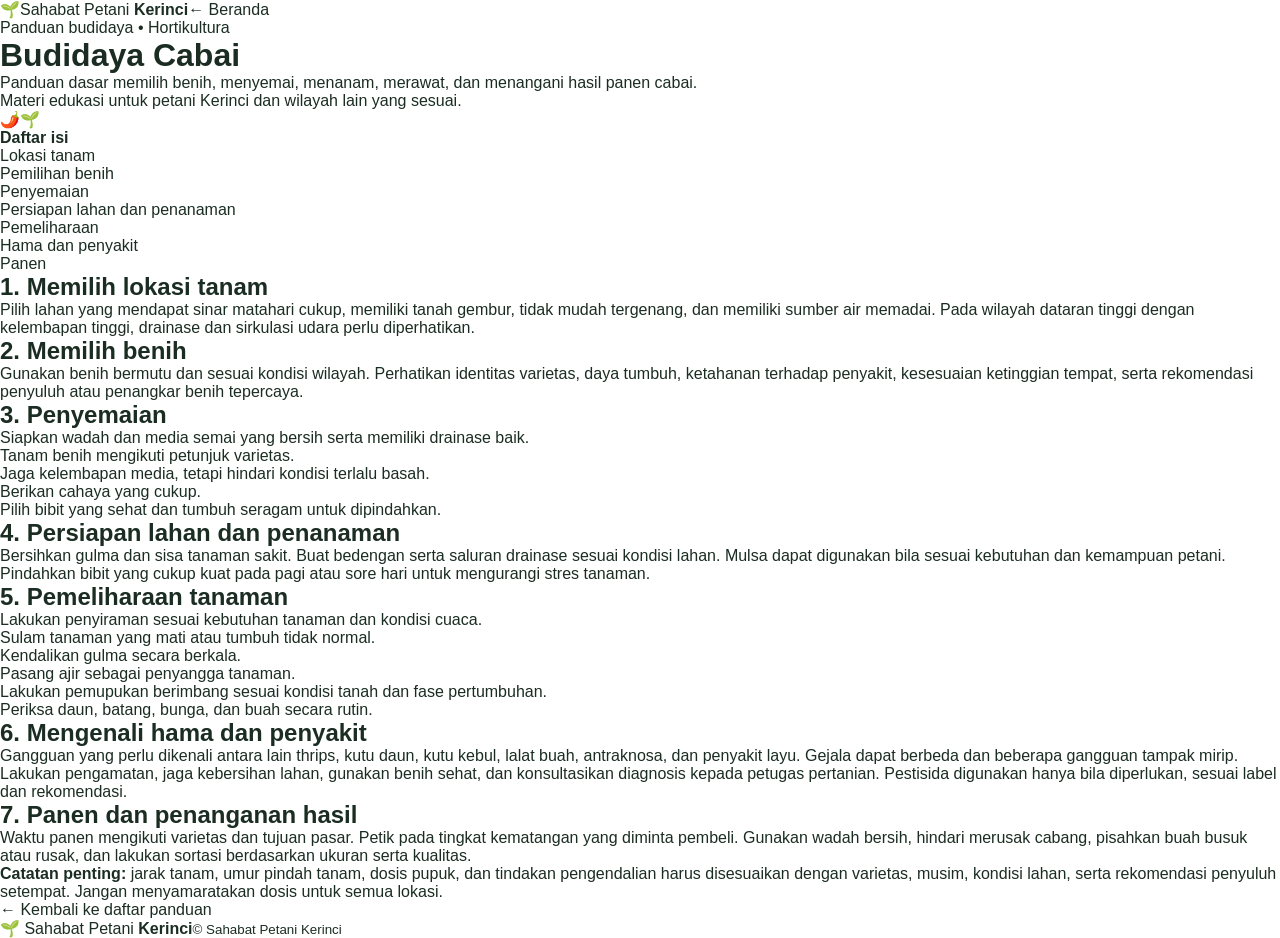
<file: cabai.html>
<!doctype html>
<html lang="id"><head><meta charset="utf-8"><meta name="viewport" content="width=device-width,initial-scale=1"><meta name="description" content="Panduan dasar budidaya cabai, mulai dari benih, persemaian, perawatan, hingga panen."><title>Panduan Budidaya Cabai | Sahabat Petani Kerinci</title><link rel="icon" href="assets/favicon.svg" type="image/svg+xml"><link rel="stylesheet" href="styles.css"></head>
<body><header class="site-header"><a class="brand" href="index.html"><span class="brand-mark">🌱</span><span>Sahabat Petani <b>Kerinci</b></span></a><a class="back-link" href="index.html">← Beranda</a></header>
<main class="section article-page">
<div class="article-hero"><div><p class="eyebrow">Panduan budidaya • Hortikultura</p><h1>Budidaya Cabai</h1><p class="article-intro">Panduan dasar memilih benih, menyemai, menanam, merawat, dan menangani hasil panen cabai.</p><p class="article-meta">Materi edukasi untuk petani Kerinci dan wilayah lain yang sesuai.</p></div><div class="article-hero-art" role="img" aria-label="Ilustrasi cabai">🌶️🌱</div></div>
<nav class="article-callout" aria-label="Daftar isi"><strong>Daftar isi</strong><ul><li><a href="#lokasi">Lokasi tanam</a></li><li><a href="#benih">Pemilihan benih</a></li><li><a href="#semai">Penyemaian</a></li><li><a href="#tanam">Persiapan lahan dan penanaman</a></li><li><a href="#rawat">Pemeliharaan</a></li><li><a href="#hama">Hama dan penyakit</a></li><li><a href="#panen">Panen</a></li></ul></nav>
<section id="lokasi"><h2>1. Memilih lokasi tanam</h2><p>Pilih lahan yang mendapat sinar matahari cukup, memiliki tanah gembur, tidak mudah tergenang, dan memiliki sumber air memadai. Pada wilayah dataran tinggi dengan kelembapan tinggi, drainase dan sirkulasi udara perlu diperhatikan.</p></section>
<section id="benih"><h2>2. Memilih benih</h2><p>Gunakan benih bermutu dan sesuai kondisi wilayah. Perhatikan identitas varietas, daya tumbuh, ketahanan terhadap penyakit, kesesuaian ketinggian tempat, serta rekomendasi penyuluh atau penangkar benih tepercaya.</p></section>
<section id="semai"><h2>3. Penyemaian</h2><ol><li>Siapkan wadah dan media semai yang bersih serta memiliki drainase baik.</li><li>Tanam benih mengikuti petunjuk varietas.</li><li>Jaga kelembapan media, tetapi hindari kondisi terlalu basah.</li><li>Berikan cahaya yang cukup.</li><li>Pilih bibit yang sehat dan tumbuh seragam untuk dipindahkan.</li></ol></section>
<section id="tanam"><h2>4. Persiapan lahan dan penanaman</h2><p>Bersihkan gulma dan sisa tanaman sakit. Buat bedengan serta saluran drainase sesuai kondisi lahan. Mulsa dapat digunakan bila sesuai kebutuhan dan kemampuan petani. Pindahkan bibit yang cukup kuat pada pagi atau sore hari untuk mengurangi stres tanaman.</p></section>
<section id="rawat"><h2>5. Pemeliharaan tanaman</h2><ul><li>Lakukan penyiraman sesuai kebutuhan tanaman dan kondisi cuaca.</li><li>Sulam tanaman yang mati atau tumbuh tidak normal.</li><li>Kendalikan gulma secara berkala.</li><li>Pasang ajir sebagai penyangga tanaman.</li><li>Lakukan pemupukan berimbang sesuai kondisi tanah dan fase pertumbuhan.</li><li>Periksa daun, batang, bunga, dan buah secara rutin.</li></ul></section>
<section id="hama"><h2>6. Mengenali hama dan penyakit</h2><p>Gangguan yang perlu dikenali antara lain thrips, kutu daun, kutu kebul, lalat buah, antraknosa, dan penyakit layu. Gejala dapat berbeda dan beberapa gangguan tampak mirip. Lakukan pengamatan, jaga kebersihan lahan, gunakan benih sehat, dan konsultasikan diagnosis kepada petugas pertanian. Pestisida digunakan hanya bila diperlukan, sesuai label dan rekomendasi.</p></section>
<section id="panen"><h2>7. Panen dan penanganan hasil</h2><p>Waktu panen mengikuti varietas dan tujuan pasar. Petik pada tingkat kematangan yang diminta pembeli. Gunakan wadah bersih, hindari merusak cabang, pisahkan buah busuk atau rusak, dan lakukan sortasi berdasarkan ukuran serta kualitas.</p></section>
<div class="article-callout"><strong>Catatan penting:</strong> jarak tanam, umur pindah tanam, dosis pupuk, dan tindakan pengendalian harus disesuaikan dengan varietas, musim, kondisi lahan, serta rekomendasi penyuluh setempat. Jangan menyamaratakan dosis untuk semua lokasi.</div>
<a class="back-link" href="index.html#panduan">← Kembali ke daftar panduan</a></main><footer class="footer"><a class="brand footer-brand" href="index.html">🌱 Sahabat Petani <b>Kerinci</b></a><small>© Sahabat Petani Kerinci</small></footer></body></html>
</file>
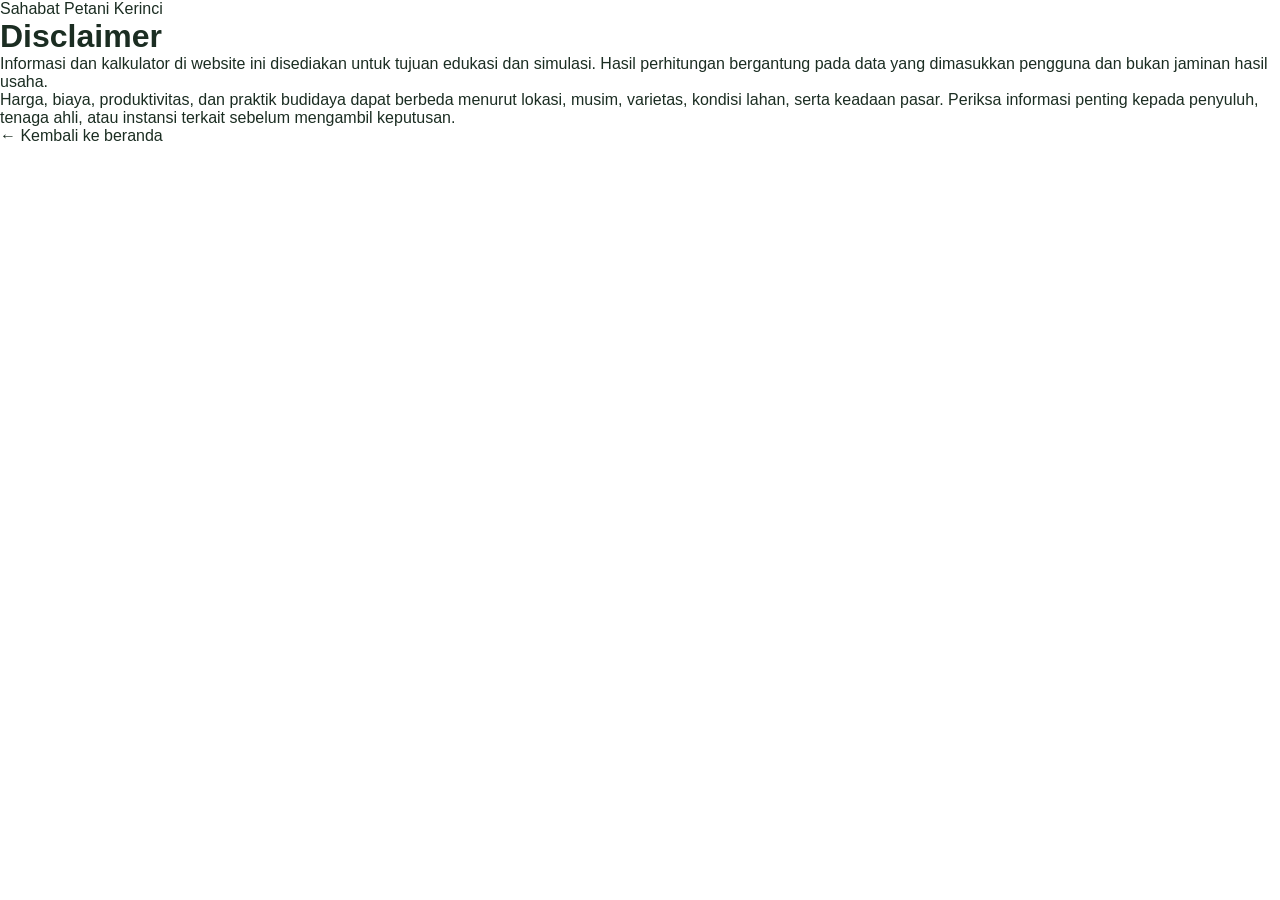
<file: disclaimer.html>
<!doctype html><html lang="id"><head><meta charset="utf-8"><meta name="viewport" content="width=device-width,initial-scale=1"><title>Disclaimer | Sahabat Petani Kerinci</title><link rel="stylesheet" href="styles.css"></head><body><main class="section"><p class="eyebrow">Sahabat Petani Kerinci</p><h1>Disclaimer</h1><p>Informasi dan kalkulator di website ini disediakan untuk tujuan edukasi dan simulasi. Hasil perhitungan bergantung pada data yang dimasukkan pengguna dan bukan jaminan hasil usaha.</p><p>Harga, biaya, produktivitas, dan praktik budidaya dapat berbeda menurut lokasi, musim, varietas, kondisi lahan, serta keadaan pasar. Periksa informasi penting kepada penyuluh, tenaga ahli, atau instansi terkait sebelum mengambil keputusan.</p><a href="index.html">← Kembali ke beranda</a></main></body></html>
</file>
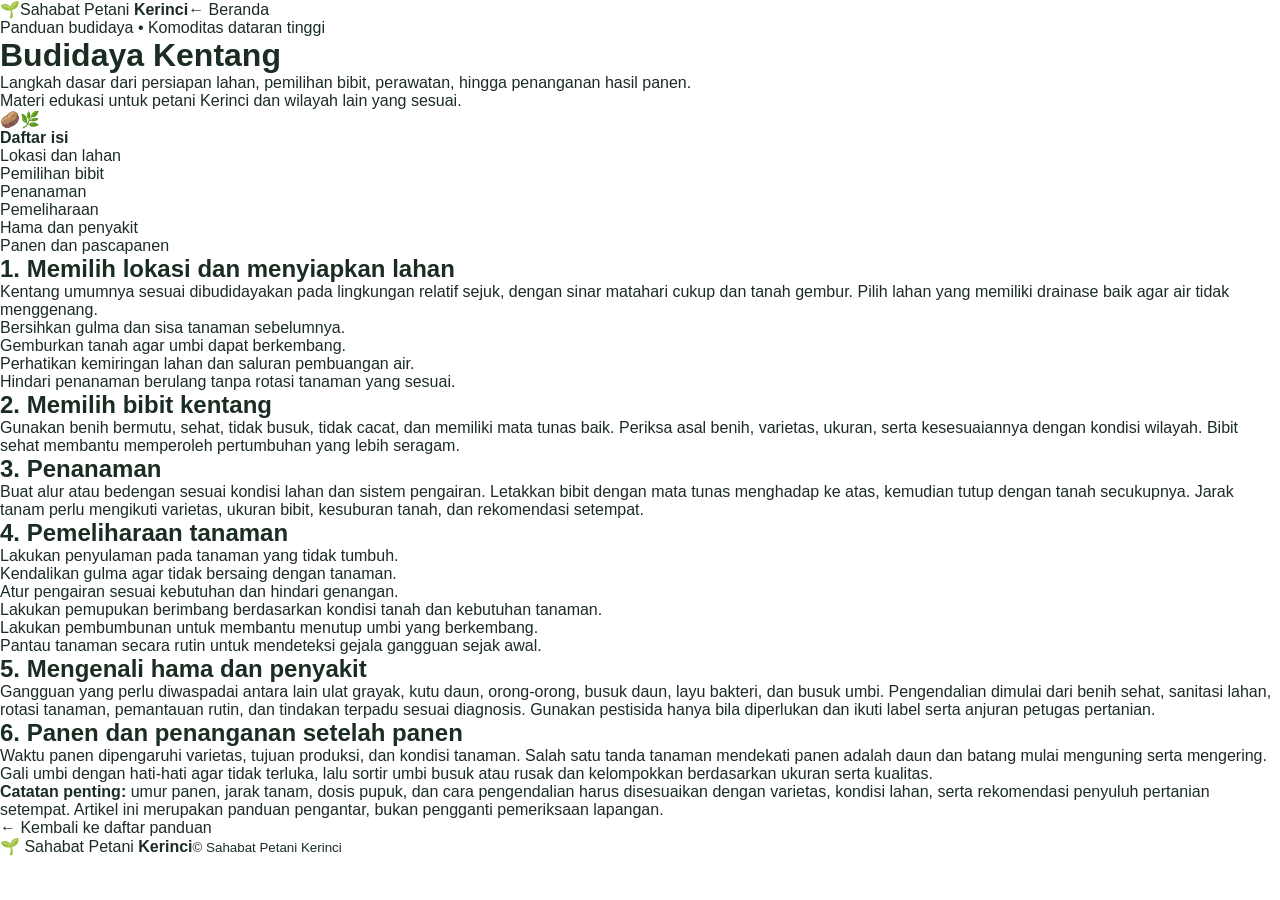
<file: kentang.html>
<!doctype html>
<html lang="id"><head><meta charset="utf-8"><meta name="viewport" content="width=device-width,initial-scale=1"><meta name="description" content="Panduan dasar budidaya kentang untuk petani, dari persiapan lahan hingga panen."><title>Panduan Budidaya Kentang | Sahabat Petani Kerinci</title><link rel="icon" href="assets/favicon.svg" type="image/svg+xml"><link rel="stylesheet" href="styles.css"></head>
<body><header class="site-header"><a class="brand" href="index.html"><span class="brand-mark">🌱</span><span>Sahabat Petani <b>Kerinci</b></span></a><a class="back-link" href="index.html">← Beranda</a></header>
<main class="section article-page">
<div class="article-hero"><div><p class="eyebrow">Panduan budidaya • Komoditas dataran tinggi</p><h1>Budidaya Kentang</h1><p class="article-intro">Langkah dasar dari persiapan lahan, pemilihan bibit, perawatan, hingga penanganan hasil panen.</p><p class="article-meta">Materi edukasi untuk petani Kerinci dan wilayah lain yang sesuai.</p></div><div class="article-hero-art" role="img" aria-label="Ilustrasi kentang">🥔🌿</div></div>
<nav class="article-callout" aria-label="Daftar isi"><strong>Daftar isi</strong><ul><li><a href="#lokasi">Lokasi dan lahan</a></li><li><a href="#bibit">Pemilihan bibit</a></li><li><a href="#tanam">Penanaman</a></li><li><a href="#rawat">Pemeliharaan</a></li><li><a href="#gangguan">Hama dan penyakit</a></li><li><a href="#panen">Panen dan pascapanen</a></li></ul></nav>
<section id="lokasi"><h2>1. Memilih lokasi dan menyiapkan lahan</h2><p>Kentang umumnya sesuai dibudidayakan pada lingkungan relatif sejuk, dengan sinar matahari cukup dan tanah gembur. Pilih lahan yang memiliki drainase baik agar air tidak menggenang.</p><ul><li>Bersihkan gulma dan sisa tanaman sebelumnya.</li><li>Gemburkan tanah agar umbi dapat berkembang.</li><li>Perhatikan kemiringan lahan dan saluran pembuangan air.</li><li>Hindari penanaman berulang tanpa rotasi tanaman yang sesuai.</li></ul></section>
<section id="bibit"><h2>2. Memilih bibit kentang</h2><p>Gunakan benih bermutu, sehat, tidak busuk, tidak cacat, dan memiliki mata tunas baik. Periksa asal benih, varietas, ukuran, serta kesesuaiannya dengan kondisi wilayah. Bibit sehat membantu memperoleh pertumbuhan yang lebih seragam.</p></section>
<section id="tanam"><h2>3. Penanaman</h2><p>Buat alur atau bedengan sesuai kondisi lahan dan sistem pengairan. Letakkan bibit dengan mata tunas menghadap ke atas, kemudian tutup dengan tanah secukupnya. Jarak tanam perlu mengikuti varietas, ukuran bibit, kesuburan tanah, dan rekomendasi setempat.</p></section>
<section id="rawat"><h2>4. Pemeliharaan tanaman</h2><ul><li>Lakukan penyulaman pada tanaman yang tidak tumbuh.</li><li>Kendalikan gulma agar tidak bersaing dengan tanaman.</li><li>Atur pengairan sesuai kebutuhan dan hindari genangan.</li><li>Lakukan pemupukan berimbang berdasarkan kondisi tanah dan kebutuhan tanaman.</li><li>Lakukan pembumbunan untuk membantu menutup umbi yang berkembang.</li><li>Pantau tanaman secara rutin untuk mendeteksi gejala gangguan sejak awal.</li></ul></section>
<section id="gangguan"><h2>5. Mengenali hama dan penyakit</h2><p>Gangguan yang perlu diwaspadai antara lain ulat grayak, kutu daun, orong-orong, busuk daun, layu bakteri, dan busuk umbi. Pengendalian dimulai dari benih sehat, sanitasi lahan, rotasi tanaman, pemantauan rutin, dan tindakan terpadu sesuai diagnosis. Gunakan pestisida hanya bila diperlukan dan ikuti label serta anjuran petugas pertanian.</p></section>
<section id="panen"><h2>6. Panen dan penanganan setelah panen</h2><p>Waktu panen dipengaruhi varietas, tujuan produksi, dan kondisi tanaman. Salah satu tanda tanaman mendekati panen adalah daun dan batang mulai menguning serta mengering. Gali umbi dengan hati-hati agar tidak terluka, lalu sortir umbi busuk atau rusak dan kelompokkan berdasarkan ukuran serta kualitas.</p></section>
<div class="article-callout"><strong>Catatan penting:</strong> umur panen, jarak tanam, dosis pupuk, dan cara pengendalian harus disesuaikan dengan varietas, kondisi lahan, serta rekomendasi penyuluh pertanian setempat. Artikel ini merupakan panduan pengantar, bukan pengganti pemeriksaan lapangan.</div>
<a class="back-link" href="index.html#panduan">← Kembali ke daftar panduan</a></main><footer class="footer"><a class="brand footer-brand" href="index.html">🌱 Sahabat Petani <b>Kerinci</b></a><small>© Sahabat Petani Kerinci</small></footer></body></html>
</file>
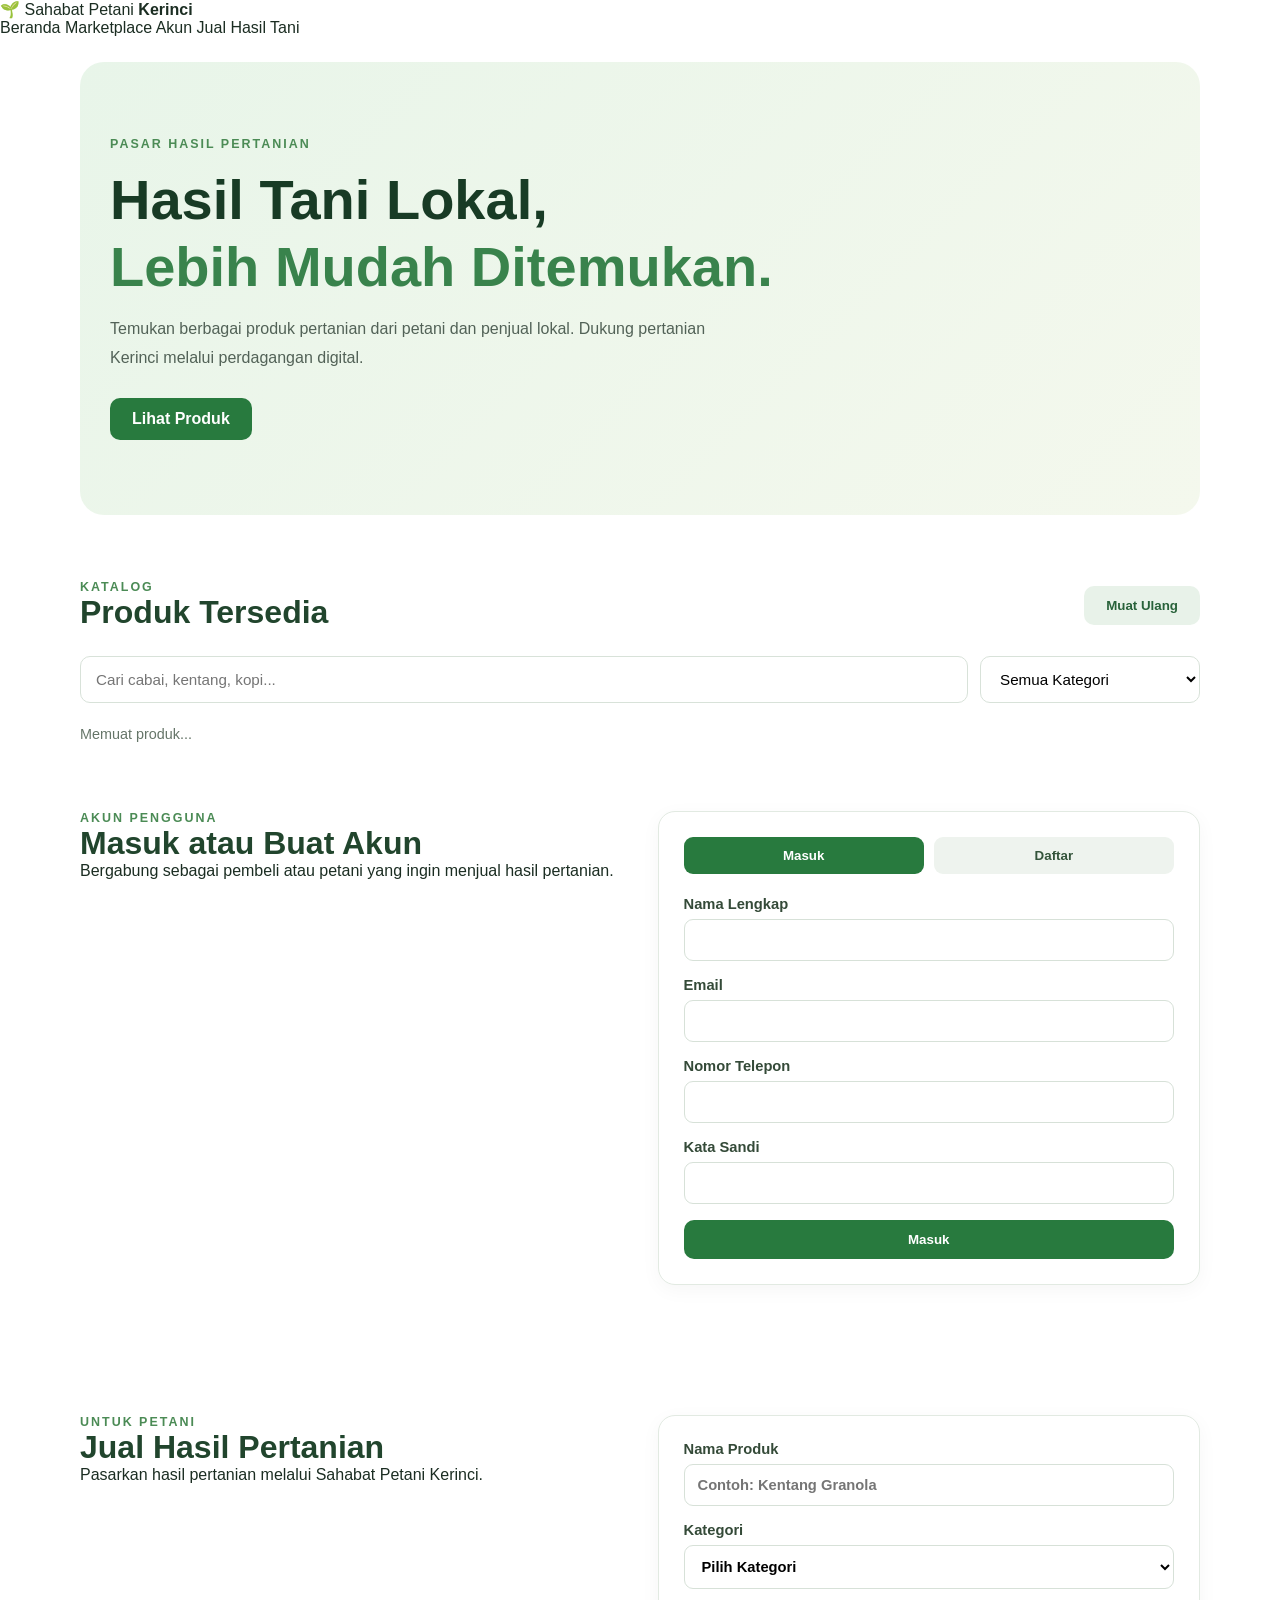
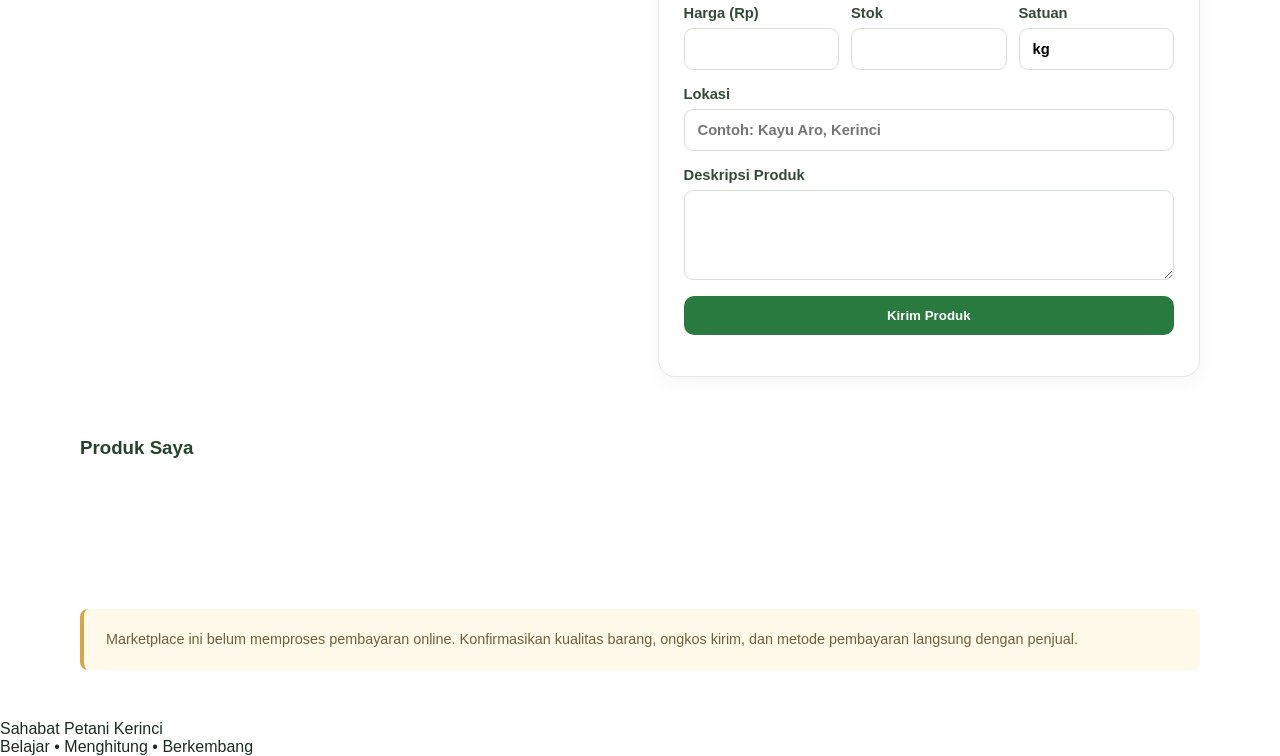
<file: marketplace.html>
<!DOCTYPE html><html lang="id">
<head>
    <meta charset="UTF-8">
    <meta name="viewport" content="width=device-width, initial-scale=1.0"><title>Marketplace | Sahabat Petani Kerinci</title>

<link rel="stylesheet" href="styles.css">
<link rel="stylesheet" href="marketplace.css">

</head><body><header class="site-header">
    <a class="brand" href="index.html">
        <span class="brand-mark">🌱</span>
        <span>Sahabat Petani <b>Kerinci</b></span>
    </a><nav class="nav">
    <a href="index.html">Beranda</a>
    <a href="#produk">Marketplace</a>
    <a href="#akun">Akun</a>
    <a href="#jual">Jual Hasil Tani</a>
</nav>

</header><main class="market-wrap"><section class="market-hero">
    <p class="eyebrow">PASAR HASIL PERTANIAN</p>

    <h1>
        Hasil Tani Lokal,
        <br>
        <em>Lebih Mudah Ditemukan.</em>
    </h1>

    <p>
        Temukan berbagai produk pertanian dari petani
        dan penjual lokal. Dukung pertanian Kerinci
        melalui perdagangan digital.
    </p>

    <a href="#produk" class="btn primary">
        Lihat Produk
    </a>
</section>

<section id="produk" class="market-section">

    <div class="market-heading">
        <div>
            <p class="eyebrow">KATALOG</p>
            <h2>Produk Tersedia</h2>
        </div>

        <button
            class="btn secondary"
            id="refresh-products"
            type="button">
            Muat Ulang
        </button>
    </div>

    <div class="market-tools">

        <input
            id="product-search"
            type="search"
            placeholder="Cari cabai, kentang, kopi..."
        >

        <select id="category-filter">
            <option value="">Semua Kategori</option>
            <option>Sayuran</option>
            <option>Buah</option>
            <option>Perkebunan</option>
            <option>Hasil olahan</option>
            <option>Lainnya</option>
        </select>

    </div>

    <p id="products-status">Memuat produk...</p>

    <div id="product-grid" class="product-grid"></div>

</section>

<section id="akun" class="market-section account-section">

    <div>
        <p class="eyebrow">AKUN PENGGUNA</p>
        <h2>Masuk atau Buat Akun</h2>

        <p>
            Bergabung sebagai pembeli atau petani
            yang ingin menjual hasil pertanian.
        </p>
    </div>

    <div class="account-card">

        <div class="form-tabs">
            <button type="button" class="active" data-mode="login">
                Masuk
            </button>

            <button type="button" data-mode="register">
                Daftar
            </button>
        </div>

        <form id="auth-form">

            <label id="name-field" hidden>
                Nama Lengkap
                <input name="name" maxlength="100">
            </label>

            <label>
                Email
                <input name="email" type="email" required>
            </label>

            <label id="phone-field" hidden>
                Nomor Telepon
                <input name="phone" maxlength="30">
            </label>

            <label>
                Kata Sandi
                <input
                    name="password"
                    type="password"
                    required
                    minlength="8">
            </label>

            <button
                class="btn primary full"
                id="auth-submit"
                type="submit">
                Masuk
            </button>

        </form>

        <p id="auth-message"></p>

        <div id="signed-in" hidden>
            <p id="user-summary"></p>

            <button
                class="btn secondary"
                id="become-seller"
                type="button">
                Aktifkan Akun Penjual
            </button>

            <button
                class="btn secondary"
                id="logout"
                type="button">
                Keluar
            </button>
        </div>

    </div>

</section>

<section id="jual" class="market-section seller-section">

    <div>
        <p class="eyebrow">UNTUK PETANI</p>
        <h2>Jual Hasil Pertanian</h2>

        <p>
            Pasarkan hasil pertanian melalui
            Sahabat Petani Kerinci.
        </p>
    </div>

    <form id="product-form" class="seller-card">

        <label>
            Nama Produk
            <input
                name="name"
                required
                maxlength="150"
                placeholder="Contoh: Kentang Granola">
        </label>

        <label>
            Kategori
            <select name="category" required>
                <option value="">Pilih Kategori</option>
                <option>Sayuran</option>
                <option>Buah</option>
                <option>Perkebunan</option>
                <option>Hasil olahan</option>
                <option>Lainnya</option>
            </select>
        </label>

        <div class="form-row">

            <label>
                Harga (Rp)
                <input name="price" type="number" min="0" required>
            </label>

            <label>
                Stok
                <input name="stock" type="number" min="0" required>
            </label>

            <label>
                Satuan
                <input name="unit" value="kg" required>
            </label>

        </div>

        <label>
            Lokasi
            <input
                name="location"
                placeholder="Contoh: Kayu Aro, Kerinci">
        </label>

        <label>
            Deskripsi Produk
            <textarea name="description" rows="4"></textarea>
        </label>

        <button class="btn primary full" type="submit">
            Kirim Produk
        </button>

        <p id="product-message"></p>

    </form>

    <div class="my-products-section">
        <h3>Produk Saya</h3>
        <div id="my-products" class="product-grid"></div>
    </div>

</section>

<div class="market-disclaimer">
    Marketplace ini belum memproses pembayaran online.
    Konfirmasikan kualitas barang, ongkos kirim,
    dan metode pembayaran langsung dengan penjual.
</div>

</main><footer class="footer">
    <a href="index.html" class="footer-brand">
        Sahabat Petani Kerinci
    </a><p>Belajar • Menghitung • Berkembang</p>

</footer><script src="marketplace.js" defer></script></body>
</html>
</file>
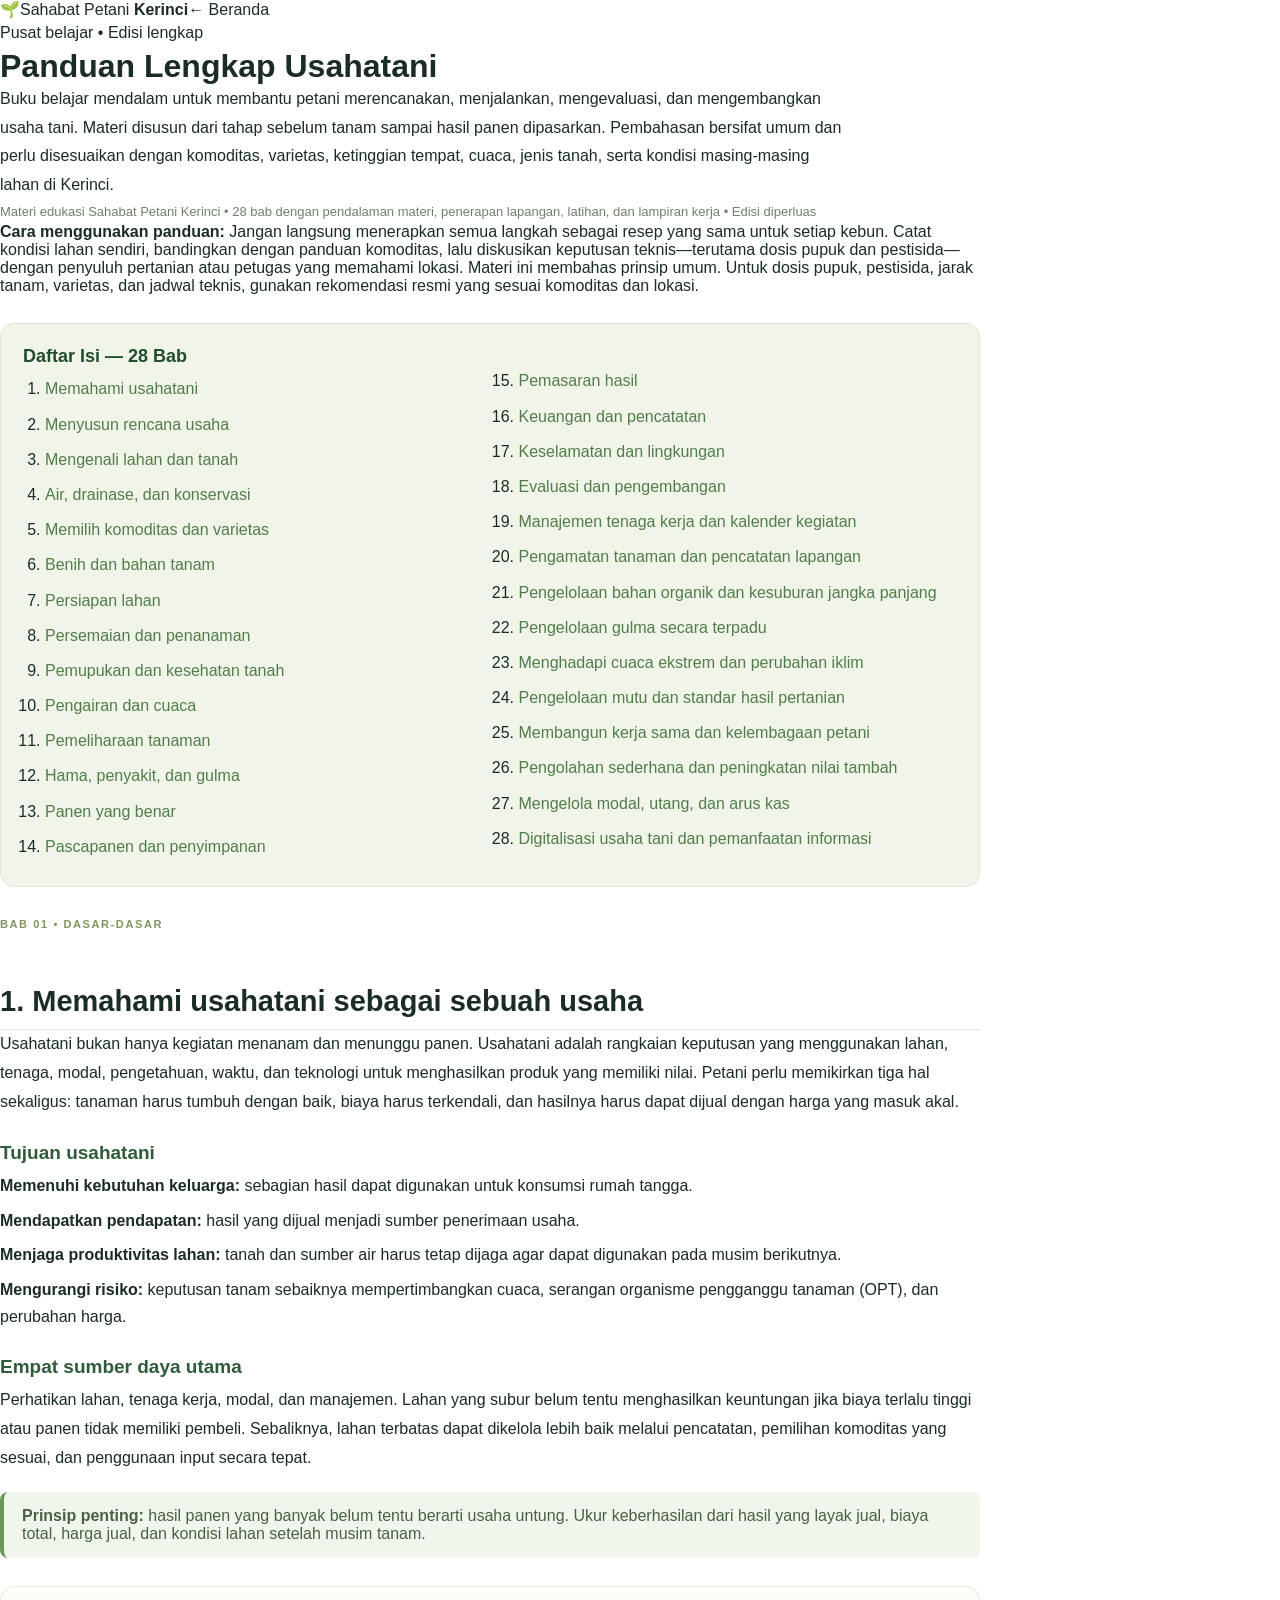
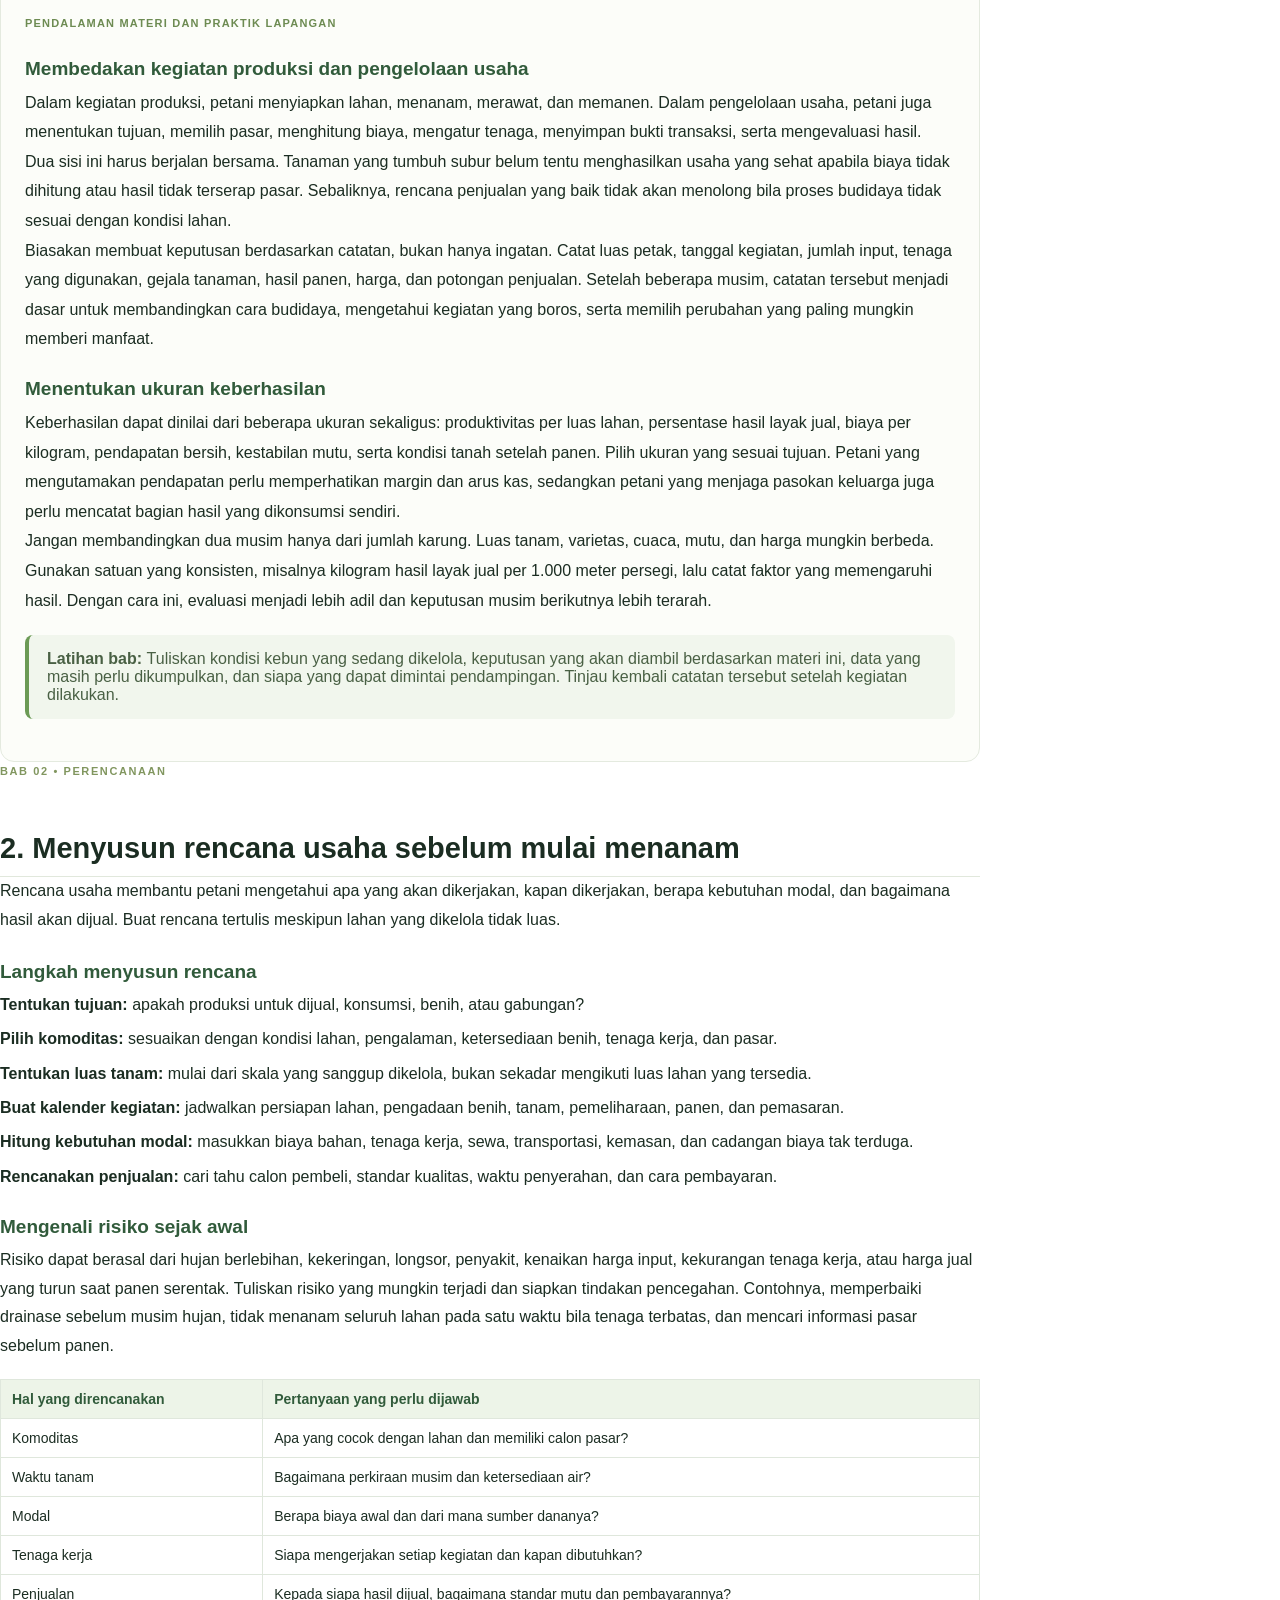
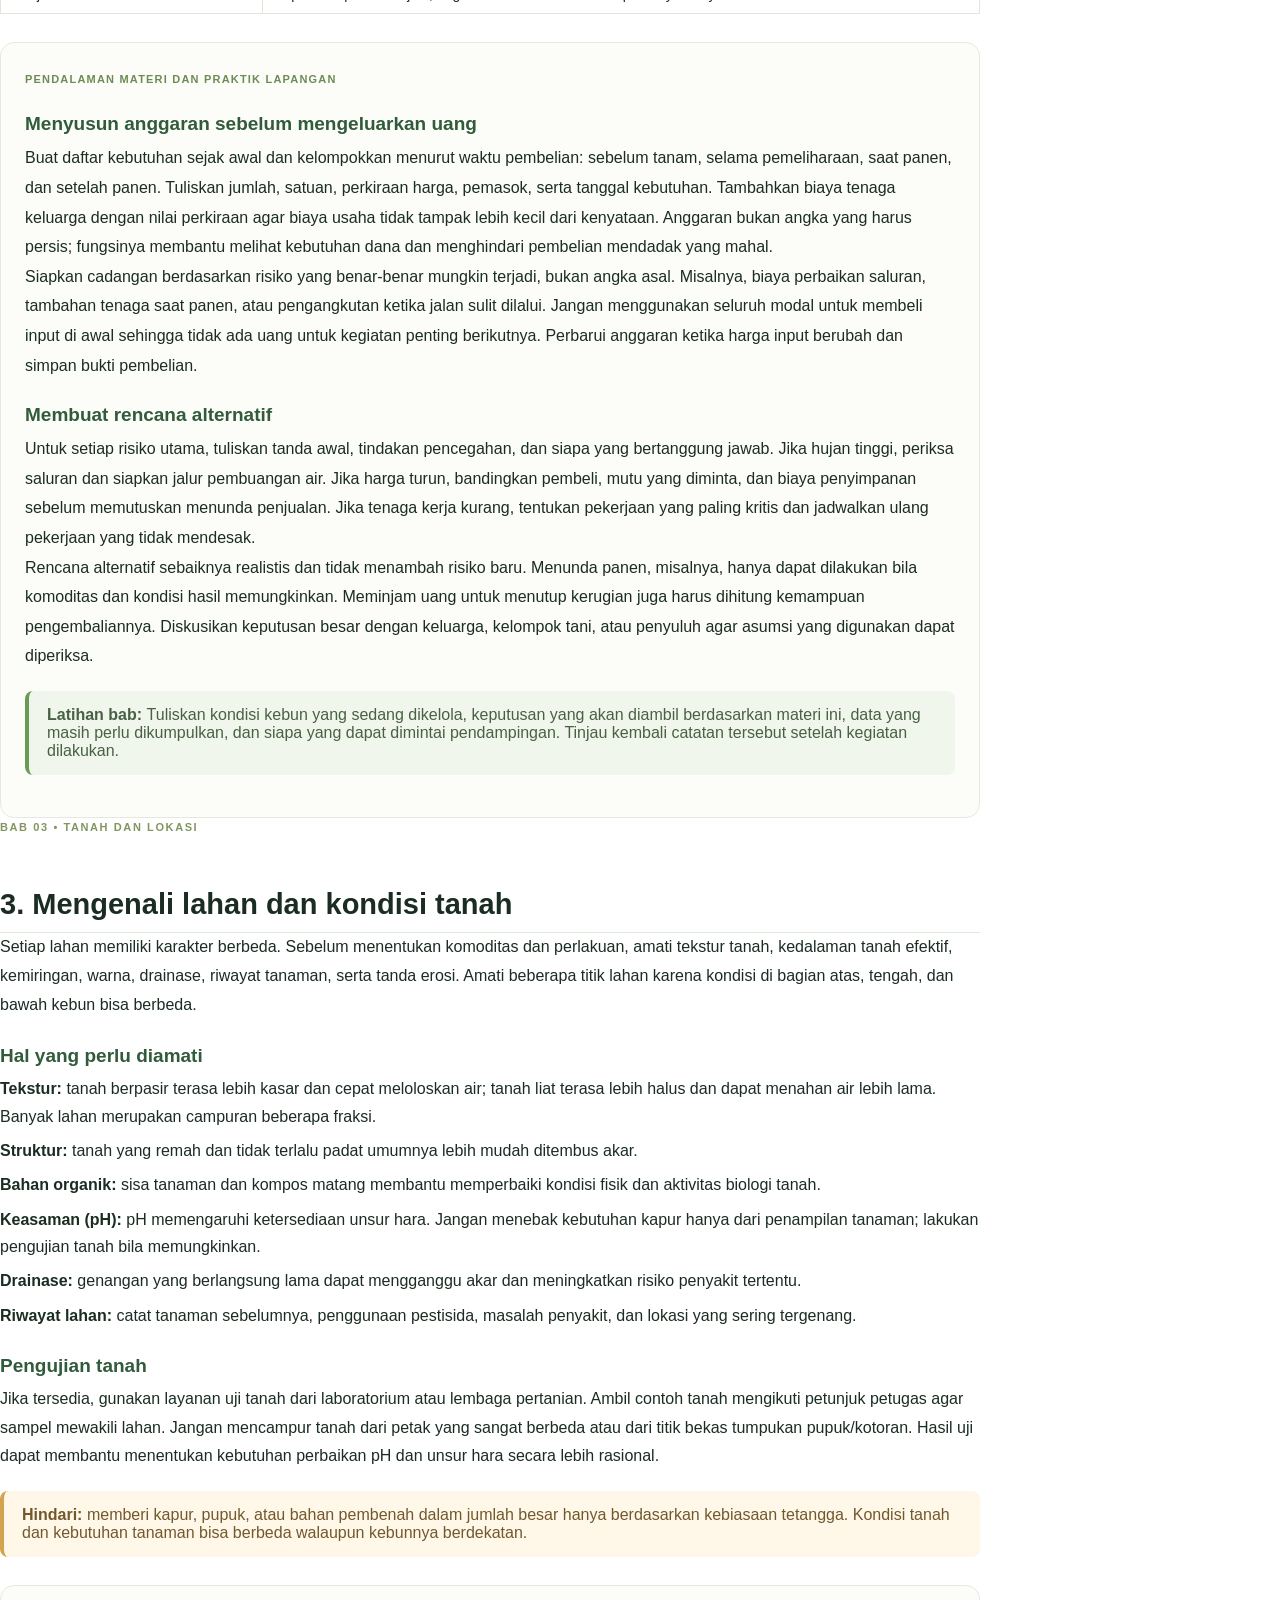
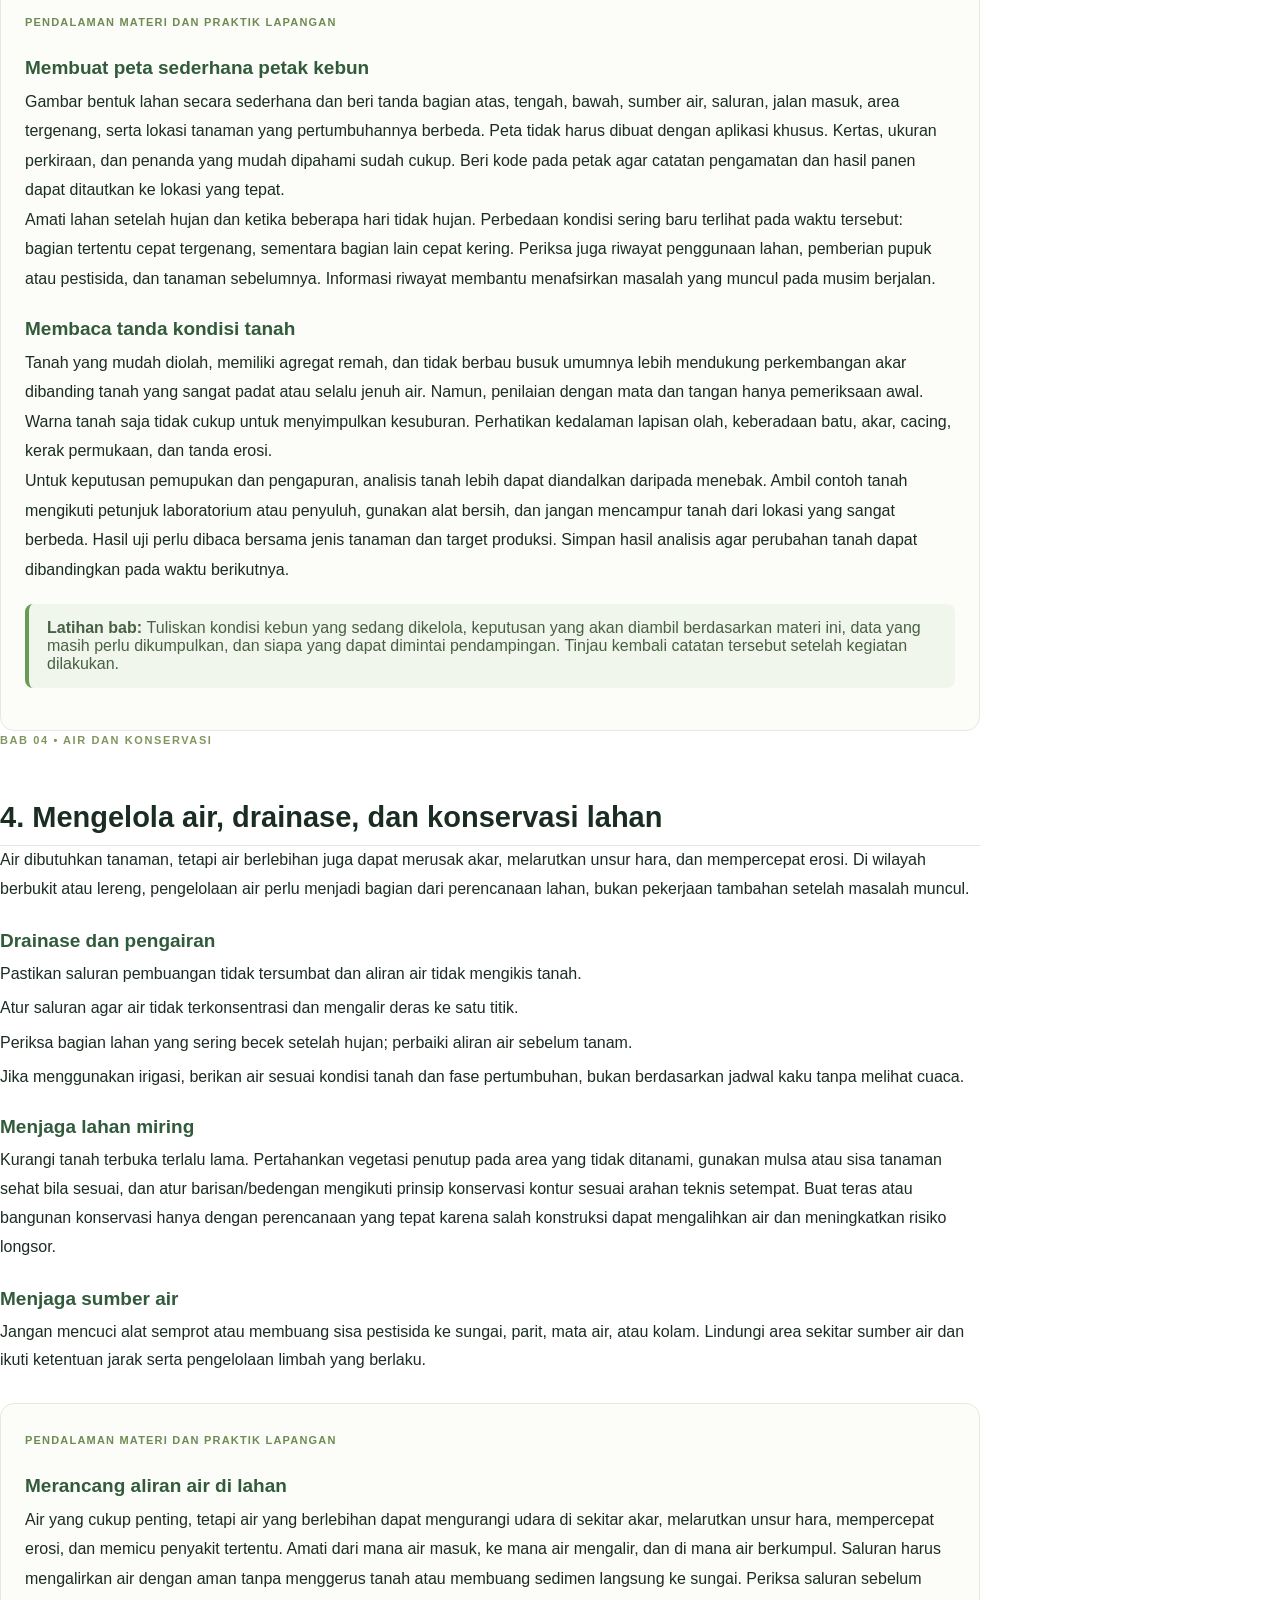
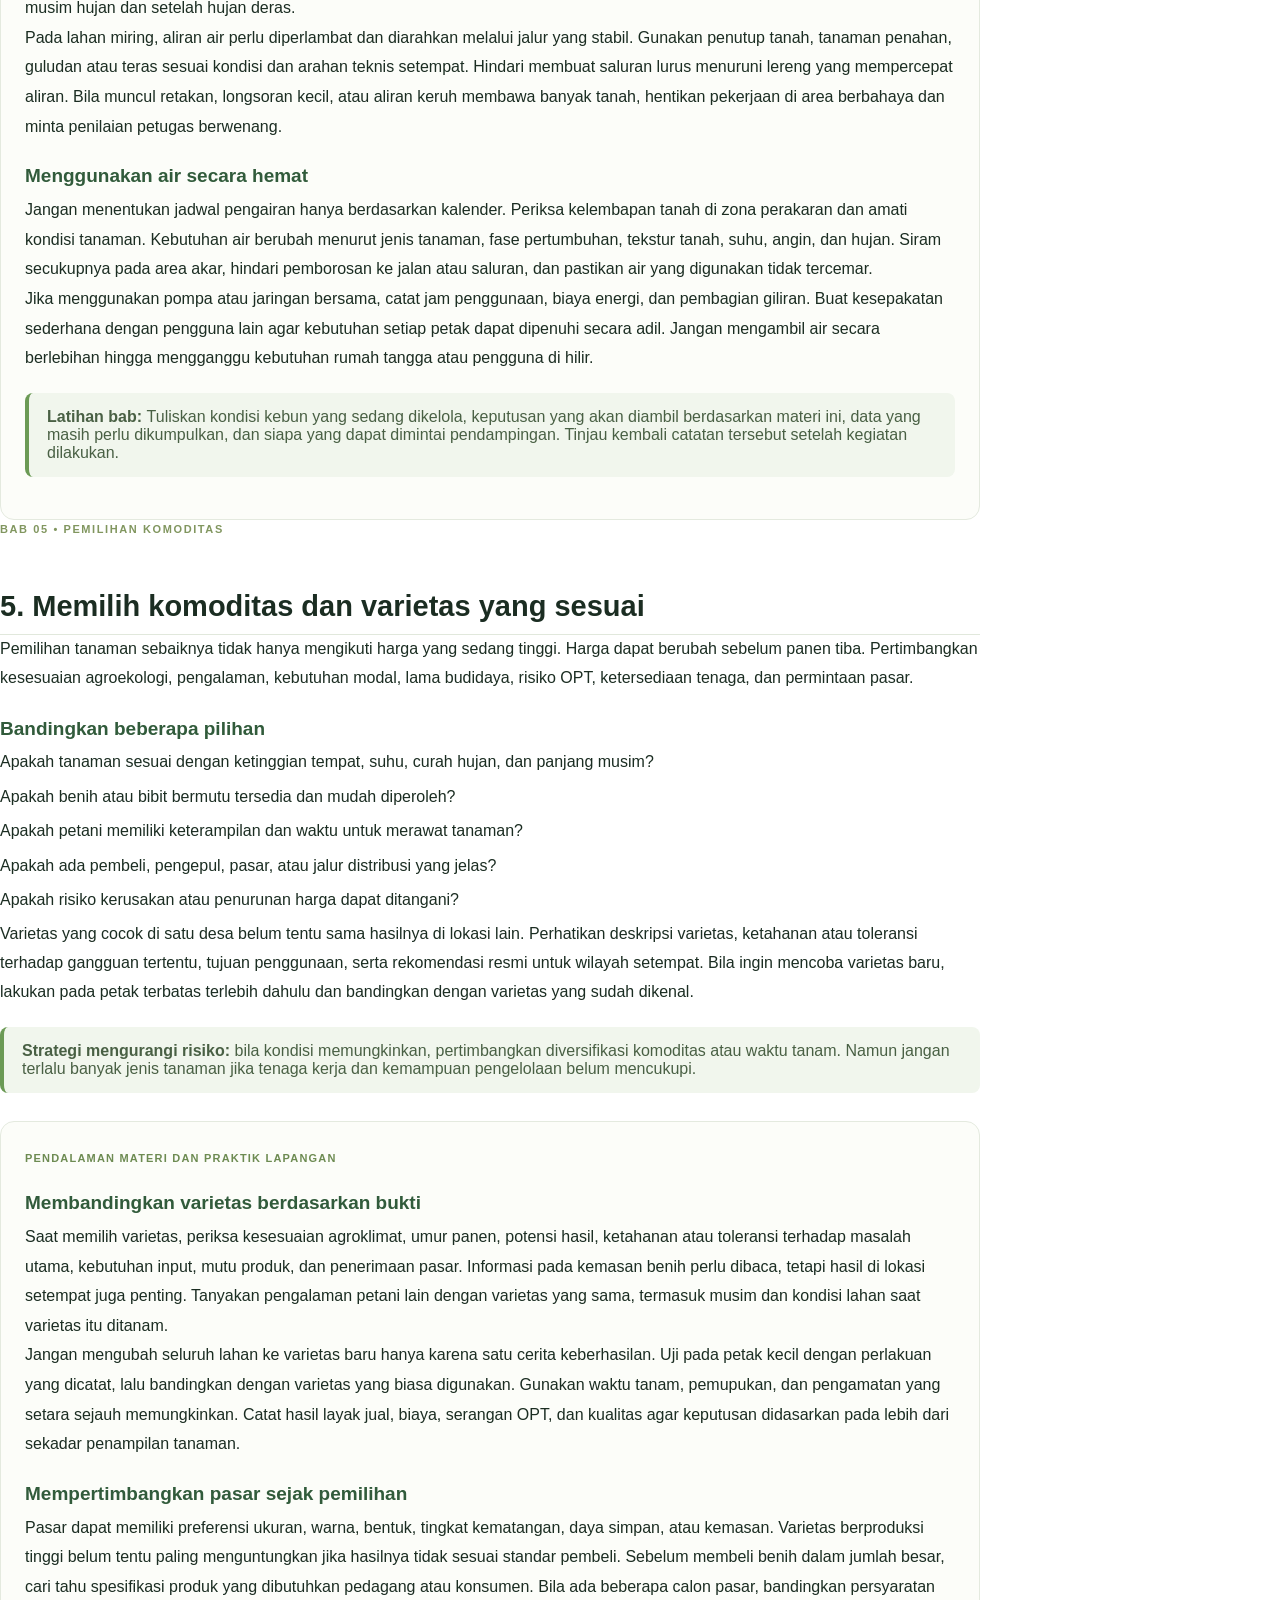
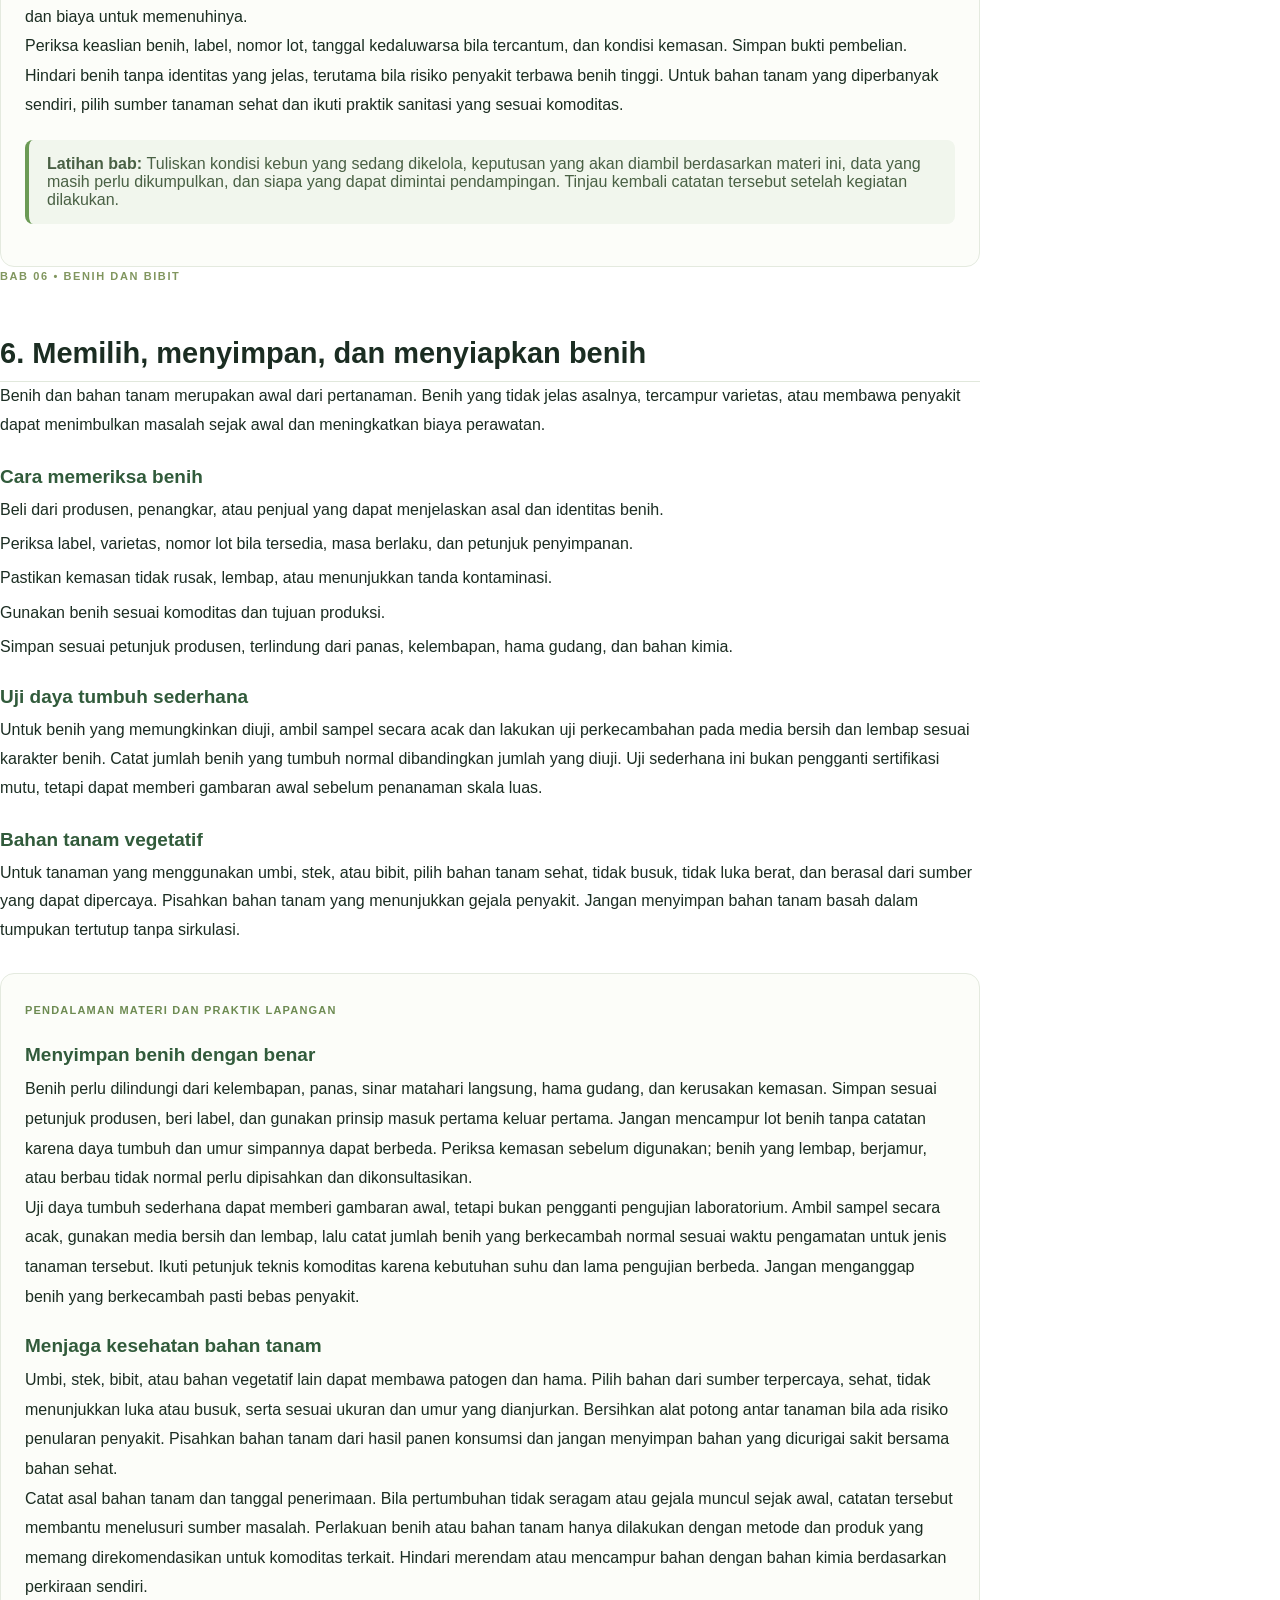
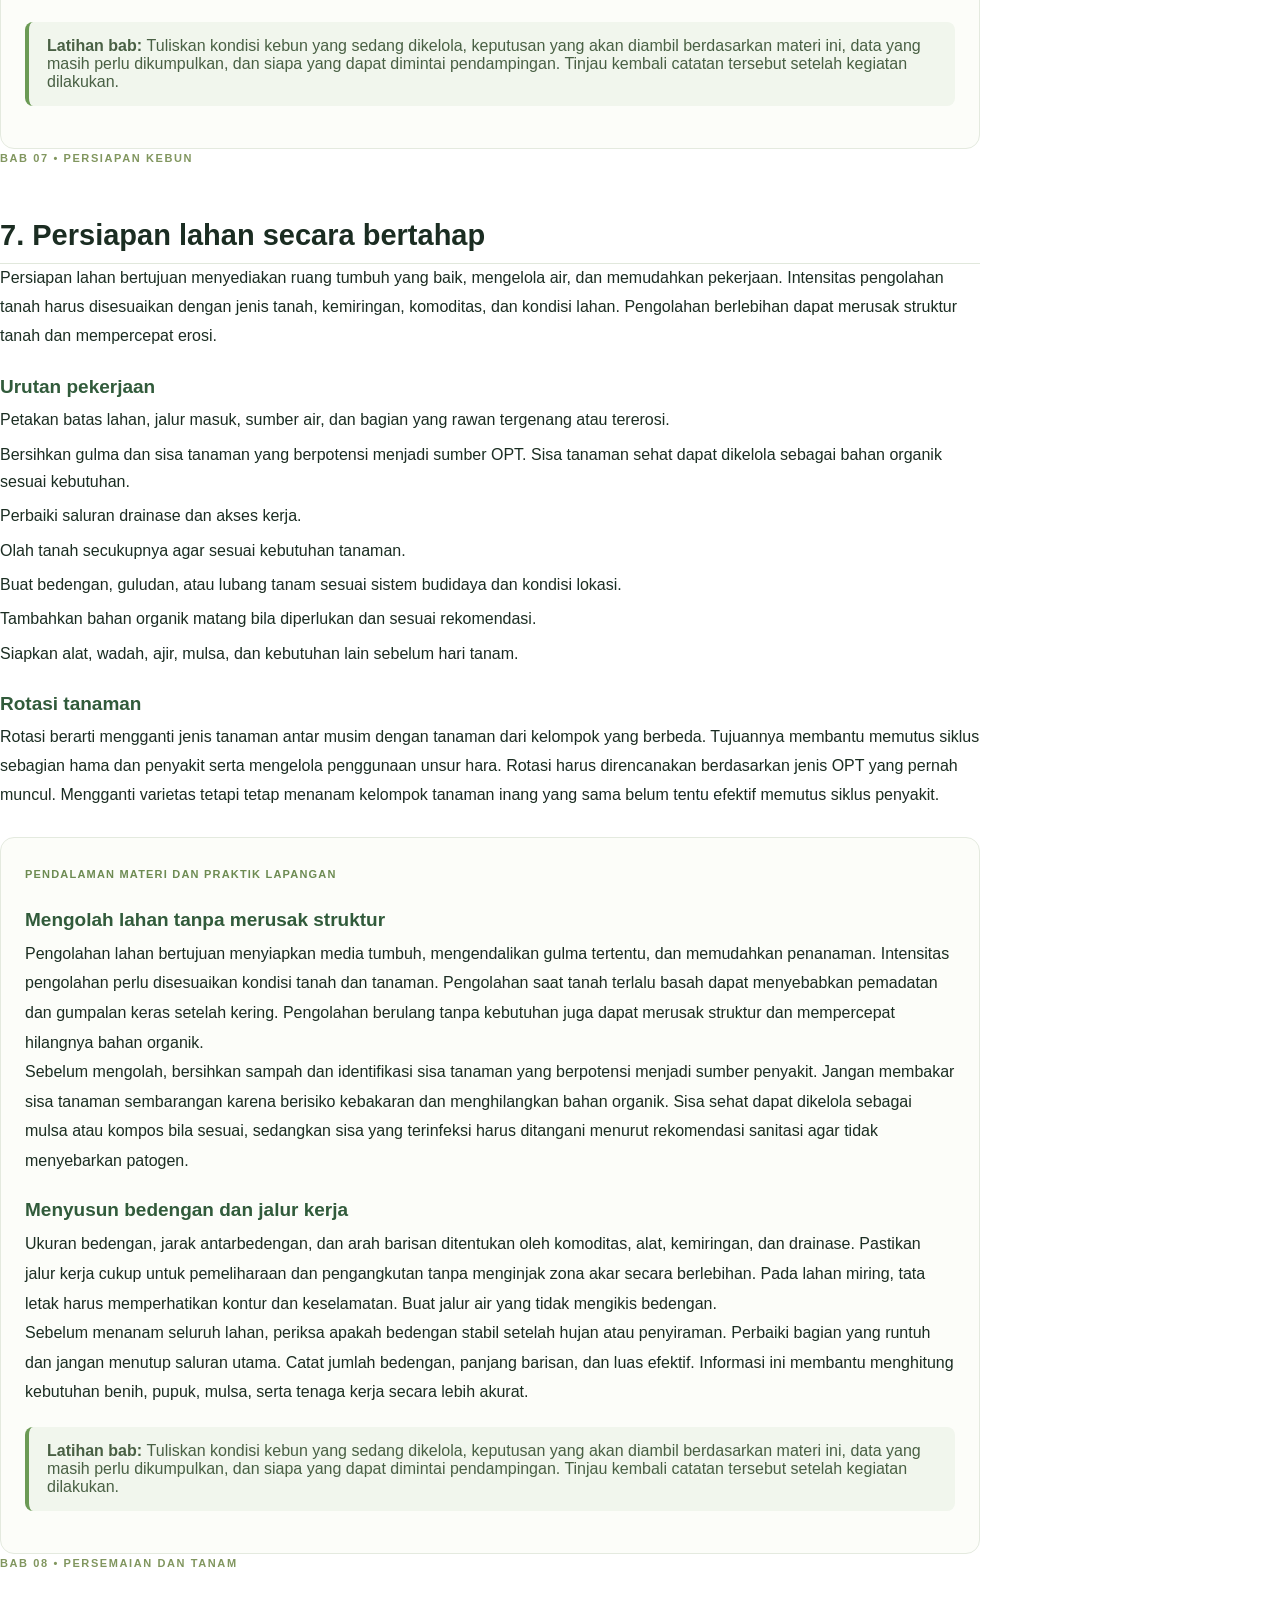
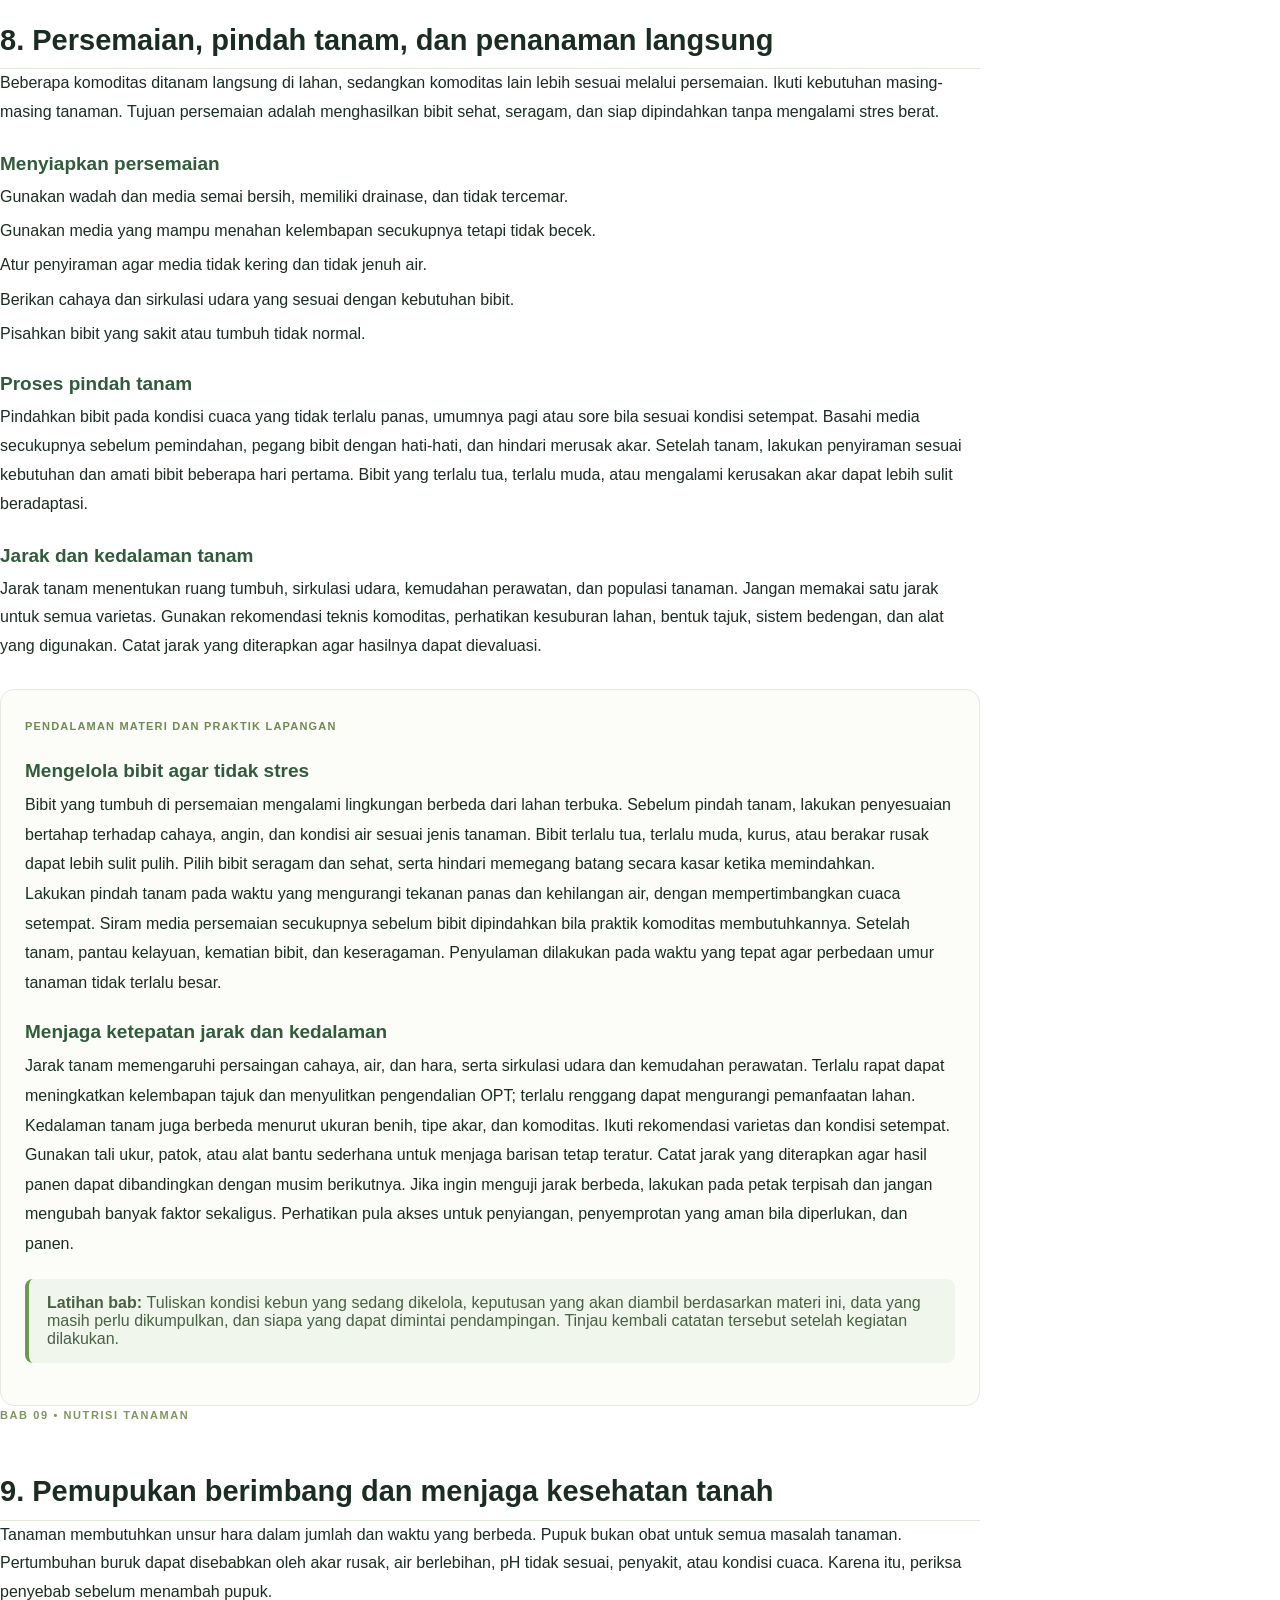
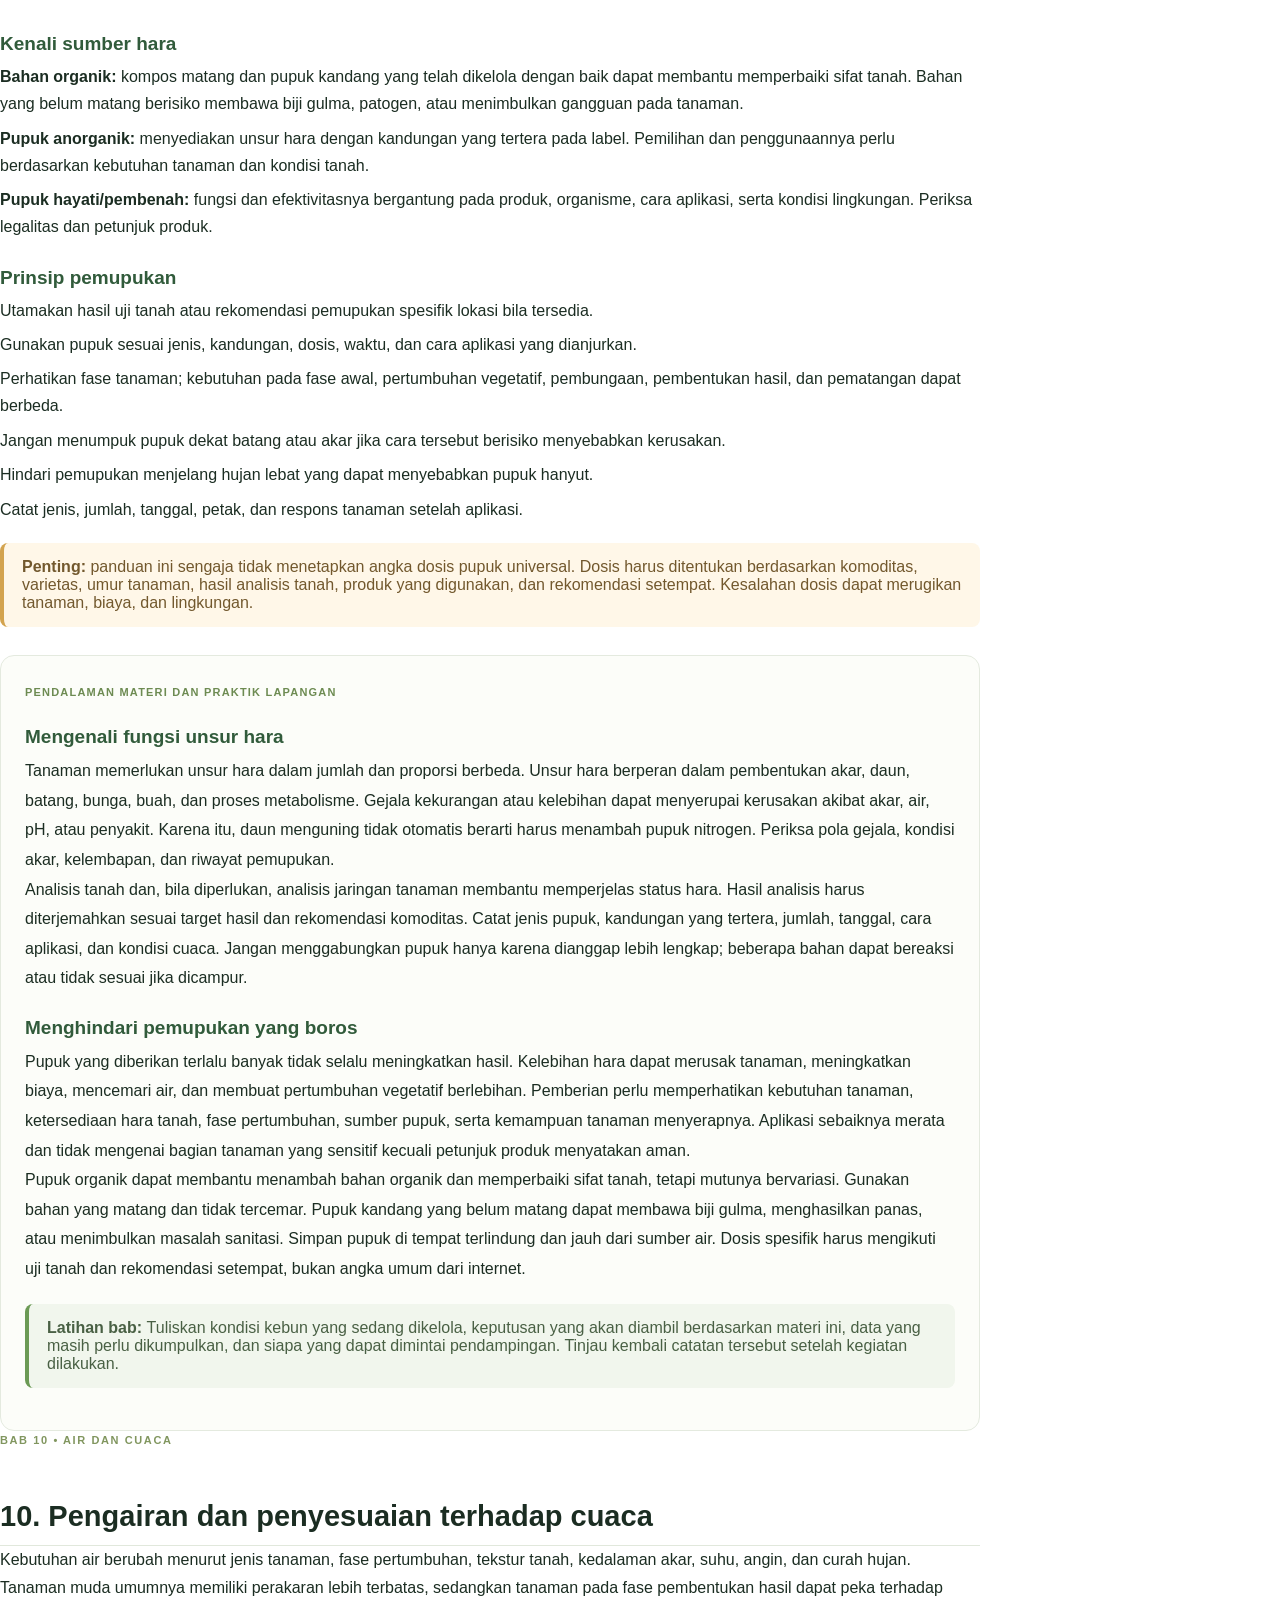
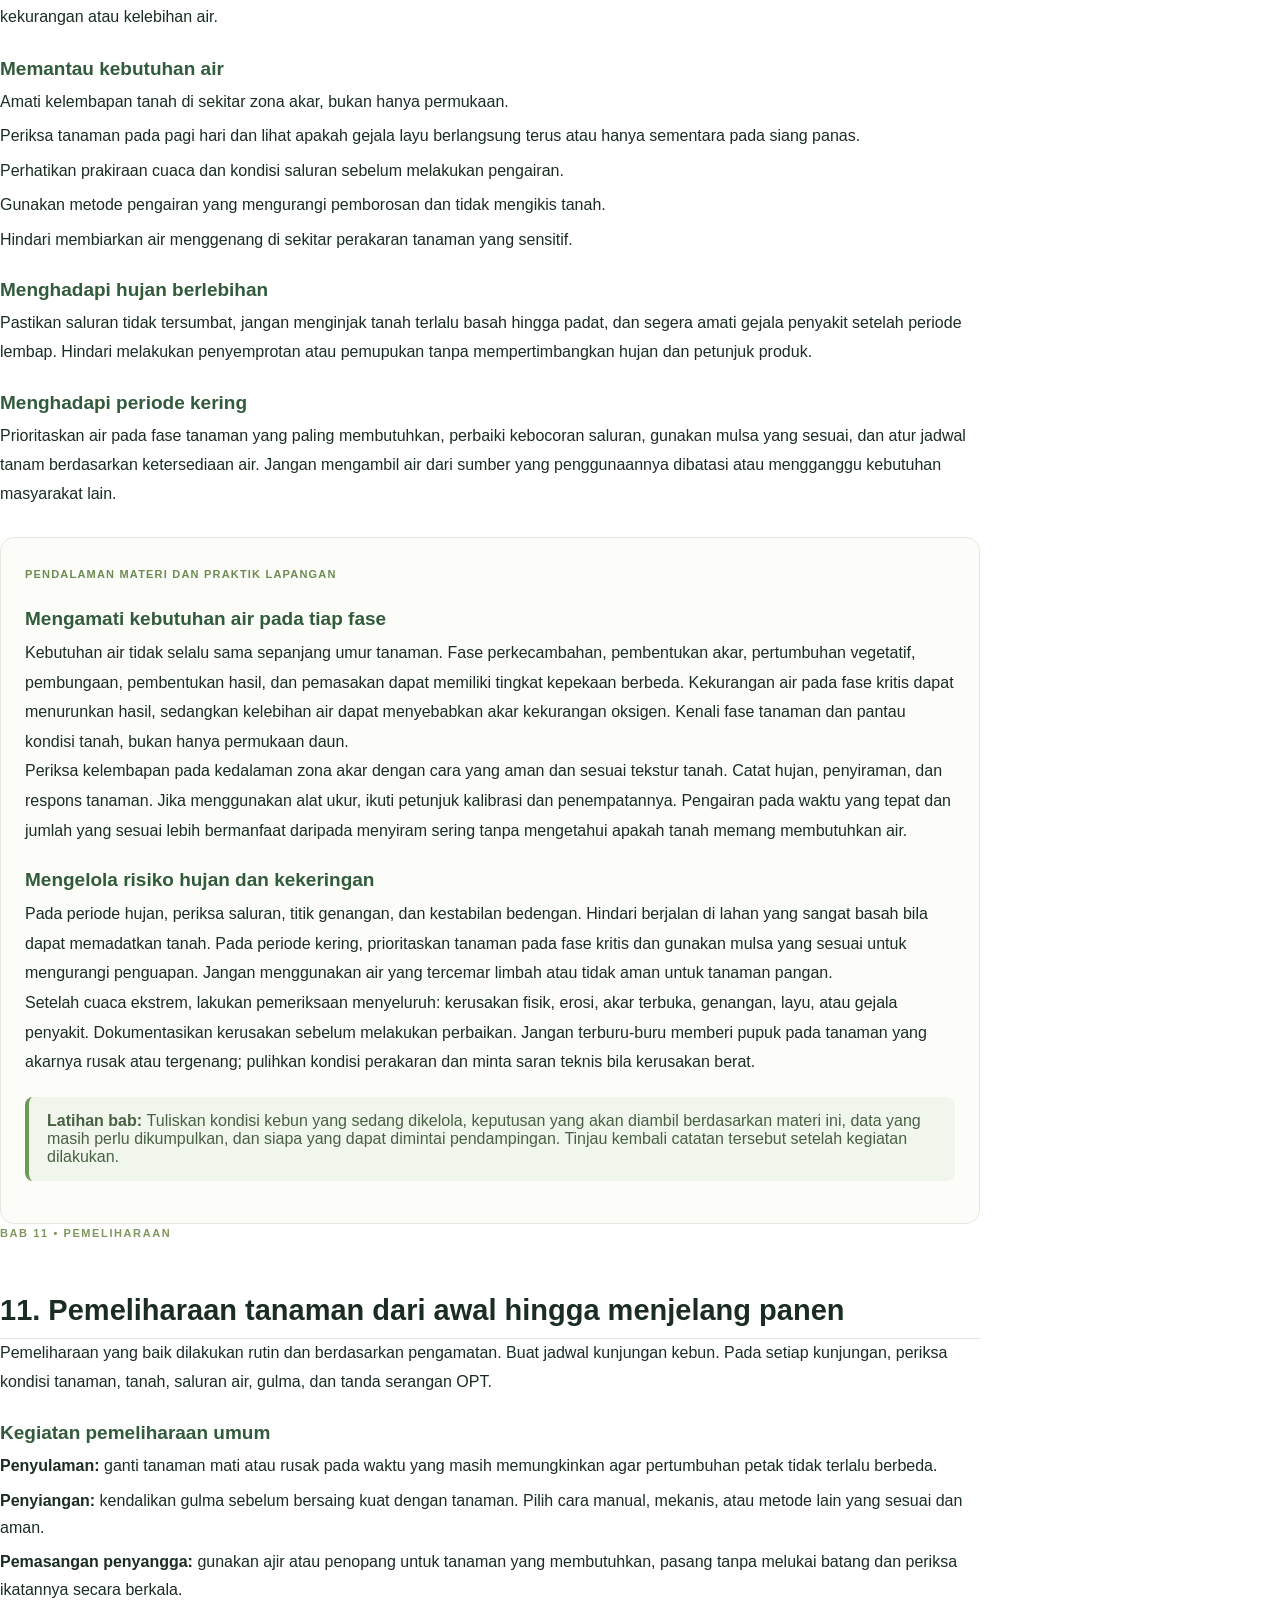
<file: panduan.html>
<!DOCTYPE html>

<html lang="id">
<head>
<meta charset="utf-8"/><meta content="width=device-width,initial-scale=1" name="viewport"/>
<title>Panduan Lengkap Usahatani | Sahabat Petani Kerinci</title>
<meta content="Buku panduan lengkap usahatani: perencanaan, lahan, benih, budidaya, pemupukan, pengairan, pengendalian OPT, panen, pemasaran, dan pencatatan usaha tani." name="description"/>
<link href="assets/favicon.svg" rel="icon" type="image/svg+xml"/><link href="styles.css" rel="stylesheet"/>
<style>
.guide-book{max-width:980px}.guide-book .article-intro{max-width:850px}.guide-book .book-meta{font-size:13px;color:#71806f}.guide-book .toc{background:#f0f4e9;border:1px solid #dce8d4;border-radius:14px;padding:22px;margin:28px 0}.guide-book .toc strong{color:#214c32;font-size:18px}.guide-book .toc ol{columns:2;column-gap:35px;padding-left:22px}.guide-book .toc li{break-inside:avoid;margin:8px 0}.guide-book .toc a{color:#527d4a;text-decoration:none}.guide-book h2{font-size:clamp(22px,3vw,29px);line-height:1.25;margin-top:48px;padding-bottom:10px;border-bottom:1px solid #e1e8dc}.guide-book h3{font-size:19px;color:#315b3b;margin:26px 0 8px}.guide-book p{line-height:1.8}.guide-book li{line-height:1.7;margin:.45rem 0}.guide-book .chapter-kicker{font-size:11px;letter-spacing:1.6px;text-transform:uppercase;font-weight:800;color:#81965f;margin-bottom:4px}.guide-book .tip{background:#f1f6ed;border-left:4px solid #6b9a55;border-radius:8px;padding:15px 18px;margin:20px 0;color:#496044}.guide-book .warning{background:#fff7e8;border-left:4px solid #d3a34e;border-radius:8px;padding:15px 18px;margin:20px 0;color:#72582d}.guide-book .table-wrap{overflow-x:auto;margin:18px 0}.guide-book table{border-collapse:collapse;width:100%;min-width:560px;font-size:14px}.guide-book th,.guide-book td{border:1px solid #dfe7dc;padding:11px;text-align:left;vertical-align:top}.guide-book th{background:#edf4e8;color:#315b3b}.guide-book .checklist{background:#fbfcf8;border:1px solid #e0e8dc;border-radius:12px;padding:18px 22px}.guide-book .checklist ul{list-style:'☐  ';padding-left:22px}.guide-book .chapter-end{margin-top:28px;color:#839080;font-size:12px}.guide-book .back-top{font-size:12px;text-decoration:none;color:#648441;font-weight:700}
@media(max-width:650px){.guide-book .toc ol{columns:1}.guide-book{padding-left:20px;padding-right:20px}}

.guide-book .expanded-material{margin-top:28px;padding:22px 24px;background:#fcfdf9;border:1px solid #e4eadf;border-radius:14px}.guide-book .expanded-material h3{margin-top:24px}.guide-book .expanded-material p{line-height:1.85}.guide-book .expanded-material .chapter-kicker{margin-top:4px;color:#6d8b52;font-size:11px;font-weight:800;letter-spacing:1.2px;text-transform:uppercase}
</style>
</head>
<body>
<header class="site-header"><a class="brand" href="index.html"><span class="brand-mark">🌱</span><span>Sahabat Petani <b>Kerinci</b></span></a><a class="back-link" href="index.html">← Beranda</a></header>
<main class="section article-page guide-book" id="atas">
<p class="eyebrow">Pusat belajar • Edisi lengkap</p>
<h1>Panduan Lengkap Usahatani</h1>
<p class="article-intro">Buku belajar mendalam untuk membantu petani merencanakan, menjalankan, mengevaluasi, dan mengembangkan usaha tani. Materi disusun dari tahap sebelum tanam sampai hasil panen dipasarkan. Pembahasan bersifat umum dan perlu disesuaikan dengan komoditas, varietas, ketinggian tempat, cuaca, jenis tanah, serta kondisi masing-masing lahan di Kerinci.</p>
<p class="book-meta">Materi edukasi Sahabat Petani Kerinci • 28 bab dengan pendalaman materi, penerapan lapangan, latihan, dan lampiran kerja • Edisi diperluas</p>
<div class="article-callout"><strong>Cara menggunakan panduan:</strong> Jangan langsung menerapkan semua langkah sebagai resep yang sama untuk setiap kebun. Catat kondisi lahan sendiri, bandingkan dengan panduan komoditas, lalu diskusikan keputusan teknis—terutama dosis pupuk dan pestisida—dengan penyuluh pertanian atau petugas yang memahami lokasi. Materi ini membahas prinsip umum. Untuk dosis pupuk, pestisida, jarak tanam, varietas, dan jadwal teknis, gunakan rekomendasi resmi yang sesuai komoditas dan lokasi.</div>
<nav aria-label="Daftar isi" class="toc"><strong>Daftar Isi — 28 Bab</strong><ol>
<li><a href="#bab1">Memahami usahatani</a></li><li><a href="#bab2">Menyusun rencana usaha</a></li><li><a href="#bab3">Mengenali lahan dan tanah</a></li><li><a href="#bab4">Air, drainase, dan konservasi</a></li><li><a href="#bab5">Memilih komoditas dan varietas</a></li><li><a href="#bab6">Benih dan bahan tanam</a></li><li><a href="#bab7">Persiapan lahan</a></li><li><a href="#bab8">Persemaian dan penanaman</a></li><li><a href="#bab9">Pemupukan dan kesehatan tanah</a></li><li><a href="#bab10">Pengairan dan cuaca</a></li><li><a href="#bab11">Pemeliharaan tanaman</a></li><li><a href="#bab12">Hama, penyakit, dan gulma</a></li><li><a href="#bab13">Panen yang benar</a></li><li><a href="#bab14">Pascapanen dan penyimpanan</a></li><li><a href="#bab15">Pemasaran hasil</a></li><li><a href="#bab16">Keuangan dan pencatatan</a></li><li><a href="#bab17">Keselamatan dan lingkungan</a></li><li><a href="#bab18">Evaluasi dan pengembangan</a></li><li><a href="#bab19">Manajemen tenaga kerja dan kalender kegiatan</a></li><li><a href="#bab20">Pengamatan tanaman dan pencatatan lapangan</a></li><li><a href="#bab21">Pengelolaan bahan organik dan kesuburan jangka panjang</a></li><li><a href="#bab22">Pengelolaan gulma secara terpadu</a></li><li><a href="#bab23">Menghadapi cuaca ekstrem dan perubahan iklim</a></li><li><a href="#bab24">Pengelolaan mutu dan standar hasil pertanian</a></li><li><a href="#bab25">Membangun kerja sama dan kelembagaan petani</a></li><li><a href="#bab26">Pengolahan sederhana dan peningkatan nilai tambah</a></li><li><a href="#bab27">Mengelola modal, utang, dan arus kas</a></li><li><a href="#bab28">Digitalisasi usaha tani dan pemanfaatan informasi</a></li>
</ol></nav>
<section id="bab1"><p class="chapter-kicker">Bab 01 • Dasar-dasar</p><h2>1. Memahami usahatani sebagai sebuah usaha</h2>
<p>Usahatani bukan hanya kegiatan menanam dan menunggu panen. Usahatani adalah rangkaian keputusan yang menggunakan lahan, tenaga, modal, pengetahuan, waktu, dan teknologi untuk menghasilkan produk yang memiliki nilai. Petani perlu memikirkan tiga hal sekaligus: tanaman harus tumbuh dengan baik, biaya harus terkendali, dan hasilnya harus dapat dijual dengan harga yang masuk akal.</p>
<h3>Tujuan usahatani</h3><ul><li><strong>Memenuhi kebutuhan keluarga:</strong> sebagian hasil dapat digunakan untuk konsumsi rumah tangga.</li><li><strong>Mendapatkan pendapatan:</strong> hasil yang dijual menjadi sumber penerimaan usaha.</li><li><strong>Menjaga produktivitas lahan:</strong> tanah dan sumber air harus tetap dijaga agar dapat digunakan pada musim berikutnya.</li><li><strong>Mengurangi risiko:</strong> keputusan tanam sebaiknya mempertimbangkan cuaca, serangan organisme pengganggu tanaman (OPT), dan perubahan harga.</li></ul>
<h3>Empat sumber daya utama</h3><p>Perhatikan lahan, tenaga kerja, modal, dan manajemen. Lahan yang subur belum tentu menghasilkan keuntungan jika biaya terlalu tinggi atau panen tidak memiliki pembeli. Sebaliknya, lahan terbatas dapat dikelola lebih baik melalui pencatatan, pemilihan komoditas yang sesuai, dan penggunaan input secara tepat.</p>
<div class="tip"><strong>Prinsip penting:</strong> hasil panen yang banyak belum tentu berarti usaha untung. Ukur keberhasilan dari hasil yang layak jual, biaya total, harga jual, dan kondisi lahan setelah musim tanam.</div><div class="expanded-material"><p class="chapter-kicker">Pendalaman materi dan praktik lapangan</p><h3>Membedakan kegiatan produksi dan pengelolaan usaha</h3><p>Dalam kegiatan produksi, petani menyiapkan lahan, menanam, merawat, dan memanen. Dalam pengelolaan usaha, petani juga menentukan tujuan, memilih pasar, menghitung biaya, mengatur tenaga, menyimpan bukti transaksi, serta mengevaluasi hasil. Dua sisi ini harus berjalan bersama. Tanaman yang tumbuh subur belum tentu menghasilkan usaha yang sehat apabila biaya tidak dihitung atau hasil tidak terserap pasar. Sebaliknya, rencana penjualan yang baik tidak akan menolong bila proses budidaya tidak sesuai dengan kondisi lahan.</p><p>Biasakan membuat keputusan berdasarkan catatan, bukan hanya ingatan. Catat luas petak, tanggal kegiatan, jumlah input, tenaga yang digunakan, gejala tanaman, hasil panen, harga, dan potongan penjualan. Setelah beberapa musim, catatan tersebut menjadi dasar untuk membandingkan cara budidaya, mengetahui kegiatan yang boros, serta memilih perubahan yang paling mungkin memberi manfaat.</p><h3>Menentukan ukuran keberhasilan</h3><p>Keberhasilan dapat dinilai dari beberapa ukuran sekaligus: produktivitas per luas lahan, persentase hasil layak jual, biaya per kilogram, pendapatan bersih, kestabilan mutu, serta kondisi tanah setelah panen. Pilih ukuran yang sesuai tujuan. Petani yang mengutamakan pendapatan perlu memperhatikan margin dan arus kas, sedangkan petani yang menjaga pasokan keluarga juga perlu mencatat bagian hasil yang dikonsumsi sendiri.</p><p>Jangan membandingkan dua musim hanya dari jumlah karung. Luas tanam, varietas, cuaca, mutu, dan harga mungkin berbeda. Gunakan satuan yang konsisten, misalnya kilogram hasil layak jual per 1.000 meter persegi, lalu catat faktor yang memengaruhi hasil. Dengan cara ini, evaluasi menjadi lebih adil dan keputusan musim berikutnya lebih terarah.</p><div class="tip"><strong>Latihan bab: </strong>Tuliskan kondisi kebun yang sedang dikelola, keputusan yang akan diambil berdasarkan materi ini, data yang masih perlu dikumpulkan, dan siapa yang dapat dimintai pendampingan. Tinjau kembali catatan tersebut setelah kegiatan dilakukan.</div></div></section>
<section id="bab2"><p class="chapter-kicker">Bab 02 • Perencanaan</p><h2>2. Menyusun rencana usaha sebelum mulai menanam</h2>
<p>Rencana usaha membantu petani mengetahui apa yang akan dikerjakan, kapan dikerjakan, berapa kebutuhan modal, dan bagaimana hasil akan dijual. Buat rencana tertulis meskipun lahan yang dikelola tidak luas.</p>
<h3>Langkah menyusun rencana</h3><ol><li><strong>Tentukan tujuan:</strong> apakah produksi untuk dijual, konsumsi, benih, atau gabungan?</li><li><strong>Pilih komoditas:</strong> sesuaikan dengan kondisi lahan, pengalaman, ketersediaan benih, tenaga kerja, dan pasar.</li><li><strong>Tentukan luas tanam:</strong> mulai dari skala yang sanggup dikelola, bukan sekadar mengikuti luas lahan yang tersedia.</li><li><strong>Buat kalender kegiatan:</strong> jadwalkan persiapan lahan, pengadaan benih, tanam, pemeliharaan, panen, dan pemasaran.</li><li><strong>Hitung kebutuhan modal:</strong> masukkan biaya bahan, tenaga kerja, sewa, transportasi, kemasan, dan cadangan biaya tak terduga.</li><li><strong>Rencanakan penjualan:</strong> cari tahu calon pembeli, standar kualitas, waktu penyerahan, dan cara pembayaran.</li></ol>
<h3>Mengenali risiko sejak awal</h3><p>Risiko dapat berasal dari hujan berlebihan, kekeringan, longsor, penyakit, kenaikan harga input, kekurangan tenaga kerja, atau harga jual yang turun saat panen serentak. Tuliskan risiko yang mungkin terjadi dan siapkan tindakan pencegahan. Contohnya, memperbaiki drainase sebelum musim hujan, tidak menanam seluruh lahan pada satu waktu bila tenaga terbatas, dan mencari informasi pasar sebelum panen.</p>
<div class="table-wrap"><table><thead><tr><th>Hal yang direncanakan</th><th>Pertanyaan yang perlu dijawab</th></tr></thead><tbody><tr><td>Komoditas</td><td>Apa yang cocok dengan lahan dan memiliki calon pasar?</td></tr><tr><td>Waktu tanam</td><td>Bagaimana perkiraan musim dan ketersediaan air?</td></tr><tr><td>Modal</td><td>Berapa biaya awal dan dari mana sumber dananya?</td></tr><tr><td>Tenaga kerja</td><td>Siapa mengerjakan setiap kegiatan dan kapan dibutuhkan?</td></tr><tr><td>Penjualan</td><td>Kepada siapa hasil dijual, bagaimana standar mutu dan pembayarannya?</td></tr></tbody></table></div><div class="expanded-material"><p class="chapter-kicker">Pendalaman materi dan praktik lapangan</p><h3>Menyusun anggaran sebelum mengeluarkan uang</h3><p>Buat daftar kebutuhan sejak awal dan kelompokkan menurut waktu pembelian: sebelum tanam, selama pemeliharaan, saat panen, dan setelah panen. Tuliskan jumlah, satuan, perkiraan harga, pemasok, serta tanggal kebutuhan. Tambahkan biaya tenaga keluarga dengan nilai perkiraan agar biaya usaha tidak tampak lebih kecil dari kenyataan. Anggaran bukan angka yang harus persis; fungsinya membantu melihat kebutuhan dana dan menghindari pembelian mendadak yang mahal.</p><p>Siapkan cadangan berdasarkan risiko yang benar-benar mungkin terjadi, bukan angka asal. Misalnya, biaya perbaikan saluran, tambahan tenaga saat panen, atau pengangkutan ketika jalan sulit dilalui. Jangan menggunakan seluruh modal untuk membeli input di awal sehingga tidak ada uang untuk kegiatan penting berikutnya. Perbarui anggaran ketika harga input berubah dan simpan bukti pembelian.</p><h3>Membuat rencana alternatif</h3><p>Untuk setiap risiko utama, tuliskan tanda awal, tindakan pencegahan, dan siapa yang bertanggung jawab. Jika hujan tinggi, periksa saluran dan siapkan jalur pembuangan air. Jika harga turun, bandingkan pembeli, mutu yang diminta, dan biaya penyimpanan sebelum memutuskan menunda penjualan. Jika tenaga kerja kurang, tentukan pekerjaan yang paling kritis dan jadwalkan ulang pekerjaan yang tidak mendesak.</p><p>Rencana alternatif sebaiknya realistis dan tidak menambah risiko baru. Menunda panen, misalnya, hanya dapat dilakukan bila komoditas dan kondisi hasil memungkinkan. Meminjam uang untuk menutup kerugian juga harus dihitung kemampuan pengembaliannya. Diskusikan keputusan besar dengan keluarga, kelompok tani, atau penyuluh agar asumsi yang digunakan dapat diperiksa.</p><div class="tip"><strong>Latihan bab: </strong>Tuliskan kondisi kebun yang sedang dikelola, keputusan yang akan diambil berdasarkan materi ini, data yang masih perlu dikumpulkan, dan siapa yang dapat dimintai pendampingan. Tinjau kembali catatan tersebut setelah kegiatan dilakukan.</div></div></section>
<section id="bab3"><p class="chapter-kicker">Bab 03 • Tanah dan lokasi</p><h2>3. Mengenali lahan dan kondisi tanah</h2>
<p>Setiap lahan memiliki karakter berbeda. Sebelum menentukan komoditas dan perlakuan, amati tekstur tanah, kedalaman tanah efektif, kemiringan, warna, drainase, riwayat tanaman, serta tanda erosi. Amati beberapa titik lahan karena kondisi di bagian atas, tengah, dan bawah kebun bisa berbeda.</p>
<h3>Hal yang perlu diamati</h3><ul><li><strong>Tekstur:</strong> tanah berpasir terasa lebih kasar dan cepat meloloskan air; tanah liat terasa lebih halus dan dapat menahan air lebih lama. Banyak lahan merupakan campuran beberapa fraksi.</li><li><strong>Struktur:</strong> tanah yang remah dan tidak terlalu padat umumnya lebih mudah ditembus akar.</li><li><strong>Bahan organik:</strong> sisa tanaman dan kompos matang membantu memperbaiki kondisi fisik dan aktivitas biologi tanah.</li><li><strong>Keasaman (pH):</strong> pH memengaruhi ketersediaan unsur hara. Jangan menebak kebutuhan kapur hanya dari penampilan tanaman; lakukan pengujian tanah bila memungkinkan.</li><li><strong>Drainase:</strong> genangan yang berlangsung lama dapat mengganggu akar dan meningkatkan risiko penyakit tertentu.</li><li><strong>Riwayat lahan:</strong> catat tanaman sebelumnya, penggunaan pestisida, masalah penyakit, dan lokasi yang sering tergenang.</li></ul>
<h3>Pengujian tanah</h3><p>Jika tersedia, gunakan layanan uji tanah dari laboratorium atau lembaga pertanian. Ambil contoh tanah mengikuti petunjuk petugas agar sampel mewakili lahan. Jangan mencampur tanah dari petak yang sangat berbeda atau dari titik bekas tumpukan pupuk/kotoran. Hasil uji dapat membantu menentukan kebutuhan perbaikan pH dan unsur hara secara lebih rasional.</p>
<div class="warning"><strong>Hindari:</strong> memberi kapur, pupuk, atau bahan pembenah dalam jumlah besar hanya berdasarkan kebiasaan tetangga. Kondisi tanah dan kebutuhan tanaman bisa berbeda walaupun kebunnya berdekatan.</div><div class="expanded-material"><p class="chapter-kicker">Pendalaman materi dan praktik lapangan</p><h3>Membuat peta sederhana petak kebun</h3><p>Gambar bentuk lahan secara sederhana dan beri tanda bagian atas, tengah, bawah, sumber air, saluran, jalan masuk, area tergenang, serta lokasi tanaman yang pertumbuhannya berbeda. Peta tidak harus dibuat dengan aplikasi khusus. Kertas, ukuran perkiraan, dan penanda yang mudah dipahami sudah cukup. Beri kode pada petak agar catatan pengamatan dan hasil panen dapat ditautkan ke lokasi yang tepat.</p><p>Amati lahan setelah hujan dan ketika beberapa hari tidak hujan. Perbedaan kondisi sering baru terlihat pada waktu tersebut: bagian tertentu cepat tergenang, sementara bagian lain cepat kering. Periksa juga riwayat penggunaan lahan, pemberian pupuk atau pestisida, dan tanaman sebelumnya. Informasi riwayat membantu menafsirkan masalah yang muncul pada musim berjalan.</p><h3>Membaca tanda kondisi tanah</h3><p>Tanah yang mudah diolah, memiliki agregat remah, dan tidak berbau busuk umumnya lebih mendukung perkembangan akar dibanding tanah yang sangat padat atau selalu jenuh air. Namun, penilaian dengan mata dan tangan hanya pemeriksaan awal. Warna tanah saja tidak cukup untuk menyimpulkan kesuburan. Perhatikan kedalaman lapisan olah, keberadaan batu, akar, cacing, kerak permukaan, dan tanda erosi.</p><p>Untuk keputusan pemupukan dan pengapuran, analisis tanah lebih dapat diandalkan daripada menebak. Ambil contoh tanah mengikuti petunjuk laboratorium atau penyuluh, gunakan alat bersih, dan jangan mencampur tanah dari lokasi yang sangat berbeda. Hasil uji perlu dibaca bersama jenis tanaman dan target produksi. Simpan hasil analisis agar perubahan tanah dapat dibandingkan pada waktu berikutnya.</p><div class="tip"><strong>Latihan bab: </strong>Tuliskan kondisi kebun yang sedang dikelola, keputusan yang akan diambil berdasarkan materi ini, data yang masih perlu dikumpulkan, dan siapa yang dapat dimintai pendampingan. Tinjau kembali catatan tersebut setelah kegiatan dilakukan.</div></div></section>
<section id="bab4"><p class="chapter-kicker">Bab 04 • Air dan konservasi</p><h2>4. Mengelola air, drainase, dan konservasi lahan</h2>
<p>Air dibutuhkan tanaman, tetapi air berlebihan juga dapat merusak akar, melarutkan unsur hara, dan mempercepat erosi. Di wilayah berbukit atau lereng, pengelolaan air perlu menjadi bagian dari perencanaan lahan, bukan pekerjaan tambahan setelah masalah muncul.</p>
<h3>Drainase dan pengairan</h3><ul><li>Pastikan saluran pembuangan tidak tersumbat dan aliran air tidak mengikis tanah.</li><li>Atur saluran agar air tidak terkonsentrasi dan mengalir deras ke satu titik.</li><li>Periksa bagian lahan yang sering becek setelah hujan; perbaiki aliran air sebelum tanam.</li><li>Jika menggunakan irigasi, berikan air sesuai kondisi tanah dan fase pertumbuhan, bukan berdasarkan jadwal kaku tanpa melihat cuaca.</li></ul>
<h3>Menjaga lahan miring</h3><p>Kurangi tanah terbuka terlalu lama. Pertahankan vegetasi penutup pada area yang tidak ditanami, gunakan mulsa atau sisa tanaman sehat bila sesuai, dan atur barisan/bedengan mengikuti prinsip konservasi kontur sesuai arahan teknis setempat. Buat teras atau bangunan konservasi hanya dengan perencanaan yang tepat karena salah konstruksi dapat mengalihkan air dan meningkatkan risiko longsor.</p>
<h3>Menjaga sumber air</h3><p>Jangan mencuci alat semprot atau membuang sisa pestisida ke sungai, parit, mata air, atau kolam. Lindungi area sekitar sumber air dan ikuti ketentuan jarak serta pengelolaan limbah yang berlaku.</p><div class="expanded-material"><p class="chapter-kicker">Pendalaman materi dan praktik lapangan</p><h3>Merancang aliran air di lahan</h3><p>Air yang cukup penting, tetapi air yang berlebihan dapat mengurangi udara di sekitar akar, melarutkan unsur hara, mempercepat erosi, dan memicu penyakit tertentu. Amati dari mana air masuk, ke mana air mengalir, dan di mana air berkumpul. Saluran harus mengalirkan air dengan aman tanpa menggerus tanah atau membuang sedimen langsung ke sungai. Periksa saluran sebelum musim hujan dan setelah hujan deras.</p><p>Pada lahan miring, aliran air perlu diperlambat dan diarahkan melalui jalur yang stabil. Gunakan penutup tanah, tanaman penahan, guludan atau teras sesuai kondisi dan arahan teknis setempat. Hindari membuat saluran lurus menuruni lereng yang mempercepat aliran. Bila muncul retakan, longsoran kecil, atau aliran keruh membawa banyak tanah, hentikan pekerjaan di area berbahaya dan minta penilaian petugas berwenang.</p><h3>Menggunakan air secara hemat</h3><p>Jangan menentukan jadwal pengairan hanya berdasarkan kalender. Periksa kelembapan tanah di zona perakaran dan amati kondisi tanaman. Kebutuhan air berubah menurut jenis tanaman, fase pertumbuhan, tekstur tanah, suhu, angin, dan hujan. Siram secukupnya pada area akar, hindari pemborosan ke jalan atau saluran, dan pastikan air yang digunakan tidak tercemar.</p><p>Jika menggunakan pompa atau jaringan bersama, catat jam penggunaan, biaya energi, dan pembagian giliran. Buat kesepakatan sederhana dengan pengguna lain agar kebutuhan setiap petak dapat dipenuhi secara adil. Jangan mengambil air secara berlebihan hingga mengganggu kebutuhan rumah tangga atau pengguna di hilir.</p><div class="tip"><strong>Latihan bab: </strong>Tuliskan kondisi kebun yang sedang dikelola, keputusan yang akan diambil berdasarkan materi ini, data yang masih perlu dikumpulkan, dan siapa yang dapat dimintai pendampingan. Tinjau kembali catatan tersebut setelah kegiatan dilakukan.</div></div></section>
<section id="bab5"><p class="chapter-kicker">Bab 05 • Pemilihan komoditas</p><h2>5. Memilih komoditas dan varietas yang sesuai</h2>
<p>Pemilihan tanaman sebaiknya tidak hanya mengikuti harga yang sedang tinggi. Harga dapat berubah sebelum panen tiba. Pertimbangkan kesesuaian agroekologi, pengalaman, kebutuhan modal, lama budidaya, risiko OPT, ketersediaan tenaga, dan permintaan pasar.</p>
<h3>Bandingkan beberapa pilihan</h3><ul><li>Apakah tanaman sesuai dengan ketinggian tempat, suhu, curah hujan, dan panjang musim?</li><li>Apakah benih atau bibit bermutu tersedia dan mudah diperoleh?</li><li>Apakah petani memiliki keterampilan dan waktu untuk merawat tanaman?</li><li>Apakah ada pembeli, pengepul, pasar, atau jalur distribusi yang jelas?</li><li>Apakah risiko kerusakan atau penurunan harga dapat ditangani?</li></ul>
<p>Varietas yang cocok di satu desa belum tentu sama hasilnya di lokasi lain. Perhatikan deskripsi varietas, ketahanan atau toleransi terhadap gangguan tertentu, tujuan penggunaan, serta rekomendasi resmi untuk wilayah setempat. Bila ingin mencoba varietas baru, lakukan pada petak terbatas terlebih dahulu dan bandingkan dengan varietas yang sudah dikenal.</p>
<div class="tip"><strong>Strategi mengurangi risiko:</strong> bila kondisi memungkinkan, pertimbangkan diversifikasi komoditas atau waktu tanam. Namun jangan terlalu banyak jenis tanaman jika tenaga kerja dan kemampuan pengelolaan belum mencukupi.</div><div class="expanded-material"><p class="chapter-kicker">Pendalaman materi dan praktik lapangan</p><h3>Membandingkan varietas berdasarkan bukti</h3><p>Saat memilih varietas, periksa kesesuaian agroklimat, umur panen, potensi hasil, ketahanan atau toleransi terhadap masalah utama, kebutuhan input, mutu produk, dan penerimaan pasar. Informasi pada kemasan benih perlu dibaca, tetapi hasil di lokasi setempat juga penting. Tanyakan pengalaman petani lain dengan varietas yang sama, termasuk musim dan kondisi lahan saat varietas itu ditanam.</p><p>Jangan mengubah seluruh lahan ke varietas baru hanya karena satu cerita keberhasilan. Uji pada petak kecil dengan perlakuan yang dicatat, lalu bandingkan dengan varietas yang biasa digunakan. Gunakan waktu tanam, pemupukan, dan pengamatan yang setara sejauh memungkinkan. Catat hasil layak jual, biaya, serangan OPT, dan kualitas agar keputusan didasarkan pada lebih dari sekadar penampilan tanaman.</p><h3>Mempertimbangkan pasar sejak pemilihan</h3><p>Pasar dapat memiliki preferensi ukuran, warna, bentuk, tingkat kematangan, daya simpan, atau kemasan. Varietas berproduksi tinggi belum tentu paling menguntungkan jika hasilnya tidak sesuai standar pembeli. Sebelum membeli benih dalam jumlah besar, cari tahu spesifikasi produk yang dibutuhkan pedagang atau konsumen. Bila ada beberapa calon pasar, bandingkan persyaratan dan biaya untuk memenuhinya.</p><p>Periksa keaslian benih, label, nomor lot, tanggal kedaluwarsa bila tercantum, dan kondisi kemasan. Simpan bukti pembelian. Hindari benih tanpa identitas yang jelas, terutama bila risiko penyakit terbawa benih tinggi. Untuk bahan tanam yang diperbanyak sendiri, pilih sumber tanaman sehat dan ikuti praktik sanitasi yang sesuai komoditas.</p><div class="tip"><strong>Latihan bab: </strong>Tuliskan kondisi kebun yang sedang dikelola, keputusan yang akan diambil berdasarkan materi ini, data yang masih perlu dikumpulkan, dan siapa yang dapat dimintai pendampingan. Tinjau kembali catatan tersebut setelah kegiatan dilakukan.</div></div></section>
<section id="bab6"><p class="chapter-kicker">Bab 06 • Benih dan bibit</p><h2>6. Memilih, menyimpan, dan menyiapkan benih</h2>
<p>Benih dan bahan tanam merupakan awal dari pertanaman. Benih yang tidak jelas asalnya, tercampur varietas, atau membawa penyakit dapat menimbulkan masalah sejak awal dan meningkatkan biaya perawatan.</p>
<h3>Cara memeriksa benih</h3><ul><li>Beli dari produsen, penangkar, atau penjual yang dapat menjelaskan asal dan identitas benih.</li><li>Periksa label, varietas, nomor lot bila tersedia, masa berlaku, dan petunjuk penyimpanan.</li><li>Pastikan kemasan tidak rusak, lembap, atau menunjukkan tanda kontaminasi.</li><li>Gunakan benih sesuai komoditas dan tujuan produksi.</li><li>Simpan sesuai petunjuk produsen, terlindung dari panas, kelembapan, hama gudang, dan bahan kimia.</li></ul>
<h3>Uji daya tumbuh sederhana</h3><p>Untuk benih yang memungkinkan diuji, ambil sampel secara acak dan lakukan uji perkecambahan pada media bersih dan lembap sesuai karakter benih. Catat jumlah benih yang tumbuh normal dibandingkan jumlah yang diuji. Uji sederhana ini bukan pengganti sertifikasi mutu, tetapi dapat memberi gambaran awal sebelum penanaman skala luas.</p>
<h3>Bahan tanam vegetatif</h3><p>Untuk tanaman yang menggunakan umbi, stek, atau bibit, pilih bahan tanam sehat, tidak busuk, tidak luka berat, dan berasal dari sumber yang dapat dipercaya. Pisahkan bahan tanam yang menunjukkan gejala penyakit. Jangan menyimpan bahan tanam basah dalam tumpukan tertutup tanpa sirkulasi.</p><div class="expanded-material"><p class="chapter-kicker">Pendalaman materi dan praktik lapangan</p><h3>Menyimpan benih dengan benar</h3><p>Benih perlu dilindungi dari kelembapan, panas, sinar matahari langsung, hama gudang, dan kerusakan kemasan. Simpan sesuai petunjuk produsen, beri label, dan gunakan prinsip masuk pertama keluar pertama. Jangan mencampur lot benih tanpa catatan karena daya tumbuh dan umur simpannya dapat berbeda. Periksa kemasan sebelum digunakan; benih yang lembap, berjamur, atau berbau tidak normal perlu dipisahkan dan dikonsultasikan.</p><p>Uji daya tumbuh sederhana dapat memberi gambaran awal, tetapi bukan pengganti pengujian laboratorium. Ambil sampel secara acak, gunakan media bersih dan lembap, lalu catat jumlah benih yang berkecambah normal sesuai waktu pengamatan untuk jenis tanaman tersebut. Ikuti petunjuk teknis komoditas karena kebutuhan suhu dan lama pengujian berbeda. Jangan menganggap benih yang berkecambah pasti bebas penyakit.</p><h3>Menjaga kesehatan bahan tanam</h3><p>Umbi, stek, bibit, atau bahan vegetatif lain dapat membawa patogen dan hama. Pilih bahan dari sumber terpercaya, sehat, tidak menunjukkan luka atau busuk, serta sesuai ukuran dan umur yang dianjurkan. Bersihkan alat potong antar tanaman bila ada risiko penularan penyakit. Pisahkan bahan tanam dari hasil panen konsumsi dan jangan menyimpan bahan yang dicurigai sakit bersama bahan sehat.</p><p>Catat asal bahan tanam dan tanggal penerimaan. Bila pertumbuhan tidak seragam atau gejala muncul sejak awal, catatan tersebut membantu menelusuri sumber masalah. Perlakuan benih atau bahan tanam hanya dilakukan dengan metode dan produk yang memang direkomendasikan untuk komoditas terkait. Hindari merendam atau mencampur bahan dengan bahan kimia berdasarkan perkiraan sendiri.</p><div class="tip"><strong>Latihan bab: </strong>Tuliskan kondisi kebun yang sedang dikelola, keputusan yang akan diambil berdasarkan materi ini, data yang masih perlu dikumpulkan, dan siapa yang dapat dimintai pendampingan. Tinjau kembali catatan tersebut setelah kegiatan dilakukan.</div></div></section>
<section id="bab7"><p class="chapter-kicker">Bab 07 • Persiapan kebun</p><h2>7. Persiapan lahan secara bertahap</h2>
<p>Persiapan lahan bertujuan menyediakan ruang tumbuh yang baik, mengelola air, dan memudahkan pekerjaan. Intensitas pengolahan tanah harus disesuaikan dengan jenis tanah, kemiringan, komoditas, dan kondisi lahan. Pengolahan berlebihan dapat merusak struktur tanah dan mempercepat erosi.</p>
<h3>Urutan pekerjaan</h3><ol><li>Petakan batas lahan, jalur masuk, sumber air, dan bagian yang rawan tergenang atau tererosi.</li><li>Bersihkan gulma dan sisa tanaman yang berpotensi menjadi sumber OPT. Sisa tanaman sehat dapat dikelola sebagai bahan organik sesuai kebutuhan.</li><li>Perbaiki saluran drainase dan akses kerja.</li><li>Olah tanah secukupnya agar sesuai kebutuhan tanaman.</li><li>Buat bedengan, guludan, atau lubang tanam sesuai sistem budidaya dan kondisi lokasi.</li><li>Tambahkan bahan organik matang bila diperlukan dan sesuai rekomendasi.</li><li>Siapkan alat, wadah, ajir, mulsa, dan kebutuhan lain sebelum hari tanam.</li></ol>
<h3>Rotasi tanaman</h3><p>Rotasi berarti mengganti jenis tanaman antar musim dengan tanaman dari kelompok yang berbeda. Tujuannya membantu memutus siklus sebagian hama dan penyakit serta mengelola penggunaan unsur hara. Rotasi harus direncanakan berdasarkan jenis OPT yang pernah muncul. Mengganti varietas tetapi tetap menanam kelompok tanaman inang yang sama belum tentu efektif memutus siklus penyakit.</p><div class="expanded-material"><p class="chapter-kicker">Pendalaman materi dan praktik lapangan</p><h3>Mengolah lahan tanpa merusak struktur</h3><p>Pengolahan lahan bertujuan menyiapkan media tumbuh, mengendalikan gulma tertentu, dan memudahkan penanaman. Intensitas pengolahan perlu disesuaikan kondisi tanah dan tanaman. Pengolahan saat tanah terlalu basah dapat menyebabkan pemadatan dan gumpalan keras setelah kering. Pengolahan berulang tanpa kebutuhan juga dapat merusak struktur dan mempercepat hilangnya bahan organik.</p><p>Sebelum mengolah, bersihkan sampah dan identifikasi sisa tanaman yang berpotensi menjadi sumber penyakit. Jangan membakar sisa tanaman sembarangan karena berisiko kebakaran dan menghilangkan bahan organik. Sisa sehat dapat dikelola sebagai mulsa atau kompos bila sesuai, sedangkan sisa yang terinfeksi harus ditangani menurut rekomendasi sanitasi agar tidak menyebarkan patogen.</p><h3>Menyusun bedengan dan jalur kerja</h3><p>Ukuran bedengan, jarak antarbedengan, dan arah barisan ditentukan oleh komoditas, alat, kemiringan, dan drainase. Pastikan jalur kerja cukup untuk pemeliharaan dan pengangkutan tanpa menginjak zona akar secara berlebihan. Pada lahan miring, tata letak harus memperhatikan kontur dan keselamatan. Buat jalur air yang tidak mengikis bedengan.</p><p>Sebelum menanam seluruh lahan, periksa apakah bedengan stabil setelah hujan atau penyiraman. Perbaiki bagian yang runtuh dan jangan menutup saluran utama. Catat jumlah bedengan, panjang barisan, dan luas efektif. Informasi ini membantu menghitung kebutuhan benih, pupuk, mulsa, serta tenaga kerja secara lebih akurat.</p><div class="tip"><strong>Latihan bab: </strong>Tuliskan kondisi kebun yang sedang dikelola, keputusan yang akan diambil berdasarkan materi ini, data yang masih perlu dikumpulkan, dan siapa yang dapat dimintai pendampingan. Tinjau kembali catatan tersebut setelah kegiatan dilakukan.</div></div></section>
<section id="bab8"><p class="chapter-kicker">Bab 08 • Persemaian dan tanam</p><h2>8. Persemaian, pindah tanam, dan penanaman langsung</h2>
<p>Beberapa komoditas ditanam langsung di lahan, sedangkan komoditas lain lebih sesuai melalui persemaian. Ikuti kebutuhan masing-masing tanaman. Tujuan persemaian adalah menghasilkan bibit sehat, seragam, dan siap dipindahkan tanpa mengalami stres berat.</p>
<h3>Menyiapkan persemaian</h3><ul><li>Gunakan wadah dan media semai bersih, memiliki drainase, dan tidak tercemar.</li><li>Gunakan media yang mampu menahan kelembapan secukupnya tetapi tidak becek.</li><li>Atur penyiraman agar media tidak kering dan tidak jenuh air.</li><li>Berikan cahaya dan sirkulasi udara yang sesuai dengan kebutuhan bibit.</li><li>Pisahkan bibit yang sakit atau tumbuh tidak normal.</li></ul>
<h3>Proses pindah tanam</h3><p>Pindahkan bibit pada kondisi cuaca yang tidak terlalu panas, umumnya pagi atau sore bila sesuai kondisi setempat. Basahi media secukupnya sebelum pemindahan, pegang bibit dengan hati-hati, dan hindari merusak akar. Setelah tanam, lakukan penyiraman sesuai kebutuhan dan amati bibit beberapa hari pertama. Bibit yang terlalu tua, terlalu muda, atau mengalami kerusakan akar dapat lebih sulit beradaptasi.</p>
<h3>Jarak dan kedalaman tanam</h3><p>Jarak tanam menentukan ruang tumbuh, sirkulasi udara, kemudahan perawatan, dan populasi tanaman. Jangan memakai satu jarak untuk semua varietas. Gunakan rekomendasi teknis komoditas, perhatikan kesuburan lahan, bentuk tajuk, sistem bedengan, dan alat yang digunakan. Catat jarak yang diterapkan agar hasilnya dapat dievaluasi.</p><div class="expanded-material"><p class="chapter-kicker">Pendalaman materi dan praktik lapangan</p><h3>Mengelola bibit agar tidak stres</h3><p>Bibit yang tumbuh di persemaian mengalami lingkungan berbeda dari lahan terbuka. Sebelum pindah tanam, lakukan penyesuaian bertahap terhadap cahaya, angin, dan kondisi air sesuai jenis tanaman. Bibit terlalu tua, terlalu muda, kurus, atau berakar rusak dapat lebih sulit pulih. Pilih bibit seragam dan sehat, serta hindari memegang batang secara kasar ketika memindahkan.</p><p>Lakukan pindah tanam pada waktu yang mengurangi tekanan panas dan kehilangan air, dengan mempertimbangkan cuaca setempat. Siram media persemaian secukupnya sebelum bibit dipindahkan bila praktik komoditas membutuhkannya. Setelah tanam, pantau kelayuan, kematian bibit, dan keseragaman. Penyulaman dilakukan pada waktu yang tepat agar perbedaan umur tanaman tidak terlalu besar.</p><h3>Menjaga ketepatan jarak dan kedalaman</h3><p>Jarak tanam memengaruhi persaingan cahaya, air, dan hara, serta sirkulasi udara dan kemudahan perawatan. Terlalu rapat dapat meningkatkan kelembapan tajuk dan menyulitkan pengendalian OPT; terlalu renggang dapat mengurangi pemanfaatan lahan. Kedalaman tanam juga berbeda menurut ukuran benih, tipe akar, dan komoditas. Ikuti rekomendasi varietas dan kondisi setempat.</p><p>Gunakan tali ukur, patok, atau alat bantu sederhana untuk menjaga barisan tetap teratur. Catat jarak yang diterapkan agar hasil panen dapat dibandingkan dengan musim berikutnya. Jika ingin menguji jarak berbeda, lakukan pada petak terpisah dan jangan mengubah banyak faktor sekaligus. Perhatikan pula akses untuk penyiangan, penyemprotan yang aman bila diperlukan, dan panen.</p><div class="tip"><strong>Latihan bab: </strong>Tuliskan kondisi kebun yang sedang dikelola, keputusan yang akan diambil berdasarkan materi ini, data yang masih perlu dikumpulkan, dan siapa yang dapat dimintai pendampingan. Tinjau kembali catatan tersebut setelah kegiatan dilakukan.</div></div></section>
<section id="bab9"><p class="chapter-kicker">Bab 09 • Nutrisi tanaman</p><h2>9. Pemupukan berimbang dan menjaga kesehatan tanah</h2>
<p>Tanaman membutuhkan unsur hara dalam jumlah dan waktu yang berbeda. Pupuk bukan obat untuk semua masalah tanaman. Pertumbuhan buruk dapat disebabkan oleh akar rusak, air berlebihan, pH tidak sesuai, penyakit, atau kondisi cuaca. Karena itu, periksa penyebab sebelum menambah pupuk.</p>
<h3>Kenali sumber hara</h3><ul><li><strong>Bahan organik:</strong> kompos matang dan pupuk kandang yang telah dikelola dengan baik dapat membantu memperbaiki sifat tanah. Bahan yang belum matang berisiko membawa biji gulma, patogen, atau menimbulkan gangguan pada tanaman.</li><li><strong>Pupuk anorganik:</strong> menyediakan unsur hara dengan kandungan yang tertera pada label. Pemilihan dan penggunaannya perlu berdasarkan kebutuhan tanaman dan kondisi tanah.</li><li><strong>Pupuk hayati/pembenah:</strong> fungsi dan efektivitasnya bergantung pada produk, organisme, cara aplikasi, serta kondisi lingkungan. Periksa legalitas dan petunjuk produk.</li></ul>
<h3>Prinsip pemupukan</h3><ol><li>Utamakan hasil uji tanah atau rekomendasi pemupukan spesifik lokasi bila tersedia.</li><li>Gunakan pupuk sesuai jenis, kandungan, dosis, waktu, dan cara aplikasi yang dianjurkan.</li><li>Perhatikan fase tanaman; kebutuhan pada fase awal, pertumbuhan vegetatif, pembungaan, pembentukan hasil, dan pematangan dapat berbeda.</li><li>Jangan menumpuk pupuk dekat batang atau akar jika cara tersebut berisiko menyebabkan kerusakan.</li><li>Hindari pemupukan menjelang hujan lebat yang dapat menyebabkan pupuk hanyut.</li><li>Catat jenis, jumlah, tanggal, petak, dan respons tanaman setelah aplikasi.</li></ol>
<div class="warning"><strong>Penting:</strong> panduan ini sengaja tidak menetapkan angka dosis pupuk universal. Dosis harus ditentukan berdasarkan komoditas, varietas, umur tanaman, hasil analisis tanah, produk yang digunakan, dan rekomendasi setempat. Kesalahan dosis dapat merugikan tanaman, biaya, dan lingkungan.</div><div class="expanded-material"><p class="chapter-kicker">Pendalaman materi dan praktik lapangan</p><h3>Mengenali fungsi unsur hara</h3><p>Tanaman memerlukan unsur hara dalam jumlah dan proporsi berbeda. Unsur hara berperan dalam pembentukan akar, daun, batang, bunga, buah, dan proses metabolisme. Gejala kekurangan atau kelebihan dapat menyerupai kerusakan akibat akar, air, pH, atau penyakit. Karena itu, daun menguning tidak otomatis berarti harus menambah pupuk nitrogen. Periksa pola gejala, kondisi akar, kelembapan, dan riwayat pemupukan.</p><p>Analisis tanah dan, bila diperlukan, analisis jaringan tanaman membantu memperjelas status hara. Hasil analisis harus diterjemahkan sesuai target hasil dan rekomendasi komoditas. Catat jenis pupuk, kandungan yang tertera, jumlah, tanggal, cara aplikasi, dan kondisi cuaca. Jangan menggabungkan pupuk hanya karena dianggap lebih lengkap; beberapa bahan dapat bereaksi atau tidak sesuai jika dicampur.</p><h3>Menghindari pemupukan yang boros</h3><p>Pupuk yang diberikan terlalu banyak tidak selalu meningkatkan hasil. Kelebihan hara dapat merusak tanaman, meningkatkan biaya, mencemari air, dan membuat pertumbuhan vegetatif berlebihan. Pemberian perlu memperhatikan kebutuhan tanaman, ketersediaan hara tanah, fase pertumbuhan, sumber pupuk, serta kemampuan tanaman menyerapnya. Aplikasi sebaiknya merata dan tidak mengenai bagian tanaman yang sensitif kecuali petunjuk produk menyatakan aman.</p><p>Pupuk organik dapat membantu menambah bahan organik dan memperbaiki sifat tanah, tetapi mutunya bervariasi. Gunakan bahan yang matang dan tidak tercemar. Pupuk kandang yang belum matang dapat membawa biji gulma, menghasilkan panas, atau menimbulkan masalah sanitasi. Simpan pupuk di tempat terlindung dan jauh dari sumber air. Dosis spesifik harus mengikuti uji tanah dan rekomendasi setempat, bukan angka umum dari internet.</p><div class="tip"><strong>Latihan bab: </strong>Tuliskan kondisi kebun yang sedang dikelola, keputusan yang akan diambil berdasarkan materi ini, data yang masih perlu dikumpulkan, dan siapa yang dapat dimintai pendampingan. Tinjau kembali catatan tersebut setelah kegiatan dilakukan.</div></div></section>
<section id="bab10"><p class="chapter-kicker">Bab 10 • Air dan cuaca</p><h2>10. Pengairan dan penyesuaian terhadap cuaca</h2>
<p>Kebutuhan air berubah menurut jenis tanaman, fase pertumbuhan, tekstur tanah, kedalaman akar, suhu, angin, dan curah hujan. Tanaman muda umumnya memiliki perakaran lebih terbatas, sedangkan tanaman pada fase pembentukan hasil dapat peka terhadap kekurangan atau kelebihan air.</p>
<h3>Memantau kebutuhan air</h3><ul><li>Amati kelembapan tanah di sekitar zona akar, bukan hanya permukaan.</li><li>Periksa tanaman pada pagi hari dan lihat apakah gejala layu berlangsung terus atau hanya sementara pada siang panas.</li><li>Perhatikan prakiraan cuaca dan kondisi saluran sebelum melakukan pengairan.</li><li>Gunakan metode pengairan yang mengurangi pemborosan dan tidak mengikis tanah.</li><li>Hindari membiarkan air menggenang di sekitar perakaran tanaman yang sensitif.</li></ul>
<h3>Menghadapi hujan berlebihan</h3><p>Pastikan saluran tidak tersumbat, jangan menginjak tanah terlalu basah hingga padat, dan segera amati gejala penyakit setelah periode lembap. Hindari melakukan penyemprotan atau pemupukan tanpa mempertimbangkan hujan dan petunjuk produk.</p>
<h3>Menghadapi periode kering</h3><p>Prioritaskan air pada fase tanaman yang paling membutuhkan, perbaiki kebocoran saluran, gunakan mulsa yang sesuai, dan atur jadwal tanam berdasarkan ketersediaan air. Jangan mengambil air dari sumber yang penggunaannya dibatasi atau mengganggu kebutuhan masyarakat lain.</p><div class="expanded-material"><p class="chapter-kicker">Pendalaman materi dan praktik lapangan</p><h3>Mengamati kebutuhan air pada tiap fase</h3><p>Kebutuhan air tidak selalu sama sepanjang umur tanaman. Fase perkecambahan, pembentukan akar, pertumbuhan vegetatif, pembungaan, pembentukan hasil, dan pemasakan dapat memiliki tingkat kepekaan berbeda. Kekurangan air pada fase kritis dapat menurunkan hasil, sedangkan kelebihan air dapat menyebabkan akar kekurangan oksigen. Kenali fase tanaman dan pantau kondisi tanah, bukan hanya permukaan daun.</p><p>Periksa kelembapan pada kedalaman zona akar dengan cara yang aman dan sesuai tekstur tanah. Catat hujan, penyiraman, dan respons tanaman. Jika menggunakan alat ukur, ikuti petunjuk kalibrasi dan penempatannya. Pengairan pada waktu yang tepat dan jumlah yang sesuai lebih bermanfaat daripada menyiram sering tanpa mengetahui apakah tanah memang membutuhkan air.</p><h3>Mengelola risiko hujan dan kekeringan</h3><p>Pada periode hujan, periksa saluran, titik genangan, dan kestabilan bedengan. Hindari berjalan di lahan yang sangat basah bila dapat memadatkan tanah. Pada periode kering, prioritaskan tanaman pada fase kritis dan gunakan mulsa yang sesuai untuk mengurangi penguapan. Jangan menggunakan air yang tercemar limbah atau tidak aman untuk tanaman pangan.</p><p>Setelah cuaca ekstrem, lakukan pemeriksaan menyeluruh: kerusakan fisik, erosi, akar terbuka, genangan, layu, atau gejala penyakit. Dokumentasikan kerusakan sebelum melakukan perbaikan. Jangan terburu-buru memberi pupuk pada tanaman yang akarnya rusak atau tergenang; pulihkan kondisi perakaran dan minta saran teknis bila kerusakan berat.</p><div class="tip"><strong>Latihan bab: </strong>Tuliskan kondisi kebun yang sedang dikelola, keputusan yang akan diambil berdasarkan materi ini, data yang masih perlu dikumpulkan, dan siapa yang dapat dimintai pendampingan. Tinjau kembali catatan tersebut setelah kegiatan dilakukan.</div></div></section>
<section id="bab11"><p class="chapter-kicker">Bab 11 • Pemeliharaan</p><h2>11. Pemeliharaan tanaman dari awal hingga menjelang panen</h2>
<p>Pemeliharaan yang baik dilakukan rutin dan berdasarkan pengamatan. Buat jadwal kunjungan kebun. Pada setiap kunjungan, periksa kondisi tanaman, tanah, saluran air, gulma, dan tanda serangan OPT.</p>
<h3>Kegiatan pemeliharaan umum</h3><ul><li><strong>Penyulaman:</strong> ganti tanaman mati atau rusak pada waktu yang masih memungkinkan agar pertumbuhan petak tidak terlalu berbeda.</li><li><strong>Penyiangan:</strong> kendalikan gulma sebelum bersaing kuat dengan tanaman. Pilih cara manual, mekanis, atau metode lain yang sesuai dan aman.</li><li><strong>Pemasangan penyangga:</strong> gunakan ajir atau penopang untuk tanaman yang membutuhkan, pasang tanpa melukai batang dan periksa ikatannya secara berkala.</li><li><strong>Pembumbunan:</strong> pada komoditas tertentu, penambahan tanah di sekitar pangkal tanaman membantu menopang tanaman atau menutup bagian hasil yang perlu terlindung.</li><li><strong>Pemangkasan:</strong> hanya dilakukan bila sesuai kebutuhan komoditas dan sistem budidaya. Gunakan alat bersih dan hindari pemangkasan berlebihan.</li><li><strong>Sanitasi:</strong> keluarkan bagian tanaman yang sakit sesuai rekomendasi penanganan; jangan memindahkan bahan terinfeksi ke petak sehat.</li></ul>
<h3>Pengamatan mingguan</h3><p>Ambil beberapa titik pengamatan yang mewakili lahan. Periksa tanaman secara acak, termasuk bagian bawah daun, pucuk, batang, bunga, dan buah/umbi. Catat jumlah tanaman yang menunjukkan gejala dan apakah gejala bertambah. Foto gejala dengan tanggal dan lokasi agar mudah dibandingkan.</p><div class="expanded-material"><p class="chapter-kicker">Pendalaman materi dan praktik lapangan</p><h3>Membuat rutinitas pemeliharaan</h3><p>Susun jadwal pemeliharaan menurut fase tanaman, bukan sekadar rutinitas yang sama setiap hari. Buat daftar pekerjaan, alat, bahan, penanggung jawab, dan perkiraan durasi. Prioritaskan pekerjaan yang memengaruhi kelangsungan tanaman, seperti memperbaiki drainase, menyulam pada waktu yang tepat, dan mengamati gejala OPT. Pekerjaan yang tidak mendesak dapat dijadwalkan agar tenaga tidak menumpuk pada satu hari.</p><p>Setelah kegiatan selesai, catat apa yang dikerjakan dan hasil pengamatannya. Jika penyiangan dilakukan, tuliskan petak dan tingkat gulma sebelum serta sesudah pekerjaan. Jika tanaman dipangkas atau diberi penyangga, amati apakah tindakan tersebut membantu atau justru menimbulkan luka. Catatan membuat pemeliharaan menjadi proses belajar, bukan daftar pekerjaan yang dilakukan tanpa evaluasi.</p><h3>Menjaga keseragaman dan kesehatan tanaman</h3><p>Keseragaman pertumbuhan memudahkan pengelolaan, tetapi tanaman di satu petak tetap dapat berbeda karena variasi tanah, air, dan cahaya. Tandai tanaman yang tertinggal, periksa akar dan lingkungan sekitarnya, lalu cari penyebab sebelum memberi perlakuan. Jangan langsung memberikan pupuk dosis tinggi kepada tanaman yang kecil; akar yang rusak atau penyakit dapat menjadi penyebab utama.</p><p>Bersihkan alat, wadah, dan alas kerja secara teratur. Batasi perpindahan tanah dari petak yang dicurigai terserang penyakit ke petak sehat. Atur alur kerja dari area sehat ke area yang bermasalah bila sesuai dengan jenis penyakit. Kebersihan pekerja dan alat sederhana dapat membantu mengurangi penyebaran organisme penyebab penyakit.</p><div class="tip"><strong>Latihan bab: </strong>Tuliskan kondisi kebun yang sedang dikelola, keputusan yang akan diambil berdasarkan materi ini, data yang masih perlu dikumpulkan, dan siapa yang dapat dimintai pendampingan. Tinjau kembali catatan tersebut setelah kegiatan dilakukan.</div></div></section>
<section id="bab12"><p class="chapter-kicker">Bab 12 • Perlindungan tanaman</p><h2>12. Mengenali hama, penyakit, dan gulma dengan pendekatan terpadu</h2>
<p>Organisme pengganggu tanaman (OPT) meliputi hama, penyakit, dan gulma. Tidak semua serangga adalah hama; sebagian merupakan musuh alami. Tidak semua daun menguning disebabkan kekurangan pupuk. Diagnosis yang keliru dapat membuat petani mengeluarkan biaya tanpa menyelesaikan penyebab masalah.</p>
<h3>Langkah pengamatan dan diagnosis</h3><ol><li>Catat kapan gejala pertama kali terlihat dan bagian tanaman yang terserang.</li><li>Periksa apakah gejala muncul merata, berkelompok, mengikuti aliran air, atau hanya di tepi lahan.</li><li>Amati keberadaan serangga, telur, larva, bercak, busuk, perubahan akar, atau kerusakan mekanis.</li><li>Bandingkan tanaman sehat dan tanaman bergejala.</li><li>Ambil foto yang jelas dan contoh tanaman bila diminta petugas.</li><li>Konsultasikan bila diagnosis belum pasti, serangan cepat meluas, atau kerugian berpotensi besar.</li></ol>
<h3>Pengendalian hama terpadu (PHT)</h3><p>PHT menggabungkan pencegahan, pemantauan, tindakan budidaya, mekanis/fisik, konservasi musuh alami, dan penggunaan pestisida secara bijaksana bila memang diperlukan. Tujuannya bukan membasmi semua organisme, melainkan menjaga populasi OPT agar tidak menimbulkan kerugian ekonomi yang tidak dapat diterima.</p>
<h3>Langkah pencegahan</h3><ul><li>Gunakan benih/bibit sehat dan varietas yang sesuai.</li><li>Lakukan rotasi tanaman dan sanitasi kebun sesuai jenis OPT.</li><li>Atur jarak tanam dan sirkulasi udara sesuai rekomendasi.</li><li>Kelola gulma dan sisa tanaman sebagai sumber inang potensial.</li><li>Jaga keseimbangan pemupukan dan pengairan.</li><li>Pelihara habitat musuh alami dan hindari penyemprotan yang tidak perlu.</li></ul>
<h3>Penggunaan pestisida secara aman</h3><p>Gunakan hanya produk yang terdaftar dan diizinkan untuk komoditas serta sasaran yang sesuai. Baca seluruh label sebelum digunakan, termasuk dosis, konsentrasi, cara aplikasi, interval masuk kembali, interval pra-panen, alat pelindung diri, dan tindakan pertolongan pertama. Jangan mencampur produk sembarangan, jangan menaikkan dosis sendiri, dan jangan menggunakan wadah bekas pestisida untuk keperluan rumah tangga.</p>
<div class="warning"><strong>Keselamatan:</strong> jika tidak yakin dengan identitas hama/penyakit atau produk yang tepat, jangan menebak dan langsung menyemprot. Minta bantuan penyuluh atau petugas perlindungan tanaman. Patuhi label dan peraturan yang berlaku.</div><div class="expanded-material"><p class="chapter-kicker">Pendalaman materi dan praktik lapangan</p><h3>Membedakan gejala dan penyebab</h3><p>Gejala adalah perubahan yang terlihat pada tanaman, sedangkan penyebabnya dapat berupa hama, patogen, kekurangan atau kelebihan hara, gangguan air, suhu, bahan kimia, atau kerusakan mekanis. Satu gejala dapat memiliki beberapa kemungkinan penyebab. Perhatikan bentuk bercak, posisi daun yang terdampak, pola sebaran di petak, kondisi akar, dan perkembangan dari waktu ke waktu.</p><p>Gunakan pendekatan pembuktian: amati beberapa tanaman, bandingkan dengan tanaman sehat, periksa bagian bawah daun dan pangkal batang, serta dokumentasikan. Bila memungkinkan, konsultasikan foto dan sampel kepada penyuluh atau petugas perlindungan tanaman. Hindari menyimpulkan penyakit hanya dari satu foto atau langsung membeli pestisida berdasarkan nama gejala yang belum terkonfirmasi.</p><h3>Memilih tindakan pengendalian yang tepat</h3><p>Tindakan pertama sering berupa pencegahan dan perbaikan budidaya: benih sehat, rotasi, sanitasi, jarak tanam yang sesuai, drainase, pemupukan seimbang, serta pengelolaan gulma. Pengendalian mekanis atau fisik dapat digunakan bila cocok. Pelihara musuh alami dan hindari tindakan yang membunuh organisme berguna tanpa alasan. Pantau kembali setelah tindakan untuk mengetahui apakah masalah menurun.</p><p>Pestisida merupakan salah satu pilihan, bukan langkah otomatis. Pastikan produk terdaftar untuk komoditas dan sasaran, baca label, gunakan alat pelindung diri, patuhi interval pra-panen dan interval masuk kembali, serta simpan dalam kemasan asli. Jangan menyemprot melawan arah angin, dekat sumber air, atau ketika kondisi cuaca membuat aplikasi tidak aman. Kemasan bekas harus dikelola sesuai petunjuk dan aturan, bukan digunakan ulang.</p><div class="tip"><strong>Latihan bab: </strong>Tuliskan kondisi kebun yang sedang dikelola, keputusan yang akan diambil berdasarkan materi ini, data yang masih perlu dikumpulkan, dan siapa yang dapat dimintai pendampingan. Tinjau kembali catatan tersebut setelah kegiatan dilakukan.</div></div></section>
<section id="bab13"><p class="chapter-kicker">Bab 13 • Pemanenan</p><h2>13. Menentukan waktu dan cara panen</h2>
<p>Panen terlalu cepat dapat menurunkan bobot atau mutu, sedangkan panen terlambat dapat meningkatkan risiko kerusakan, busuk, atau kehilangan hasil. Waktu panen ditentukan oleh jenis tanaman, varietas, tujuan pasar, kondisi tanaman, dan permintaan pembeli.</p>
<h3>Persiapan panen</h3><ul><li>Pastikan tenaga kerja, alat, wadah, dan tempat pengumpulan tersedia.</li><li>Periksa perkiraan cuaca dan kondisi lahan.</li><li>Sepakati standar kematangan, ukuran, dan mutu dengan pembeli bila memungkinkan.</li><li>Bersihkan alat dan wadah yang akan bersentuhan dengan hasil.</li></ul>
<h3>Pelaksanaan panen</h3><p>Gunakan cara panen yang meminimalkan luka, memar, dan kontaminasi. Hindari melempar atau menginjak hasil. Pisahkan hasil yang sakit, busuk, atau rusak dari hasil sehat. Catat berat panen per petak dan pisahkan hasil berdasarkan mutu agar produktivitas dan kualitas dapat dianalisis.</p>
<h3>Mengukur hasil</h3><p>Bedakan hasil total, hasil layak jual, hasil yang digunakan sendiri, dan hasil yang terbuang. Angka hasil layak jual sering lebih relevan untuk menghitung pendapatan daripada total hasil yang baru dipanen.</p><div class="expanded-material"><p class="chapter-kicker">Pendalaman materi dan praktik lapangan</p><h3>Menentukan kematangan sesuai tujuan pasar</h3><p>Kriteria panen dapat berupa umur tanaman, perubahan warna, ukuran, kekerasan, kadar air, kondisi kulit, atau tanda khusus komoditas. Kriteria untuk konsumsi segar dapat berbeda dari bahan baku pengolahan atau penyimpanan. Sepakati standar dengan pembeli sebelum panen agar hasil tidak ditolak karena terlalu muda, terlalu tua, atau tidak seragam. Gunakan contoh hasil sebagai acuan bersama bila memungkinkan.</p><p>Panen bertahap dapat membantu menjaga mutu dan mengatur tenaga, tetapi hanya cocok untuk komoditas yang memungkinkan. Periksa prakiraan cuaca, kondisi jalan, ketersediaan wadah, dan kapasitas pengangkutan. Panen saat hasil basah atau berlumpur dapat meningkatkan biaya pembersihan dan risiko kerusakan. Sesuaikan waktu panen dengan sifat komoditas dan rekomendasi teknis.</p><h3>Mencatat hasil secara terukur</h3><p>Timbang hasil dari setiap petak atau kelompok panen, lalu pisahkan hasil layak jual, hasil konsumsi, hasil benih, dan hasil rusak. Catat jumlah wadah serta berat bersihnya; jangan hanya menghitung jumlah karung karena ukuran dan isi dapat berbeda. Catatan per petak membantu mengenali bagian lahan yang produktif dan bagian yang membutuhkan perbaikan.</p><p>Gunakan timbangan yang layak dan periksa nol serta satuannya. Jika hasil dijual berdasarkan taksiran, catat cara penaksiran dan selisih saat ditimbang pembeli. Simpan nota timbang atau bukti transaksi. Data panen yang rapi menjadi dasar menghitung produktivitas, harga impas, dan evaluasi varietas atau perlakuan budidaya.</p><div class="tip"><strong>Latihan bab: </strong>Tuliskan kondisi kebun yang sedang dikelola, keputusan yang akan diambil berdasarkan materi ini, data yang masih perlu dikumpulkan, dan siapa yang dapat dimintai pendampingan. Tinjau kembali catatan tersebut setelah kegiatan dilakukan.</div></div></section>
<section id="bab14"><p class="chapter-kicker">Bab 14 • Pascapanen</p><h2>14. Penanganan pascapanen, sortasi, dan penyimpanan</h2>
<p>Penanganan pascapanen menjaga kualitas sejak hasil dipetik atau digali hingga diterima pembeli. Kerusakan dapat terjadi karena benturan, tekanan tumpukan, panas, kelembapan, kotoran, kontaminasi, atau penyimpanan yang tidak sesuai.</p>
<h3>Sortasi dan pengelompokan</h3><ul><li>Pisahkan hasil busuk, berpenyakit, terluka, atau tercampur benda asing.</li><li>Kelompokkan menurut ukuran, tingkat kematangan, bentuk, dan standar pembeli.</li><li>Gunakan meja atau alas bersih, bukan langsung di tanah yang kotor.</li><li>Jangan mencampur hasil lama dan hasil baru tanpa penandaan.</li></ul>
<h3>Pengemasan dan penyimpanan</h3><p>Pilih kemasan yang kuat, bersih, memiliki ventilasi bila dibutuhkan, dan sesuai karakter komoditas. Jangan mengisi wadah terlalu penuh hingga hasil tertekan. Simpan pada kondisi suhu, kelembapan, dan sirkulasi yang sesuai untuk komoditas. Tidak semua hasil cocok disimpan dalam kondisi yang sama; beberapa komoditas memerlukan penanganan khusus.</p>
<h3>Pengangkutan</h3><p>Atur muatan agar tidak bergeser atau tertindih. Lindungi dari hujan dan panas berlebihan, kurangi waktu tunggu, dan pastikan kendaraan bersih. Catat waktu panen, waktu berangkat, waktu tiba, serta jumlah barang yang ditolak atau rusak saat diterima pembeli.</p><div class="expanded-material"><p class="chapter-kicker">Pendalaman materi dan praktik lapangan</p><h3>Menjaga rantai mutu setelah panen</h3><p>Mutu dapat turun dalam hitungan jam jika hasil dibiarkan terkena panas, tertumpuk, atau terluka. Siapkan tempat teduh dan wadah bersih sebelum panen dimulai. Pisahkan hasil berdasarkan kondisi dan jangan menaruh produk langsung di tanah yang berpotensi mencemari. Untuk komoditas yang memerlukan pendinginan atau perlakuan khusus, gunakan fasilitas dan prosedur yang sesuai; jangan menerapkan satu cara penyimpanan untuk semua jenis hasil.</p><p>Pencucian tidak selalu diperlukan dan pada beberapa komoditas dapat mempercepat pembusukan bila pengeringan tidak tepat. Bila dicuci, gunakan air yang memenuhi persyaratan kebersihan dan tiriskan sesuai kebutuhan. Hindari penggunaan bahan tambahan atau perlakuan pascapanen yang tidak diketahui keamanan dan legalitasnya. Ikuti standar keamanan pangan dan ketentuan yang berlaku.</p><h3>Mengurangi kehilangan saat pengangkutan</h3><p>Gunakan wadah yang tidak mudah roboh, memiliki ventilasi bila diperlukan, dan dapat ditumpuk tanpa menekan produk. Susun muatan agar tidak bergerak ketika kendaraan melewati jalan tidak rata. Lindungi dari hujan, panas, debu, dan bahan kimia. Periksa kebersihan kendaraan serta pisahkan hasil pertanian dari barang yang dapat mencemari.</p><p>Catat jumlah yang dikirim, waktu berangkat, waktu tiba, kondisi produk, dan jumlah yang ditolak. Bila kerusakan berulang, telusuri apakah terjadi saat panen, sortasi, pengemasan, pemuatan, atau perjalanan. Perbaiki titik penyebabnya; mengganti kemasan saja belum tentu menyelesaikan masalah bila hasil sudah terluka sebelum dikemas.</p><div class="tip"><strong>Latihan bab: </strong>Tuliskan kondisi kebun yang sedang dikelola, keputusan yang akan diambil berdasarkan materi ini, data yang masih perlu dikumpulkan, dan siapa yang dapat dimintai pendampingan. Tinjau kembali catatan tersebut setelah kegiatan dilakukan.</div></div></section>
<section id="bab15"><p class="chapter-kicker">Bab 15 • Pemasaran</p><h2>15. Mencari pasar dan meningkatkan posisi tawar</h2>
<p>Keputusan pemasaran sebaiknya disiapkan sebelum panen. Petani perlu mengetahui siapa pembelinya, berapa kebutuhan, kapan barang diterima, bagaimana standar kualitas, dan bagaimana pembayaran dilakukan.</p>
<h3>Saluran pemasaran</h3><p>Hasil pertanian dapat dijual melalui pengepul, pedagang pasar, koperasi, kelompok tani, pemasok usaha kuliner, toko, atau pembeli langsung. Setiap saluran memiliki kelebihan dan biaya berbeda. Harga tertinggi belum tentu menghasilkan keuntungan tertinggi jika biaya angkut, sortasi, waktu, dan risiko pembayaran juga besar.</p>
<h3>Informasi yang perlu dikumpulkan</h3><ul><li>Harga di beberapa titik penjualan, bukan hanya satu sumber.</li><li>Ukuran, kualitas, kematangan, dan kemasan yang diminta.</li><li>Jumlah minimal dan jadwal pengiriman.</li><li>Biaya transportasi, bongkar muat, komisi, dan potongan mutu.</li><li>Sistem pembayaran: tunai, transfer, tempo, atau setelah barang terjual.</li></ul>
<h3>Kerja sama kelompok tani</h3><p>Kelompok tani dapat menggabungkan volume, menyamakan standar sortasi, berbagi informasi harga, menyewa angkutan bersama, atau menjadwalkan tanam agar pasokan lebih teratur. Kerja sama membutuhkan pencatatan terbuka, kesepakatan tertulis, pembagian tanggung jawab, dan mekanisme penyelesaian masalah.</p>
<div class="tip"><strong>Catatan:</strong> saat membandingkan harga, pastikan satuannya sama—misalnya kilogram, karung, atau peti—dan periksa apakah harga sudah termasuk biaya angkut serta potongan kualitas.</div><div class="expanded-material"><p class="chapter-kicker">Pendalaman materi dan praktik lapangan</p><h3>Membandingkan harga secara adil</h3><p>Harga dari dua pembeli baru dapat dibandingkan setelah satuan, mutu, lokasi serah, waktu pembayaran, dan biaya terkait disamakan. Harga di kebun mungkin berbeda dari harga di pasar karena biaya angkut dan risiko susut. Tanyakan apakah ada potongan untuk ukuran, kotoran, kematangan, atau kerusakan. Catat harga aktual yang diterima, bukan hanya harga yang disebutkan sebelum transaksi.</p><p>Bangun daftar calon pembeli dan perbarui secara berkala. Catat komoditas yang diterima, standar kualitas, volume, jadwal, cara pembayaran, dan kontak usaha. Hindari bergantung pada satu pembeli jika ada alternatif yang layak. Namun, jangan memutus hubungan hanya karena selisih harga kecil bila pembeli tersebut memberi kepastian serapan dan pembayaran yang baik.</p><h3>Membangun kepercayaan dengan pembeli</h3><p>Kepercayaan terbentuk dari mutu yang konsisten, informasi yang jujur, jumlah dan waktu pengiriman yang disepakati, serta penyelesaian keluhan secara terbuka. Jangan mencampur hasil berkualitas berbeda tanpa memberi tahu pembeli. Jika terjadi keterlambatan atau penurunan mutu, sampaikan lebih awal agar kedua pihak dapat mencari solusi.</p><p>Untuk kerja sama berulang, tuliskan kesepakatan sederhana mengenai standar, volume, harga atau mekanisme penentuan harga, waktu penyerahan, biaya, dan pembayaran. Simpan bukti komunikasi serta transaksi. Kesepakatan tertulis tidak harus rumit, tetapi harus dipahami semua pihak dan tidak bertentangan dengan aturan yang berlaku.</p><div class="tip"><strong>Latihan bab: </strong>Tuliskan kondisi kebun yang sedang dikelola, keputusan yang akan diambil berdasarkan materi ini, data yang masih perlu dikumpulkan, dan siapa yang dapat dimintai pendampingan. Tinjau kembali catatan tersebut setelah kegiatan dilakukan.</div></div></section>
<section id="bab16"><p class="chapter-kicker">Bab 16 • Keuangan usaha</p><h2>16. Menghitung biaya, penerimaan, dan keuntungan</h2>
<p>Pencatatan keuangan membuat petani mengetahui apakah usaha benar-benar menghasilkan keuntungan. Pisahkan uang rumah tangga dan uang usaha sejauh memungkinkan. Catat transaksi segera agar tidak lupa.</p>
<h3>Kelompok biaya</h3><ul><li><strong>Biaya sarana produksi:</strong> benih, pupuk, bahan organik, pestisida, mulsa, ajir, dan bahan lain.</li><li><strong>Biaya tenaga kerja:</strong> pengolahan lahan, tanam, pemeliharaan, panen, sortasi, dan pengangkutan.</li><li><strong>Biaya alat dan lahan:</strong> sewa lahan, sewa alat, perbaikan, bahan bakar, dan penyusutan alat bila dihitung.</li><li><strong>Biaya pemasaran:</strong> kemasan, transportasi, bongkar muat, komisi, dan biaya penjualan.</li><li><strong>Biaya lain:</strong> komunikasi, administrasi, bunga pinjaman, atau pengeluaran terkait usaha lainnya.</li></ul>
<h3>Rumus sederhana</h3><div class="table-wrap"><table><tbody><tr><th>Total biaya</th><td>Jumlah seluruh pengeluaran yang terkait dengan satu musim atau satu siklus usaha.</td></tr><tr><th>Penerimaan kotor</th><td>Jumlah hasil yang terjual × harga jual per satuan.</td></tr><tr><th>Hasil usaha sederhana</th><td>Penerimaan kotor − total biaya yang dicatat.</td></tr><tr><th>Harga impas sederhana</th><td>Total biaya ÷ jumlah hasil yang benar-benar dapat dijual.</td></tr></tbody></table></div>
<p>Perhitungan tersebut merupakan alat bantu sederhana. Hasil yang lebih lengkap perlu memperhitungkan nilai tenaga kerja keluarga, penyusutan alat, biaya modal, hasil yang dikonsumsi sendiri, stok yang belum terjual, serta kewajiban yang belum dibayar. Jangan menyebut seluruh uang penjualan sebagai keuntungan.</p>
<h3>Contoh pencatatan transaksi</h3><div class="table-wrap"><table><thead><tr><th>Tanggal</th><th>Keterangan</th><th>Masuk</th><th>Keluar</th><th>Saldo</th></tr></thead><tbody><tr><td>1/1</td><td>Modal awal</td><td>Rp …</td><td>—</td><td>Rp …</td></tr><tr><td>3/1</td><td>Pembelian benih</td><td>—</td><td>Rp …</td><td>Rp …</td></tr><tr><td>10/1</td><td>Upah pengolahan lahan</td><td>—</td><td>Rp …</td><td>Rp …</td></tr><tr><td>Panen</td><td>Penjualan hasil</td><td>Rp …</td><td>—</td><td>Rp …</td></tr></tbody></table></div>
<p>Gunakan satu buku atau lembar kerja untuk setiap petak atau komoditas. Simpan nota, bukti transfer, dan catatan utang-piutang. Pada akhir musim, jumlahkan semua biaya dan penerimaan lalu bandingkan dengan rencana awal.</p><div class="expanded-material"><p class="chapter-kicker">Pendalaman materi dan praktik lapangan</p><h3>Memisahkan biaya tetap dan biaya berubah</h3><p>Biaya berubah mengikuti luas tanam atau volume produksi, seperti benih, pupuk, kemasan, dan sebagian tenaga kerja. Biaya tetap atau biaya yang relatif tidak berubah dalam satu periode dapat mencakup sewa, penyusutan alat, atau biaya administrasi tertentu. Pengelompokan membantu petani memahami biaya mana yang meningkat ketika luas tanam diperbesar. Untuk usaha kecil, pencatatan sederhana sudah berguna asalkan konsisten.</p><p>Masukkan juga biaya yang sering terlupakan: transportasi mengambil input, perawatan alat, bunga pinjaman, biaya komunikasi, konsumsi pekerja bila ditanggung usaha, serta nilai tenaga keluarga. Jika biaya tenaga keluarga tidak dibayar tunai, tetap catat perkiraan nilainya untuk mengetahui apakah usaha menguntungkan secara ekonomi. Jelaskan asumsi yang digunakan agar perhitungan dapat dibandingkan.</p><h3>Membuat simulasi sebelum memperluas usaha</h3><p>Buat tiga skenario: hasil dan harga sesuai perkiraan, hasil lebih rendah, serta harga jual turun. Hitung penerimaan dan biaya untuk masing-masing skenario. Simulasi tidak meramalkan masa depan, tetapi menunjukkan seberapa sensitif usaha terhadap perubahan. Jika sedikit penurunan harga langsung membuat usaha merugi, pertimbangkan pengurangan biaya, peningkatan mutu, penjadwalan tanam, atau diversifikasi yang masuk akal.</p><p>Contoh sederhana: jika biaya total satu musim Rp12 juta dan hasil layak jual 2.000 kg, biaya rata-rata yang harus ditutup adalah Rp6.000 per kg sebelum memperhitungkan biaya yang belum dicatat. Bila sebagian hasil rusak dan hanya 1.500 kg terjual, biaya per kilogram yang terjual menjadi lebih tinggi. Karena itu, peningkatan hasil layak jual dan pengurangan kehilangan sama pentingnya dengan mengejar hasil total.</p><h3>Mengelola uang setelah penjualan</h3><p>Saat menerima uang penjualan, alokasikan untuk kewajiban usaha terlebih dahulu: pembayaran input, upah, angkutan, cicilan, dan kebutuhan musim berikutnya. Sisihkan dana cadangan bila memungkinkan. Jangan mencampur seluruh penerimaan dengan uang rumah tangga sebelum mengetahui hasil bersih. Catat piutang dan utang secara terpisah, termasuk tanggal jatuh tempo.</p><p>Lakukan rekonsiliasi sederhana setiap akhir minggu atau setelah transaksi besar: cocokkan catatan dengan uang tunai, rekening, nota, dan stok. Jika ada selisih, cari penyebabnya segera. Kebiasaan ini membantu mencegah pengeluaran terlupakan, salah hitung, dan konflik dalam usaha bersama keluarga atau kelompok.</p><div class="tip"><strong>Latihan bab: </strong>Tuliskan kondisi kebun yang sedang dikelola, keputusan yang akan diambil berdasarkan materi ini, data yang masih perlu dikumpulkan, dan siapa yang dapat dimintai pendampingan. Tinjau kembali catatan tersebut setelah kegiatan dilakukan.</div></div></section>
<section id="bab17"><p class="chapter-kicker">Bab 17 • Keselamatan</p><h2>17. Keselamatan kerja, kesehatan, dan lingkungan</h2>
<p>Pekerjaan pertanian memiliki risiko seperti alat tajam, mesin, terpeleset, paparan panas, debu, gigitan hewan, dan bahan kimia. Keselamatan perlu direncanakan untuk petani, pekerja, keluarga, dan masyarakat sekitar.</p>
<h3>Keselamatan umum</h3><ul><li>Gunakan alat sesuai fungsi dan periksa kondisinya sebelum bekerja.</li><li>Gunakan alas kaki yang sesuai, sarung tangan, pelindung mata, atau perlengkapan lain sesuai risiko pekerjaan.</li><li>Berhati-hati saat bekerja di lereng, tanah licin, dekat saluran, atau saat hujan lebat.</li><li>Jangan mengoperasikan mesin tanpa pelatihan dan pelindung yang semestinya.</li><li>Sediakan air minum, istirahat, dan pertolongan pertama.</li></ul>
<h3>Pengelolaan bahan kimia pertanian</h3><p>Simpan pestisida dalam kemasan asli, terkunci, terpisah dari makanan, pakan, obat, dan jangkauan anak-anak. Ikuti label untuk penyimpanan, pencampuran, penggunaan alat pelindung diri, dan pembuangan kemasan. Jangan membakar atau membuang kemasan ke sungai maupun lahan terbuka. Ikuti prosedur pengumpulan atau pengelolaan limbah berbahaya yang berlaku di daerah.</p>
<h3>Melindungi lingkungan</h3><p>Kurangi erosi, jaga vegetasi penyangga, gunakan input sesuai kebutuhan, kelola limbah, dan lindungi sumber air. Penggunaan pupuk atau pestisida berlebihan dapat meningkatkan biaya serta menimbulkan dampak bagi tanah, air, organisme bukan sasaran, dan kesehatan manusia.</p><div class="expanded-material"><p class="chapter-kicker">Pendalaman materi dan praktik lapangan</p><h3>Menyusun kebiasaan kerja yang aman</h3><p>Sebelum bekerja, periksa alat, kondisi cuaca, jalur berjalan, dan potensi bahaya di lahan. Gunakan alas kaki yang sesuai, sarung tangan atau pelindung lain sesuai pekerjaan, serta alat yang terawat. Simpan alat tajam dengan aman dan jangan meninggalkannya di jalur kerja. Untuk pekerjaan di lereng, hindari bekerja saat tanah licin atau hujan lebat dan jangan mengambil risiko demi mengejar target harian.</p><p>Sediakan air minum, tempat istirahat, dan akses pertolongan pertama. Pekerja perlu mengetahui lokasi fasilitas kesehatan dan cara menghubungi bantuan. Jika terjadi luka, paparan bahan kimia, pusing, atau sesak, hentikan pekerjaan dan cari pertolongan yang sesuai. Jangan menganggap gejala paparan sebagai hal biasa atau meminta pekerja melanjutkan tugas saat tidak sehat.</p><h3>Mengelola pestisida dan limbah</h3><p>Bahan kimia pertanian harus disimpan terkunci, dalam kemasan asli berlabel, jauh dari anak-anak, makanan, pakan, dan sumber air. Orang yang mencampur atau mengaplikasikan harus memahami label dan memakai alat pelindung yang ditentukan. Jangan makan, minum, atau merokok saat menangani produk. Setelah pekerjaan, bersihkan diri dan peralatan sesuai petunjuk keselamatan.</p><p>Jangan membuang sisa larutan atau kemasan ke sungai, parit, sumur, atau kebun secara sembarangan. Ikuti petunjuk label dan aturan pengelolaan limbah setempat. Jangan membakar atau menggunakan ulang wadah bekas. Simpan catatan produk, tanggal aplikasi, petak, sasaran, dan pekerja agar riwayat perlakuan dapat ditelusuri, termasuk untuk memastikan interval pra-panen.</p><div class="tip"><strong>Latihan bab: </strong>Tuliskan kondisi kebun yang sedang dikelola, keputusan yang akan diambil berdasarkan materi ini, data yang masih perlu dikumpulkan, dan siapa yang dapat dimintai pendampingan. Tinjau kembali catatan tersebut setelah kegiatan dilakukan.</div></div></section>
<section id="bab18"><p class="chapter-kicker">Bab 18 • Evaluasi dan pengembangan</p><h2>18. Evaluasi musim tanam dan mengembangkan usaha</h2>
<p>Setelah panen, jangan langsung mengulang cara yang sama tanpa evaluasi. Catatan satu musim adalah modal pengetahuan untuk musim berikutnya. Evaluasi bersama keluarga, pekerja, kelompok tani, atau penyuluh dapat membantu menemukan masalah yang sebelumnya tidak terlihat.</p>
<h3>Pertanyaan evaluasi</h3><ul><li>Apakah hasil panen sesuai target? Jika tidak, pada tahap mana masalah mulai muncul?</li><li>Berapa biaya yang direncanakan dan berapa biaya sebenarnya?</li><li>Input apa yang paling besar menyerap modal?</li><li>Gangguan OPT apa yang muncul, kapan muncul, dan bagaimana responsnya?</li><li>Apakah kualitas hasil sesuai permintaan pembeli?</li><li>Berapa hasil yang rusak, tidak terjual, atau mendapat potongan harga?</li><li>Apakah jadwal kerja dan tenaga kerja sudah cukup?</li><li>Apa satu sampai tiga perubahan yang paling penting untuk musim berikutnya?</li></ul>
<h3>Mencoba inovasi secara terukur</h3><p>Jika ingin mencoba varietas, pupuk, mulsa, metode pengairan, atau teknik baru, jangan langsung mengubah seluruh lahan. Buat petak pembanding yang cukup mewakili, gunakan perlakuan yang jelas, catat biaya dan hasil, serta bandingkan pada kondisi yang sama. Mintalah pendampingan penyuluh bila percobaan melibatkan bahan atau metode berisiko.</p>
<h3>Pengembangan bertahap</h3><p>Usaha dapat dikembangkan melalui peningkatan mutu, pengurangan kehilangan pascapanen, pengaturan jadwal tanam, penguatan kelompok tani, pengolahan sederhana, atau perluasan pasar. Perluasan luas tanam sebaiknya dilakukan setelah petani memahami biaya, tenaga, modal kerja, dan kemampuan menyerap pasar. Pertumbuhan yang terlalu cepat tanpa perhitungan dapat menambah utang dan risiko.</p><div class="expanded-material"><p class="chapter-kicker">Pendalaman materi dan praktik lapangan</p><h3>Melakukan evaluasi setelah satu siklus</h3><p>Segera setelah panen, kumpulkan catatan biaya, hasil, mutu, harga, tenaga, dan masalah tanaman. Bandingkan rencana awal dengan kenyataan. Tanyakan kegiatan mana yang berjalan baik, mana yang terlambat, input apa yang paling besar biayanya, kapan kehilangan hasil terjadi, serta keluhan apa yang disampaikan pembeli. Libatkan anggota keluarga atau pekerja yang menjalankan kegiatan karena mereka mungkin melihat masalah yang tidak tercatat.</p><p>Pilih beberapa perbaikan yang paling penting dan dapat dilakukan pada musim berikutnya. Hindari mengubah semua hal sekaligus karena akan sulit mengetahui penyebab perubahan hasil. Tentukan indikator sederhana, misalnya kehilangan panen berkurang, biaya angkut turun, atau persentase hasil layak jual meningkat. Catat siapa yang bertanggung jawab dan kapan hasil perbaikan akan diperiksa.</p><h3>Belajar melalui uji coba kecil</h3><p>Inovasi dapat berupa varietas baru, mulsa, cara pemupukan, pola tanam, alat, atau saluran pemasaran. Sebelum diterapkan luas, uji pada skala terbatas dengan pembanding yang wajar. Catat biaya tambahan, kebutuhan tenaga, pengaruh terhadap hasil, mutu, dan risiko. Jangan menyimpulkan keberhasilan hanya dari satu petak atau satu musim yang cuacanya tidak biasa.</p><p>Jika hasil uji coba menjanjikan, ulangi atau perluas secara bertahap. Pastikan inovasi sesuai aturan dan tidak menimbulkan dampak lingkungan atau keselamatan. Cari informasi dari penyuluh, lembaga penelitian, dan petani yang memiliki pengalaman terukur. Bedakan antara pengalaman pribadi, rekomendasi resmi, dan klaim promosi produk.</p><div class="tip"><strong>Latihan bab: </strong>Tuliskan kondisi kebun yang sedang dikelola, keputusan yang akan diambil berdasarkan materi ini, data yang masih perlu dikumpulkan, dan siapa yang dapat dimintai pendampingan. Tinjau kembali catatan tersebut setelah kegiatan dilakukan.</div></div></section>
<section id="bab19"><p class="chapter-kicker">Bab 19 • Pengelolaan lanjutan</p><h2>19. Manajemen tenaga kerja dan kalender kegiatan</h2>
<p>Manajemen waktu menentukan apakah pekerjaan penting selesai pada saat yang tepat. Pada usaha tani keluarga, tenaga kerja sering terbagi antara kebun, rumah, pekerjaan lain, dan kegiatan sosial. Karena itu, rencana kerja perlu dibuat realistis dan dibicarakan bersama orang yang terlibat.</p><h3>Membuat kalender kerja mingguan</h3><p>Buat daftar pekerjaan dari sebelum tanam hingga setelah panen. Tuliskan perkiraan tanggal, durasi, jumlah orang, alat, bahan, dan penanggung jawab. Bedakan pekerjaan yang wajib selesai pada waktu tertentu—misalnya tanam atau panen—dengan pekerjaan yang jadwalnya lebih fleksibel. Perbarui kalender ketika hujan, gangguan tanaman, atau ketersediaan tenaga berubah.</p><h3>Menghitung kebutuhan tenaga</h3><p>Perkirakan kebutuhan orang-hari untuk setiap pekerjaan. Satu orang-hari berarti pekerjaan satu orang selama satu hari kerja yang disepakati. Catat tenaga keluarga dan tenaga upahan secara terpisah agar biaya tenaga kerja tidak hilang dari perhitungan. Jika pekerjaan membutuhkan keterampilan khusus atau alat tertentu, jadwalkan orang yang tepat dan pastikan keselamatan kerja.</p><h3>Pembagian tugas dan komunikasi</h3><p>Sebelum pekerjaan dimulai, jelaskan hasil yang diharapkan, cara kerja, standar mutu, waktu istirahat, dan siapa yang mengambil keputusan jika terjadi masalah. Gunakan catatan sederhana untuk menghindari pekerjaan terlewat atau dilakukan berulang. Evaluasi beban kerja agar tidak menumpuk pada satu orang.</p><div class="expanded-material"><p class="chapter-kicker">Pendalaman materi dan praktik lapangan</p><h3>Membuat kalender yang dapat dijalankan</h3><p>Kalender kerja sebaiknya memuat kegiatan, perkiraan tanggal atau rentang waktu, kebutuhan tenaga, alat, bahan, dan penanggung jawab. Gunakan rentang waktu karena cuaca dapat mengubah jadwal. Tandai pekerjaan yang saling bergantung, misalnya lahan harus siap sebelum bibit cukup umur. Sisakan ruang untuk pekerjaan tak terduga seperti memperbaiki saluran atau menangani serangan OPT.</p><p>Tinjau kalender setiap minggu bersama orang yang terlibat. Jika pekerjaan tertunda, tentukan apakah perlu mengubah urutan, menambah tenaga, atau mengurangi pekerjaan yang tidak mendesak. Jangan memaksakan kegiatan saat cuaca atau kondisi lahan tidak aman. Kalender yang baik adalah alat koordinasi, bukan jadwal kaku yang mengabaikan keadaan lapangan.</p><h3>Menghitung dan membagi tenaga kerja</h3><p>Perkirakan jumlah orang dan lama pekerjaan berdasarkan pengalaman musim sebelumnya. Catat satuan kerja yang mudah dipahami, misalnya orang-hari atau jam kerja, serta pekerjaan yang memerlukan keterampilan khusus. Bagi tugas dengan jelas agar tidak ada kegiatan penting yang terlewat atau dikerjakan ganda. Pastikan pekerja memahami standar mutu dan keselamatan.</p><p>Saat menggunakan tenaga keluarga, catat kontribusinya walaupun tidak ada pembayaran tunai. Ini penting untuk menghitung biaya sebenarnya dan membagi beban secara adil. Untuk pekerja upahan, sepakati jenis pekerjaan, upah, waktu pembayaran, waktu istirahat, dan perlengkapan keselamatan sebelum pekerjaan dimulai.</p><div class="tip"><strong>Latihan bab: </strong>Tuliskan kondisi kebun yang sedang dikelola, keputusan yang akan diambil berdasarkan materi ini, data yang masih perlu dikumpulkan, dan siapa yang dapat dimintai pendampingan. Tinjau kembali catatan tersebut setelah kegiatan dilakukan.</div></div></section>
<section id="bab20"><p class="chapter-kicker">Bab 20 • Pengelolaan lanjutan</p><h2>20. Pengamatan tanaman dan pencatatan lapangan</h2>
<p>Pengamatan rutin membantu petani menemukan perubahan sejak awal. Catatan yang baik tidak harus rumit; yang penting konsisten, mudah dibaca, dan dapat dibandingkan dari waktu ke waktu. Pengamatan sebaiknya dilakukan pada beberapa bagian lahan, bukan hanya tanaman yang terlihat paling bagus atau paling buruk.</p><h3>Membuat titik pengamatan</h3><p>Tentukan beberapa titik tetap yang mewakili kondisi lahan, misalnya bagian atas, tengah, bawah, dekat saluran, dan bagian yang memiliki pertumbuhan berbeda. Berjalanlah mengikuti pola yang sama setiap kali pengamatan. Hindari hanya memeriksa barisan pinggir karena kondisinya dapat berbeda dari bagian tengah.</p><h3>Apa yang perlu dicatat</h3><p>Catat tanggal, cuaca beberapa hari terakhir, fase pertumbuhan, kondisi daun dan batang, warna tanaman, kelembapan tanah, gulma, gejala gangguan, serta tindakan yang dilakukan. Jika ditemukan gejala, tulis jumlah tanaman terdampak dari jumlah tanaman yang diamati. Foto dari jarak dan sudut yang serupa dapat membantu membandingkan perkembangan gejala.</p><h3>Mengubah catatan menjadi keputusan</h3><p>Bandingkan catatan antarpekan. Apakah gejala bertambah, tetap, atau berkurang? Apakah masalah terkumpul di lokasi tertentu? Apakah muncul setelah hujan, pemupukan, atau kegiatan tertentu? Catatan membantu menyusun pertanyaan yang lebih jelas ketika berkonsultasi dengan penyuluh atau ahli tanaman.</p><div class="expanded-material"><p class="chapter-kicker">Pendalaman materi dan praktik lapangan</p><h3>Membuat metode pengamatan yang konsisten</h3><p>Pilih titik pengamatan yang tersebar dan mewakili variasi lahan. Gunakan jumlah titik dan cara memilih tanaman yang sama setiap kali agar perubahan dapat dibandingkan. Jangan hanya memeriksa tanaman yang terlihat paling buruk atau paling baik. Beri kode titik, tanggal, fase tanaman, dan nama pengamat. Foto dari sudut yang mirip membantu melihat perkembangan gejala.</p><p>Catat variabel yang relevan: tinggi atau vigor tanaman, jumlah tanaman hidup, gejala OPT, kelembapan tanah, kondisi gulma, dan perkembangan hasil sesuai komoditas. Tidak semua hal harus diukur setiap hari. Pilih indikator yang benar-benar membantu keputusan dan mampu dicatat secara rutin. Data yang sedikit tetapi konsisten lebih berguna daripada banyak kolom yang akhirnya kosong.</p><h3>Mengubah catatan menjadi tindakan</h3><p>Catatan perlu ditinjau, bukan hanya disimpan. Jika jumlah tanaman bergejala meningkat, periksa penyebab dan konsultasikan sebelum tindakan. Jika pertumbuhan pada bagian tertentu selalu tertinggal, periksa drainase, kedalaman tanah, atau distribusi input. Jika hasil petak tertentu rendah, bandingkan riwayat kegiatan dan kondisi lahannya. Cari pola yang berulang sebelum menyimpulkan hubungan sebab-akibat.</p><p>Simpan catatan dalam buku atau lembar digital dengan cadangan. Gunakan format tanggal yang konsisten dan satuan yang jelas. Bila beberapa orang mencatat, sepakati istilah yang sama agar data dapat digabungkan. Lindungi informasi pribadi dan data usaha yang tidak perlu dibagikan ke publik.</p><div class="tip"><strong>Latihan bab: </strong>Tuliskan kondisi kebun yang sedang dikelola, keputusan yang akan diambil berdasarkan materi ini, data yang masih perlu dikumpulkan, dan siapa yang dapat dimintai pendampingan. Tinjau kembali catatan tersebut setelah kegiatan dilakukan.</div></div></section>
<section id="bab21"><p class="chapter-kicker">Bab 21 • Pengelolaan lanjutan</p><h2>21. Pengelolaan bahan organik dan kesuburan jangka panjang</h2>
<p>Kesuburan tanah tidak hanya ditentukan oleh pupuk yang diberikan pada satu musim. Struktur tanah, bahan organik, organisme tanah, pH, drainase, dan cara pengolahan berpengaruh terhadap kemampuan tanah mendukung tanaman dari musim ke musim. Upaya menjaga tanah perlu menjadi bagian dari rencana usaha, bukan pekerjaan tambahan setelah lahan rusak.</p><h3>Mengelola sisa tanaman</h3><p>Pisahkan sisa tanaman sehat dari bagian yang diduga menjadi sumber penyakit atau hama. Sisa tanaman sehat dapat dikelola sebagai kompos atau mulsa jika sesuai dengan kondisi dan praktik setempat. Bahan yang terinfeksi jangan dipindahkan sembarangan ke petak lain; tanyakan cara penanganan yang tepat kepada petugas pertanian.</p><h3>Kompos dan pupuk kandang</h3><p>Bahan organik perlu dikelola hingga matang sebelum digunakan. Bahan yang belum matang dapat menghasilkan panas, bau, atau mengganggu pertumbuhan tanaman. Pastikan bahan baku tidak tercampur sampah berbahaya dan proses pengomposan memiliki kelembapan serta aerasi yang sesuai. Kualitas bahan organik berbeda-beda, sehingga jangan menganggap semua kompos memiliki kandungan hara yang sama.</p><h3>Mengamati perubahan tanah</h3><p>Catat apakah tanah semakin mudah diolah, apakah air lebih cepat meresap atau justru menggenang, dan apakah erosi berkurang. Perubahan sifat tanah berlangsung bertahap. Jika memungkinkan, lakukan uji tanah secara berkala dengan metode pengambilan sampel yang konsisten agar hasil dapat dibandingkan.</p><div class="expanded-material"><p class="chapter-kicker">Pendalaman materi dan praktik lapangan</p><h3>Mengembalikan bahan organik dengan aman</h3><p>Bahan organik dapat berasal dari sisa tanaman sehat, kompos, pupuk kandang matang, atau bahan lain yang sesuai. Pengelolaannya harus memperhatikan kebersihan, kematangan, sumber bahan, dan kemungkinan kontaminasi. Jangan memasukkan sisa tanaman yang membawa penyakit ke kompos biasa tanpa proses yang mampu menonaktifkan patogen. Bahan yang belum matang dapat mengganggu pertumbuhan atau menarik hama.</p><p>Kompos yang baik umumnya mengalami proses penguraian dan tidak lagi menunjukkan ciri bahan segar yang mudah membusuk, tetapi tingkat kematangan tetap perlu dinilai dengan metode yang sesuai. Jaga kelembapan dan aerasi selama pengomposan, serta lindungi tumpukan dari limpasan hujan yang membawa unsur hara ke saluran air. Gunakan kompos sebagai bagian dari pengelolaan kesuburan, bukan pengganti otomatis semua kebutuhan pupuk.</p><h3>Memantau perubahan kesehatan tanah</h3><p>Kesehatan tanah dapat diamati dari struktur, infiltrasi air, kedalaman akar, bahan organik, aktivitas organisme tanah, dan hasil analisis laboratorium. Bandingkan titik yang dikelola berbeda dengan cara pengamatan yang sama. Perubahan sifat tanah biasanya berlangsung bertahap, sehingga satu pengamatan tidak cukup untuk menilai keberhasilan.</p><p>Kurangi pemadatan dengan menghindari lalu lintas alat berat ketika tanah basah dan menjaga jalur kerja. Pertahankan penutup tanah bila sesuai, lakukan rotasi, dan hindari erosi. Jika menggunakan kapur atau pembenah tanah, tentukan kebutuhan berdasarkan analisis dan rekomendasi teknis; pemberian tanpa pengukuran dapat mengubah pH secara berlebihan.</p><div class="tip"><strong>Latihan bab: </strong>Tuliskan kondisi kebun yang sedang dikelola, keputusan yang akan diambil berdasarkan materi ini, data yang masih perlu dikumpulkan, dan siapa yang dapat dimintai pendampingan. Tinjau kembali catatan tersebut setelah kegiatan dilakukan.</div></div></section>
<section id="bab22"><p class="chapter-kicker">Bab 22 • Pengelolaan lanjutan</p><h2>22. Pengelolaan gulma secara terpadu</h2>
<p>Gulma bersaing dengan tanaman utama untuk mendapatkan cahaya, air, ruang, dan unsur hara. Namun, keputusan pengendalian perlu mempertimbangkan jenis gulma, umur tanaman, tingkat persaingan, biaya tenaga kerja, dan risiko erosi. Tidak semua gulma harus dihilangkan pada saat yang sama atau dengan cara yang sama.</p><h3>Identifikasi dan pemetaan gulma</h3><p>Amati jenis gulma yang dominan, lokasi kemunculan, dan tahap pertumbuhannya. Catat apakah gulma tumbuh di seluruh lahan atau hanya pada bagian tertentu. Pemetaan sederhana membantu menentukan area prioritas sehingga tenaga dan biaya tidak terbuang.</p><h3>Pilihan pengendalian</h3><p>Pilihan dapat meliputi penyiangan manual, mekanis, penggunaan mulsa, pengaturan jarak tanam, rotasi, atau metode lain yang sesuai. Pilih cara berdasarkan komoditas dan kondisi lahan. Pada lahan miring, hindari membersihkan seluruh permukaan hingga tanah terbuka jika hal itu meningkatkan erosi.</p><h3>Evaluasi hasil pengendalian</h3><p>Setelah tindakan, periksa apakah gulma tumbuh kembali, apakah tanaman utama terganggu, dan berapa biaya serta tenaga yang digunakan. Catat waktu pengendalian dan hasilnya. Penggunaan herbisida, jika memang dipertimbangkan, harus mengikuti label produk yang terdaftar dan arahan petugas; jangan menentukan dosis atau campuran berdasarkan perkiraan.</p><div class="expanded-material"><p class="chapter-kicker">Pendalaman materi dan praktik lapangan</p><h3>Mengenali jenis dan siklus gulma</h3><p>Gulma berbeda dalam bentuk, siklus hidup, cara berkembang biak, dan waktu kemunculan. Ada gulma semusim yang berkembang dari biji dan gulma tahunan yang dapat tumbuh kembali dari bagian vegetatif. Identifikasi awal membantu menentukan waktu dan cara pengendalian. Catat lokasi dominan, tingkat penutupan, dan apakah gulma muncul sebelum atau setelah tanaman utama tumbuh.</p><p>Jangan menunggu gulma menghasilkan banyak biji bila pengendalian dapat dilakukan lebih awal. Namun, waktu pengendalian juga perlu mempertimbangkan tanaman utama agar tidak rusak. Pada beberapa sistem, penutup tanah atau mulsa dapat menekan kemunculan gulma. Pilih bahan mulsa yang bersih dan tidak membawa biji atau organisme pengganggu.</p><h3>Menggabungkan metode pengendalian</h3><p>Penyiangan manual, mekanis, mulsa, rotasi, pengaturan jarak tanam, dan metode lain dapat digabungkan sesuai komoditas. Pengendalian kimia hanya dipertimbangkan jika diperlukan dan produk sesuai label serta aturan. Perhatikan arah angin, potensi hanyutan, tanaman sensitif di sekitar, sumber air, dan keselamatan pekerja.</p><p>Evaluasi setelah pengendalian: apakah gulma berkurang, apakah tanaman utama terluka, dan apakah gulma baru muncul. Jika gulma yang sama terus mendominasi, periksa apakah metode yang digunakan tepat untuk jenis dan fase gulma tersebut. Rotasi cara pengendalian dapat membantu mengurangi ketergantungan pada satu metode, termasuk mengelola risiko resistensi bila herbisida digunakan.</p><div class="tip"><strong>Latihan bab: </strong>Tuliskan kondisi kebun yang sedang dikelola, keputusan yang akan diambil berdasarkan materi ini, data yang masih perlu dikumpulkan, dan siapa yang dapat dimintai pendampingan. Tinjau kembali catatan tersebut setelah kegiatan dilakukan.</div></div></section>
<section id="bab23"><p class="chapter-kicker">Bab 23 • Pengelolaan lanjutan</p><h2>23. Menghadapi cuaca ekstrem dan perubahan iklim</h2>
<p>Cuaca dapat berubah selama satu musim dan memengaruhi pertumbuhan, serangan organisme pengganggu, akses ke lahan, serta waktu panen. Petani tidak dapat mengendalikan cuaca, tetapi dapat memperkuat kesiapan usaha melalui informasi, pengelolaan air, konservasi tanah, dan rencana cadangan.</p><h3>Membaca informasi cuaca</h3><p>Gunakan informasi cuaca dari lembaga resmi dan perhatikan wilayah serta periode prakiraan. Prakiraan bukan kepastian; gunakan sebagai bahan pertimbangan bersama pengamatan kebun. Catat kejadian hujan lebat, hari kering, angin kencang, atau suhu yang tidak biasa beserta dampaknya pada tanaman.</p><h3>Langkah kesiapsiagaan</h3><p>Periksa saluran drainase sebelum periode hujan, pastikan jalur keluar air aman, simpan alat dan input di tempat terlindung, dan rencanakan kegiatan yang sulit dilakukan saat hujan. Pada periode kering, prioritaskan penggunaan air secara efisien dan lindungi tanah dari kehilangan kelembapan sesuai kebutuhan tanaman.</p><h3>Rencana pemulihan</h3><p>Setelah kejadian ekstrem, periksa keselamatan orang terlebih dahulu. Kemudian dokumentasikan kerusakan, petakan bagian lahan terdampak, periksa kondisi akar dan tanaman, serta konsultasikan tindakan pemulihan. Jangan terburu-buru mengeluarkan biaya besar sebelum mengetahui tingkat kerusakan dan peluang tanaman pulih.</p><div class="expanded-material"><p class="chapter-kicker">Pendalaman materi dan praktik lapangan</p><h3>Menggunakan informasi cuaca untuk keputusan</h3><p>Periksa prakiraan dari sumber resmi dan pahami bahwa prakiraan memiliki ketidakpastian. Gunakan informasi hujan, suhu, angin, dan peringatan cuaca untuk menyesuaikan kegiatan seperti pengolahan tanah, pemupukan, penyemprotan, pengangkutan, dan panen. Informasi cuaca wilayah luas tidak selalu sama dengan kondisi di kebun, sehingga pengamatan lokal tetap diperlukan.</p><p>Buat kebiasaan memeriksa informasi sebelum kegiatan berisiko. Hindari aplikasi pestisida ketika angin atau hujan dapat menyebabkan hanyutan atau pencucian, sesuai petunjuk label. Tunda pekerjaan di lereng saat hujan lebat atau tanah labil. Pastikan pekerja mengetahui lokasi aman dan prosedur berhenti kerja bila ada petir atau kondisi berbahaya.</p><h3>Menyusun rencana sebelum dan sesudah kejadian</h3><p>Sebelum musim berisiko, bersihkan saluran, periksa struktur penahan, siapkan alat komunikasi, dan simpan dokumen penting di tempat aman. Tentukan siapa yang menghubungi bantuan dan bagaimana mengamankan alat atau bahan kimia. Untuk kekeringan, rencanakan prioritas penggunaan air dan pilihan penyesuaian kegiatan berdasarkan kemampuan sumber air.</p><p>Setelah banjir, longsor, atau cuaca ekstrem, utamakan keselamatan manusia. Jangan memasuki bangunan, lereng, atau area yang belum dinyatakan aman. Dokumentasikan kerusakan, periksa sumber air dan kemungkinan kontaminasi, lalu minta penilaian teknis sebelum mengolah kembali lahan yang rusak. Jangan mengonsumsi atau menjual hasil yang diduga tercemar tanpa pemeriksaan dan arahan yang tepat.</p><div class="tip"><strong>Latihan bab: </strong>Tuliskan kondisi kebun yang sedang dikelola, keputusan yang akan diambil berdasarkan materi ini, data yang masih perlu dikumpulkan, dan siapa yang dapat dimintai pendampingan. Tinjau kembali catatan tersebut setelah kegiatan dilakukan.</div></div></section>
<section id="bab24"><p class="chapter-kicker">Bab 24 • Pengelolaan lanjutan</p><h2>24. Pengelolaan mutu dan standar hasil pertanian</h2>
<p>Mutu hasil memengaruhi harga, kepercayaan pembeli, dan kemungkinan kerja sama jangka panjang. Standar mutu dapat berbeda antar komoditas dan pembeli. Karena itu, petani perlu meminta spesifikasi yang jelas sebelum panen dan menerapkannya secara konsisten.</p><h3>Menyepakati spesifikasi</h3><p>Tanyakan ukuran, tingkat kematangan, kebersihan, toleransi cacat, jenis kemasan, berat bersih, dan cara penimbangan. Bila ada istilah mutu yang tidak jelas, minta contoh fisik atau foto. Simpan kesepakatan melalui pesan atau catatan agar dapat diperiksa kembali.</p><h3>Menjaga konsistensi</h3><p>Lakukan sortasi dengan kriteria yang sama untuk setiap kelompok hasil. Gunakan timbangan yang layak dan pastikan wadah tidak menyebabkan kontaminasi. Beri identitas pada lot atau kelompok panen, termasuk tanggal panen dan petak asal, agar masalah mutu dapat ditelusuri.</p><h3>Menangani keluhan pembeli</h3><p>Jika hasil ditolak atau mendapat potongan, minta penjelasan spesifik dan dokumentasikan kondisi barang. Bandingkan dengan kesepakatan awal. Gunakan informasi tersebut untuk memperbaiki proses panen, sortasi, pengemasan, atau pengangkutan pada pengiriman berikutnya.</p><div class="expanded-material"><p class="chapter-kicker">Pendalaman materi dan praktik lapangan</p><h3>Menetapkan standar mutu yang terukur</h3><p>Standar mutu perlu diterjemahkan menjadi kriteria yang dapat diperiksa: ukuran, bentuk, warna, tingkat kematangan, kebersihan, kerusakan, dan kemasan. Kriteria harus sesuai komoditas serta kesepakatan pembeli atau standar resmi yang berlaku. Gunakan contoh produk untuk menyamakan pemahaman pekerja dan anggota kelompok. Hindari istilah samar seperti bagus atau besar tanpa ukuran yang jelas.</p><p>Lakukan pemeriksaan pada beberapa titik dari hasil panen, bukan hanya memilih contoh terbaik. Catat persentase setiap kelas mutu dan penyebab penurunan kelas. Jika banyak hasil tidak memenuhi standar, cari penyebab sejak budidaya atau panen. Pengendalian mutu yang dilakukan sejak awal biasanya lebih murah daripada menyortir banyak hasil rusak di akhir.</p><h3>Menjaga ketertelusuran produk</h3><p>Ketertelusuran berarti mampu mengetahui asal petak, tanggal tanam atau panen, perlakuan penting, dan jalur penjualan suatu kelompok hasil. Kode sederhana pada karung atau wadah dapat membantu, asalkan catatan pendukung tersedia. Pisahkan lot dari petak atau tanggal panen yang berbeda bila mutu atau riwayat perlakuannya berbeda.</p><p>Catatan perlakuan pestisida, pupuk, panen, dan penjualan dapat membantu menjawab pertanyaan pembeli serta menelusuri masalah. Jangan membuat klaim seperti organik, bebas pestisida, atau aman khusus tanpa memenuhi persyaratan dan pembuktian yang berlaku. Sampaikan informasi produk secara jujur dan simpan bukti yang mendukung klaim.</p><div class="tip"><strong>Latihan bab: </strong>Tuliskan kondisi kebun yang sedang dikelola, keputusan yang akan diambil berdasarkan materi ini, data yang masih perlu dikumpulkan, dan siapa yang dapat dimintai pendampingan. Tinjau kembali catatan tersebut setelah kegiatan dilakukan.</div></div></section>
<section id="bab25"><p class="chapter-kicker">Bab 25 • Pengelolaan lanjutan</p><h2>25. Membangun kerja sama dan kelembagaan petani</h2>
<p>Kerja sama dapat membantu petani mengakses informasi, sarana produksi, pelatihan, pembiayaan, alat, dan pasar. Namun, kerja sama yang sehat membutuhkan tujuan yang jelas, aturan terbuka, pencatatan, dan kepercayaan yang dibangun melalui pelaksanaan kesepakatan.</p><h3>Menentukan tujuan kelompok</h3><p>Tentukan masalah yang ingin diselesaikan bersama: pembelian input, pemasaran, pengangkutan, penyimpanan, pelatihan, atau pertukaran informasi. Mulailah dari kegiatan yang sederhana dan benar-benar dibutuhkan anggota.</p><h3>Aturan dan pencatatan</h3><p>Sepakati hak dan kewajiban anggota, iuran bila ada, pengelolaan aset, cara mengambil keputusan, pembagian hasil, serta cara menyelesaikan perselisihan. Catat pemasukan, pengeluaran, stok, keputusan rapat, dan penanggung jawab. Informasi keuangan harus dapat diperiksa anggota.</p><h3>Menilai manfaat kerja sama</h3><p>Bandingkan biaya dan hasil sebelum serta sesudah kegiatan kelompok. Apakah biaya angkut turun? Apakah mutu lebih seragam? Apakah akses pembeli membaik? Jika manfaat belum terlihat, evaluasi cara kerja dan jangan memaksakan kegiatan yang membebani anggota.</p><div class="expanded-material"><p class="chapter-kicker">Pendalaman materi dan praktik lapangan</p><h3>Membuat kelompok yang punya tujuan jelas</h3><p>Kelompok tani akan lebih bermanfaat bila anggota menyepakati masalah yang ingin diselesaikan, misalnya pembelian input, akses penyuluhan, pengelolaan air, pemasaran bersama, atau pengangkutan. Mulailah dari kegiatan yang paling dibutuhkan dan dapat dikelola. Tentukan anggota, pengurus, tugas, jadwal pertemuan, serta cara mengambil keputusan.</p><p>Transparansi keuangan sangat penting. Catat iuran, bantuan, pembelian, penjualan bersama, dan pembagian hasil. Sampaikan laporan secara berkala dan beri kesempatan anggota memeriksa catatan. Jika ada perbedaan pendapat, gunakan aturan kelompok yang disepakati dan dokumentasikan keputusan agar tidak menimbulkan kesalahpahaman.</p><h3>Menilai manfaat kerja sama</h3><p>Bandingkan kondisi sebelum dan sesudah kerja sama: apakah biaya input turun, harga jual membaik, akses pasar meningkat, kehilangan hasil berkurang, atau anggota memperoleh pengetahuan baru. Jangan mempertahankan kegiatan yang terus merugikan hanya karena sudah menjadi kebiasaan. Evaluasi apakah skala, aturan, atau pembagian tugas perlu diperbaiki.</p><p>Kerja sama dengan pembeli, lembaga keuangan, pemerintah, atau pelaku usaha perlu memahami hak dan kewajiban masing-masing. Periksa syarat, biaya, risiko, dan mekanisme penyelesaian sengketa. Jangan menyerahkan dokumen atau menandatangani perjanjian yang belum dipahami. Minta pendampingan pihak yang kompeten untuk kerja sama bernilai besar.</p><div class="tip"><strong>Latihan bab: </strong>Tuliskan kondisi kebun yang sedang dikelola, keputusan yang akan diambil berdasarkan materi ini, data yang masih perlu dikumpulkan, dan siapa yang dapat dimintai pendampingan. Tinjau kembali catatan tersebut setelah kegiatan dilakukan.</div></div></section>
<section id="bab26"><p class="chapter-kicker">Bab 26 • Pengelolaan lanjutan</p><h2>26. Pengolahan sederhana dan peningkatan nilai tambah</h2>
<p>Nilai tambah dapat berasal dari sortasi yang lebih baik, pengemasan, pengolahan, atau layanan yang memudahkan pembeli. Pengolahan bukan otomatis lebih menguntungkan; perlu dihitung kebutuhan alat, tenaga, bahan tambahan, izin, standar keamanan pangan, kemasan, dan pasar.</p><h3>Memilih produk yang realistis</h3><p>Mulai dari masalah yang dialami pembeli atau peluang yang benar-benar ada. Cari tahu apakah konsumen membutuhkan produk segar tersortir, produk kering, olahan, atau kemasan tertentu. Lakukan uji pasar skala kecil sebelum membeli peralatan mahal.</p><h3>Menghitung biaya produk</h3><p>Masukkan bahan baku, bahan tambahan, tenaga kerja, energi, air, kemasan, penyusutan alat, transportasi, biaya pemasaran, dan produk gagal. Hitung biaya per unit berdasarkan jumlah produk yang benar-benar layak dijual, bukan seluruh bahan yang diproses.</p><h3>Mutu, keamanan, dan legalitas</h3><p>Pengolahan pangan harus menjaga kebersihan bahan, alat, pekerja, air, ruang, dan penyimpanan. Pelajari persyaratan perizinan, label, keamanan pangan, dan standar yang berlaku untuk jenis produk serta skala usaha. Jangan memasarkan produk dengan klaim yang tidak dapat dibuktikan.</p><div class="expanded-material"><p class="chapter-kicker">Pendalaman materi dan praktik lapangan</p><h3>Memilih produk olahan berdasarkan pasar</h3><p>Pengolahan dapat meningkatkan nilai tambah, tetapi juga menambah kebutuhan alat, energi, tenaga, kemasan, penyimpanan, dan izin. Mulailah dari pertanyaan siapa pembelinya dan masalah apa yang diselesaikan produk tersebut. Uji minat konsumen dalam skala kecil sebelum membeli peralatan mahal. Hitung kapasitas produksi dan pastikan pasokan bahan baku stabil.</p><p>Pilih proses yang sesuai karakter bahan dan kemampuan pengolah. Mutu bahan baku, kebersihan tempat, kualitas air, pengendalian hama, dan kebersihan pekerja memengaruhi keamanan produk. Gunakan prosedur yang konsisten dan catat tanggal produksi serta bahan yang digunakan. Produk pangan harus mengikuti persyaratan keamanan pangan dan perizinan yang berlaku.</p><h3>Menghitung biaya dan harga jual produk</h3><p>Masukkan biaya bahan baku, bahan tambahan, kemasan, energi, tenaga kerja, transportasi, penyusutan alat, produk gagal, dan biaya pemasaran. Hitung rendemen: berapa banyak produk akhir yang diperoleh dari sejumlah bahan baku. Rendemen membantu menentukan biaya bahan per satuan produk akhir. Jangan menetapkan harga hanya dengan menambahkan margin pada biaya bahan utama.</p><p>Uji umur simpan dan kondisi penyimpanan dengan cara yang tepat sebelum mencantumkan tanggal kedaluwarsa. Jangan memperkirakan keamanan produk hanya dari rasa atau bau. Untuk produk pangan, ikuti pengujian dan ketentuan yang relevan. Label harus jujur, jelas, dan tidak membuat klaim kesehatan yang tidak terbukti.</p><div class="tip"><strong>Latihan bab: </strong>Tuliskan kondisi kebun yang sedang dikelola, keputusan yang akan diambil berdasarkan materi ini, data yang masih perlu dikumpulkan, dan siapa yang dapat dimintai pendampingan. Tinjau kembali catatan tersebut setelah kegiatan dilakukan.</div></div></section>
<section id="bab27"><p class="chapter-kicker">Bab 27 • Pengelolaan lanjutan</p><h2>27. Mengelola modal, utang, dan arus kas</h2>
<p>Usaha tani membutuhkan uang pada waktu yang berbeda: biaya dikeluarkan sejak persiapan, sedangkan penerimaan sering baru datang saat panen atau setelah pembayaran pembeli. Karena itu, keuntungan di atas kertas tidak selalu berarti uang tunai tersedia ketika dibutuhkan.</p><h3>Membuat proyeksi arus kas</h3><p>Tuliskan perkiraan tanggal dan jumlah uang masuk serta keluar sepanjang satu siklus. Tandai periode ketika kas paling rendah. Siapkan rencana untuk kebutuhan mendesak dan jangan menggunakan seluruh modal kerja untuk pengeluaran yang tidak berkaitan dengan produksi.</p><h3>Menilai pembiayaan</h3><p>Sebelum meminjam, pahami jumlah pokok, bunga atau margin, biaya administrasi, jadwal angsuran, jaminan, denda, dan konsekuensi keterlambatan. Cocokkan jadwal pembayaran dengan pola penerimaan usaha. Hindari pinjaman baru hanya untuk menutup kerugian berulang tanpa memperbaiki penyebabnya.</p><h3>Memisahkan uang usaha</h3><p>Gunakan catatan atau rekening terpisah bila memungkinkan. Tetapkan pengambilan untuk kebutuhan keluarga secara sadar dan catat sebagai pengeluaran atau penarikan pemilik sesuai metode pencatatan yang digunakan. Tinjau arus kas secara berkala agar keputusan pembelian dan penjualan tidak hanya berdasarkan saldo sesaat.</p><div class="expanded-material"><p class="chapter-kicker">Pendalaman materi dan praktik lapangan</p><h3>Menyusun arus kas sepanjang musim</h3><p>Arus kas menunjukkan kapan uang masuk dan kapan uang keluar. Usaha tani sering mengeluarkan biaya jauh sebelum menerima hasil penjualan. Buat tabel per minggu atau bulan yang memuat saldo awal, pemasukan, pengeluaran, dan saldo akhir. Dengan demikian, petani dapat melihat kapan dana paling dibutuhkan dan menghindari kekurangan uang saat kegiatan penting.</p><p>Pisahkan modal kerja untuk satu siklus dari uang kebutuhan rumah tangga. Bila ada pemasukan di luar usaha, catat terpisah. Perbarui proyeksi ketika tanggal tanam, panen, atau pembayaran berubah. Jika pembeli membayar tempo, masukkan tanggal perkiraan penerimaan dan siapkan rencana jika pembayaran terlambat.</p><h3>Menilai pinjaman dengan hati-hati</h3><p>Sebelum meminjam, hitung total kewajiban, bunga atau biaya, jadwal pembayaran, jaminan, denda, dan risiko bila panen gagal. Bandingkan beberapa sumber pembiayaan resmi dan baca perjanjian sampai paham. Pinjaman untuk modal produktif tetap memiliki risiko; jangan menganggap hasil panen pasti cukup untuk membayar cicilan.</p><p>Uji kemampuan membayar menggunakan skenario hasil lebih rendah atau harga turun. Sesuaikan jumlah pinjaman dengan kebutuhan nyata, bukan batas maksimal yang ditawarkan. Hindari meminjam dari pihak yang tidak jelas ketentuannya atau menyerahkan dokumen pribadi tanpa alasan sah. Jika kesulitan membayar, hubungi pemberi pinjaman lebih awal dan cari nasihat dari pihak tepercaya.</p><div class="tip"><strong>Latihan bab: </strong>Tuliskan kondisi kebun yang sedang dikelola, keputusan yang akan diambil berdasarkan materi ini, data yang masih perlu dikumpulkan, dan siapa yang dapat dimintai pendampingan. Tinjau kembali catatan tersebut setelah kegiatan dilakukan.</div></div></section>
<section id="bab28"><p class="chapter-kicker">Bab 28 • Pengelolaan lanjutan</p><h2>28. Digitalisasi usaha tani dan pemanfaatan informasi</h2>
<p>Teknologi digital dapat membantu menyimpan catatan, membandingkan harga, berkomunikasi dengan pembeli, dan mempelajari teknik budidaya. Teknologi hanya bermanfaat jika informasi yang digunakan dapat dipercaya dan sesuai kebutuhan.</p><h3>Memilih sumber informasi</h3><p>Periksa siapa penerbit informasi, tanggal publikasi, wilayah yang dibahas, metode pengumpulan data, dan apakah sumber tersebut memiliki kepentingan komersial. Bedakan informasi resmi, pengalaman petani, iklan produk, dan opini. Untuk keputusan berisiko, cocokkan informasi dengan penyuluh atau petugas berwenang.</p><h3>Menggunakan catatan digital</h3><p>Catatan digital dapat berupa lembar kerja, aplikasi, atau foto yang diberi tanggal dan nama petak. Buat salinan cadangan secara berkala. Batasi akses ke data pribadi, informasi keuangan, dan nomor kontak. Jangan membagikan kata sandi atau kode verifikasi kepada orang lain.</p><h3>Menggunakan harga secara cerdas</h3><p>Harga dari satu pasar atau satu pembeli tidak selalu mewakili seluruh wilayah. Catat komoditas, mutu, satuan, lokasi, tanggal, sumber, serta apakah harga merupakan harga petani, grosir, atau eceran. Bandingkan data yang setara dan jangan menganggap data lama sebagai harga hari ini.</p><div class="expanded-material"><p class="chapter-kicker">Pendalaman materi dan praktik lapangan</p><h3>Memilih sumber informasi digital</h3><p>Informasi pertanian di internet sangat beragam kualitasnya. Periksa siapa penerbitnya, tanggal publikasi, lokasi uji, komoditas dan varietas yang dibahas, serta apakah ada rujukan atau data pendukung. Rekomendasi dari wilayah lain belum tentu cocok karena iklim, tanah, tekanan OPT, dan sistem budidaya berbeda. Utamakan sumber resmi, lembaga penelitian, perguruan tinggi, penyuluh, dan pengalaman lapangan yang terdokumentasi.</p><p>Waspadai konten yang menjanjikan hasil luar biasa, menyarankan dosis ekstrem, atau menjual produk sambil mengklaim sebagai satu-satunya solusi. Bandingkan beberapa sumber dan tanyakan kepada petugas teknis sebelum menerapkan tindakan yang berisiko. Simpan tautan dan tanggal informasi agar dapat ditinjau kembali bila rekomendasi berubah.</p><h3>Membangun arsip digital kebun</h3><p>Folder digital dapat memuat foto perkembangan tanaman, hasil uji tanah, nota input, catatan pemupukan, pengamatan OPT, hasil panen, dan transaksi. Gunakan nama file yang konsisten, misalnya tanggal_kodepetak_kegiatan. Cadangkan data di tempat lain dan batasi akses pada orang yang memang perlu. Jangan menyimpan kata sandi atau data pribadi sensitif dalam catatan kebun yang dibagikan.</p><p>Data digital akan berguna bila diisi secara rutin dan mudah dibaca. Mulailah dari beberapa kolom penting, lalu tambah bila benar-benar dibutuhkan. Gunakan spreadsheet sederhana untuk menghitung total biaya, hasil, dan harga rata-rata. Periksa kembali angka yang dimasukkan karena kesalahan satuan atau rumus dapat menghasilkan keputusan yang keliru.</p><div class="tip"><strong>Latihan bab: </strong>Tuliskan kondisi kebun yang sedang dikelola, keputusan yang akan diambil berdasarkan materi ini, data yang masih perlu dikumpulkan, dan siapa yang dapat dimintai pendampingan. Tinjau kembali catatan tersebut setelah kegiatan dilakukan.</div></div></section>
<section id="format"><p class="chapter-kicker">Lampiran praktis</p><h2>Format catatan dan daftar periksa petani</h2>
<h3>A. Catatan kegiatan harian</h3><div class="table-wrap"><table><thead><tr><th>Tanggal</th><th>Petak/komoditas</th><th>Kegiatan</th><th>Bahan/alat</th><th>Jumlah</th><th>Catatan kondisi</th></tr></thead><tbody><tr><td>…</td><td>…</td><td>…</td><td>…</td><td>…</td><td>…</td></tr><tr><td>…</td><td>…</td><td>…</td><td>…</td><td>…</td><td>…</td></tr></tbody></table></div>
<h3>B. Catatan panen dan penjualan</h3><div class="table-wrap"><table><thead><tr><th>Tanggal</th><th>Jumlah panen</th><th>Layak jual</th><th>Mutu/ukuran</th><th>Harga</th><th>Pembeli</th><th>Biaya angkut</th></tr></thead><tbody><tr><td>…</td><td>…</td><td>…</td><td>…</td><td>…</td><td>…</td><td>…</td></tr></tbody></table></div>
<h3>C. Daftar periksa sebelum tanam</h3><div class="checklist"><ul><li>Kondisi lahan dan riwayat tanaman sudah diperiksa.</li><li>Saluran air dan drainase berfungsi.</li><li>Komoditas dan varietas sesuai kondisi lokasi.</li><li>Benih/bibit sehat dan sumbernya jelas.</li><li>Rencana biaya dan sumber modal sudah dihitung.</li><li>Tenaga kerja dan alat tersedia.</li><li>Jadwal kegiatan dan rencana pemasaran sudah dibuat.</li><li>Risiko utama dan langkah pencegahan sudah dibahas.</li></ul></div>
<h3>D. Daftar periksa menjelang panen</h3><div class="checklist"><ul><li>Perkiraan waktu panen dan tingkat kematangan sudah diperiksa.</li><li>Standar mutu dan kebutuhan pembeli sudah dikonfirmasi.</li><li>Wadah, alat, tenaga, dan kendaraan tersedia.</li><li>Tempat sortasi dan penyimpanan bersih.</li><li>Catatan hasil panen, hasil rusak, dan penjualan disiapkan.</li></ul></div></section>
<div class="article-callout"><strong>Penutup:</strong> keberhasilan usahatani dibangun dari pengamatan, perencanaan, ketekunan, pencatatan, dan kemauan belajar. Panduan ini merupakan materi edukasi umum, bukan rekomendasi teknis spesifik untuk setiap kebun. Untuk identifikasi OPT, dosis pupuk, penggunaan pestisida, konservasi lereng, dan keputusan teknis berisiko, mintalah arahan penyuluh pertanian atau petugas berwenang di wilayah setempat.</div>
<p class="book-meta">Materi edukasi Sahabat Petani Kerinci • 28 bab dengan pendalaman materi, penerapan lapangan, latihan, dan lampiran kerja • Edisi diperluas</p>
<a class="back-link" href="index.html#panduan">← Kembali ke beranda</a>
</main>
<footer class="footer"><a class="brand footer-brand" href="index.html">🌱 Sahabat Petani <b>Kerinci</b></a><small>© Sahabat Petani Kerinci</small></footer>
</body></html>
</file>
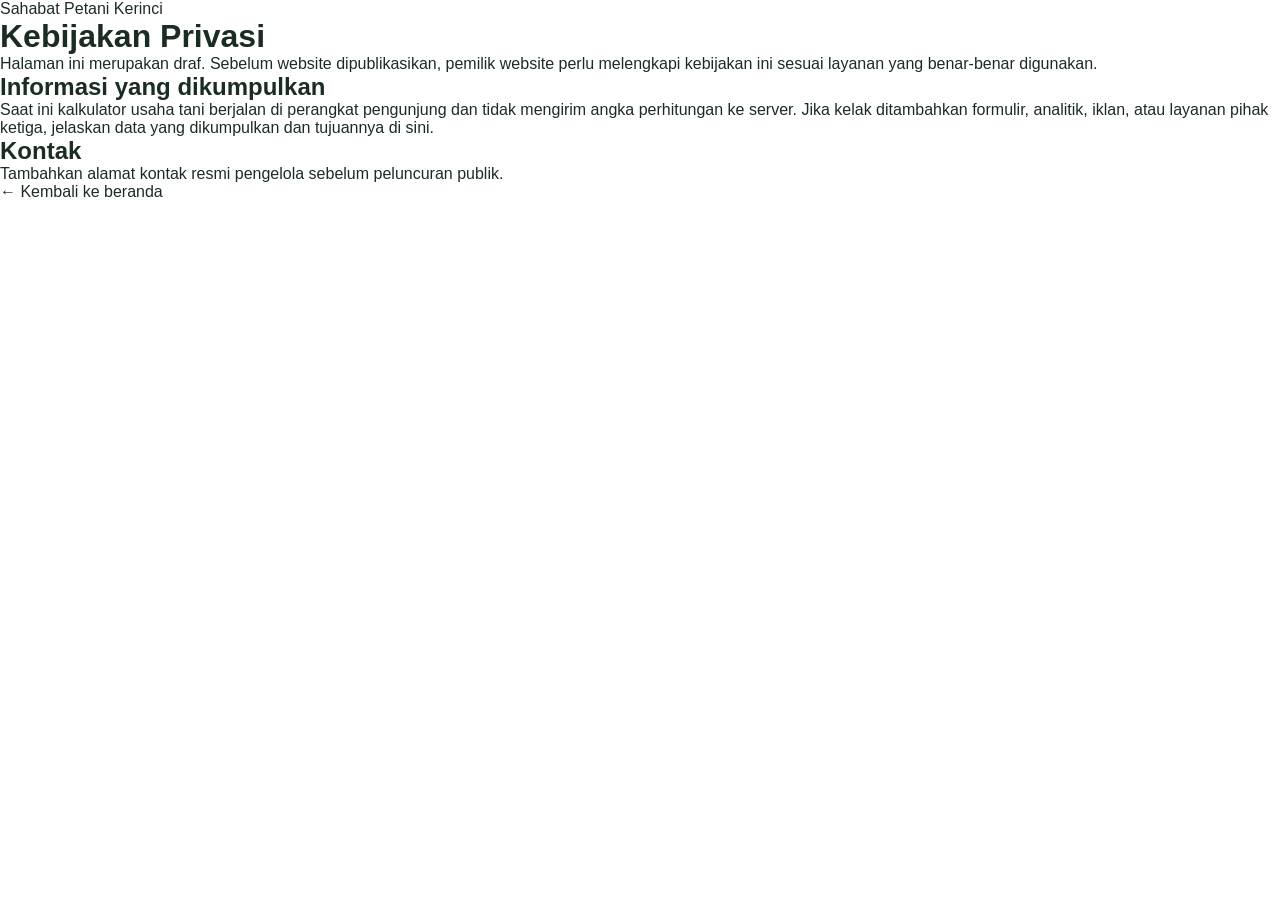
<file: privacy.html>
<!doctype html><html lang="id"><head><meta charset="utf-8"><meta name="viewport" content="width=device-width,initial-scale=1"><title>Kebijakan Privasi | Sahabat Petani Kerinci</title><link rel="stylesheet" href="styles.css"></head><body><main class="section"><p class="eyebrow">Sahabat Petani Kerinci</p><h1>Kebijakan Privasi</h1><p>Halaman ini merupakan draf. Sebelum website dipublikasikan, pemilik website perlu melengkapi kebijakan ini sesuai layanan yang benar-benar digunakan.</p><h2>Informasi yang dikumpulkan</h2><p>Saat ini kalkulator usaha tani berjalan di perangkat pengunjung dan tidak mengirim angka perhitungan ke server. Jika kelak ditambahkan formulir, analitik, iklan, atau layanan pihak ketiga, jelaskan data yang dikumpulkan dan tujuannya di sini.</p><h2>Kontak</h2><p>Tambahkan alamat kontak resmi pengelola sebelum peluncuran publik.</p><a href="index.html">← Kembali ke beranda</a></main></body></html>
</file>
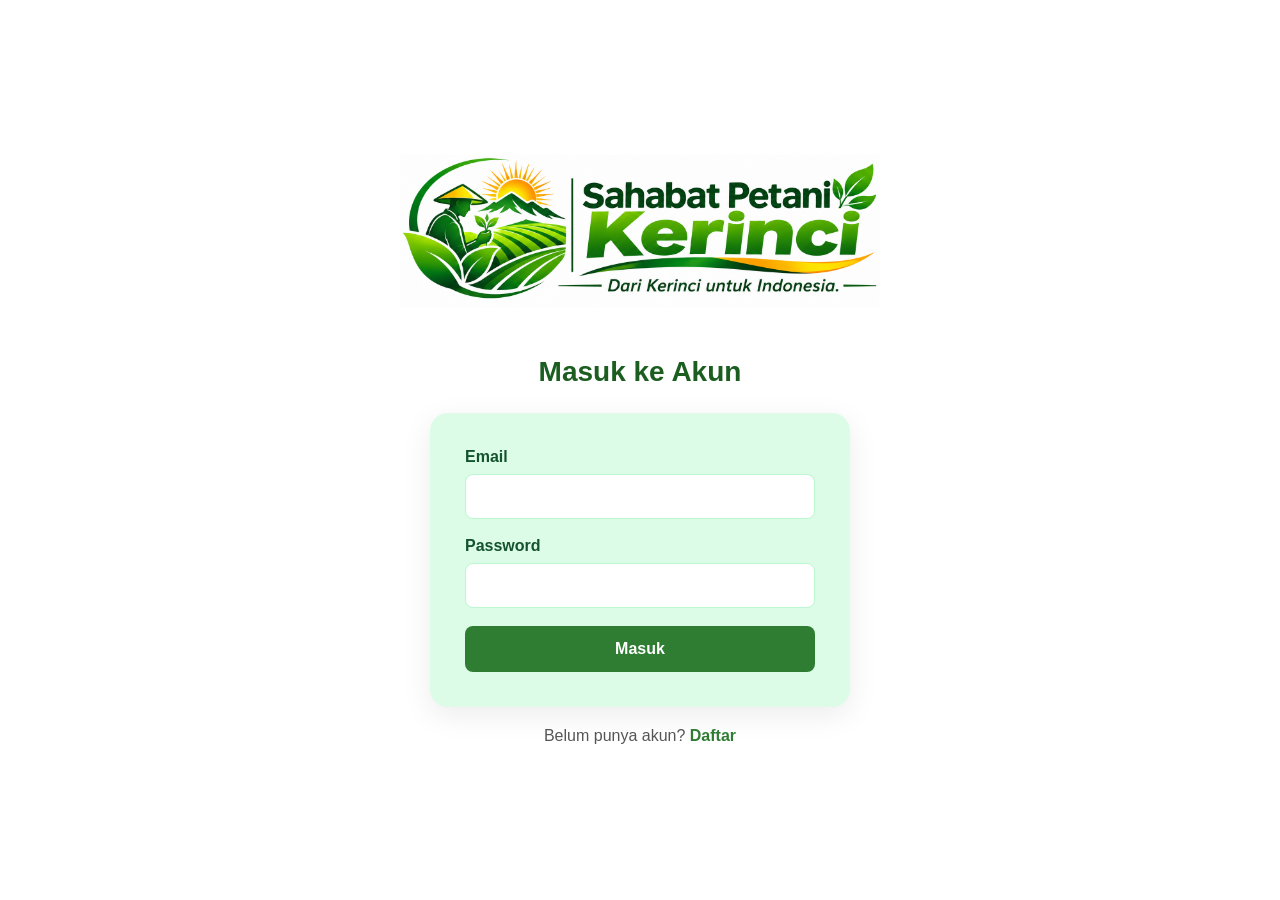
<file: pages/login.html>
<!DOCTYPE html><html lang="id">
<head>
  <meta charset="UTF-8">
  <meta name="viewport" content="width=device-width, initial-scale=1.0">
  <title>Masuk - Sahabat Petani Kerinci</title>
  <link rel="stylesheet" href="auth.css">
</head>
<body>  <div class="brand">
    <div class="brand-logo">
      <img src="../logo-sahabat-petani-kerinci.png"
           alt="Logo Sahabat Petani Kerinci">
    </div>
  </div>  <h2>Masuk ke Akun</h2>  <form id="loginForm">
    <label>Email</label>
    <input type="email" id="email" required><label>Password</label>
<input type="password" id="password" required>

<button type="submit">Masuk</button>

  </form>  <p>Belum punya akun? <a href="register.html">Daftar</a></p>  <script src="../auth.js"></script></body>
</html>
</file>
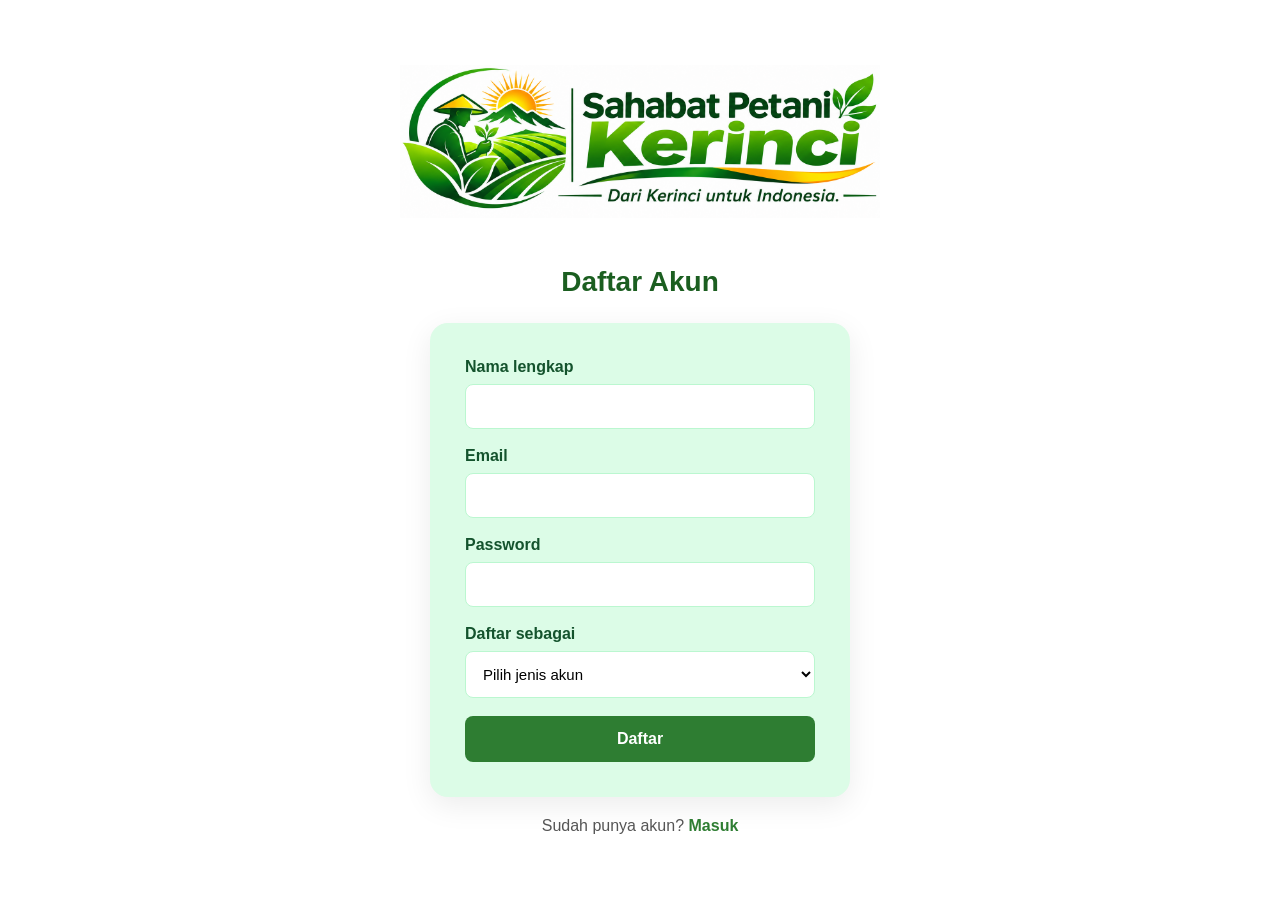
<file: pages/register.html>
<!DOCTYPE html><html lang="id">
<head>
  <meta charset="UTF-8">
  <meta name="viewport" content="width=device-width, initial-scale=1.0">
  <title>Daftar - Sahabat Petani Kerinci</title>
  <link rel="stylesheet" href="auth.css">
</head>
<body>  <div class="brand">
    <div class="brand-logo">
      <img src="../logo-sahabat-petani-kerinci.png"
           alt="Logo Sahabat Petani Kerinci">
    </div>
  </div>  <h2>Daftar Akun</h2>  <form id="registerForm">
    <label>Nama lengkap</label>
    <input type="text" id="name" required><label>Email</label>
<input type="email" id="email" required>

<label>Password</label>
<input type="password" id="password" minlength="８" required>

<label>Daftar sebagai</label>
<select id="role" required>
  <option value="">Pilih jenis akun</option>
  <option value="buyer">Pembeli</option>
  <option value="seller">Penjual</option>
</select>

<button type="submit">Daftar</button>

  </form>  <p>Sudah punya akun? <a href="login.html">Masuk</a></p>  <script src="../auth.js"></script></body>
</html>
</file>
<file: styles.css>
:root {
    --green: #176b45;
    --dark: #103d2a;
    --light: #f2f7ef;
    --text: #1b2d22;
}

* {
    margin: 0;
    padding: 0;
    box-sizing: border-box;
}

body {
    font-family: 'DM Sans', sans-serif;
    color: var(--text);
}

.container {
    width: 90%;
    max-width: 1200px;
    margin: auto;
}

a {
    text-decoration: none;
    color: inherit;
}

/* HEADER */

.header {
    background: white;
    position: sticky;
    top: 0;
    z-index: 100;
}

.header-content {
    min-height: 80px;
    display: flex;
    align-items: center;
    justify-content: space-between;
    gap: 25px;
}

.logo {
    display: flex;
    align-items: center;
    gap: 10px;
}

.logo span {
    font-size: 32px;
}

.logo strong {
    display: block;
    color: var(--dark);
    font-size: 17px;
}

.logo small {
    font-size: 9px;
    letter-spacing: 2px;
    color: gray;
}

.search-box {
    display: flex;
    flex: 1;
    max-width: 500px;
    border: 1px solid #ddd;
    border-radius: 10px;
    overflow: hidden;
}

.search-box input {
    flex: 1;
    padding: 13px;
    border: none;
    outline: none;
}

.search-box button {
    background: var(--green);
    color: white;
    border: none;
    padding: 0 22px;
    cursor: pointer;
}

.header-actions {
    display: flex;
    align-items: center;
    gap: 15px;
    font-size: 13px;
}

.register-btn {
    background: var(--green);
    color: white;
    padding: 11px 17px;
    border-radius: 8px;
}

.navigation {
    border-top: 1px solid #eee;
}

.nav-links {
    display: flex;
    gap: 30px;
    padding: 15px 0;
    font-size: 12px;
}

/* HERO */

.hero {
    background: var(--light);
    padding: 65px 0;
}

.hero-content {
    display: grid;
    grid-template-columns: 1fr 1fr;
    align-items: center;
    gap: 45px;
}

.badge,
.section-heading span {
    color: var(--green);
    font-size: 11px;
    font-weight: 800;
    letter-spacing: 2px;
}

.hero h1 {
    font-size: clamp(35px, 5vw, 55px);
    line-height: 1.15;
    color: var(--dark);
    margin: 20px 0;
}

.hero h1 span {
    color: #70a84c;
}

.hero p {
    color: #758078;
    line-height: 1.8;
    font-size: 14px;
}

.hero-buttons {
    display: flex;
    gap: 12px;
    margin-top: 28px;
}

.primary-btn,
.secondary-btn {
    padding: 14px 20px;
    border-radius: 9px;
    font-size: 12px;
    font-weight: 700;
}

.primary-btn {
    background: var(--green);
    color: white;
}

.secondary-btn {
    background: white;
    color: var(--green);
}

.hero-image img {
    width: 100%;
    height: 340px;
    object-fit: cover;
    border-radius: 25px;
}

/* CATEGORIES */

.categories {
    padding-top: 65px;
    padding-bottom: 65px;
}

.section-heading {
    margin-bottom: 28px;
}

.section-heading h2 {
    font-size: 27px;
    color: var(--dark);
    margin: 10px 0;
}

.section-heading p {
    font-size: 13px;
    color: #89928b;
}

.category-grid {
    display: grid;
    grid-template-columns: repeat(6, 1fr);
    gap: 15px;
}

.category-grid a {
    border: 1px solid #e9eee8;
    border-radius: 14px;
    padding: 25px 10px;
    text-align: center;
    transition: .2s;
}

.category-grid a:hover {
    border-color: var(--green);
    transform: translateY(-4px);
}

.category-grid span {
    display: block;
    font-size: 35px;
    margin-bottom: 12px;
}

.category-grid strong {
    font-size: 12px;
}

/* PRODUCTS */

.products-section {
    background: #f8faf6;
    padding: 65px 0;
}

.product-grid {
    display: grid;
    grid-template-columns: repeat(4, 1fr);
    gap: 20px;
}

.product-card {
    background: white;
    border-radius: 14px;
    overflow: hidden;
    border: 1px solid #eee;
}

.product-card img {
    width: 100%;
    height: 180px;
    object-fit: cover;
}

.product-info {
    padding: 15px;
}

.product-info h3 {
    font-size: 14px;
    margin-bottom: 10px;
}

.product-price {
    color: var(--green);
    font-weight: 800;
    font-size: 16px;
}

.product-location {
    font-size: 11px;
    color: gray;
    margin-top: 10px;
}

/* SELLER */

.seller-section {
    padding: 65px 0;
}

.seller-content {
    background: var(--dark);
    color: white;
    padding: 45px;
    border-radius: 20px;
    display: flex;
    justify-content: space-between;
    align-items: center;
}

.seller-content span {
    color: #a9d18e;
    font-size: 11px;
    font-weight: bold;
}

.seller-content h2 {
    font-size: 28px;
    margin: 15px 0;
}

.seller-content p {
    color: #cbd9ce;
    font-size: 13px;
    line-height: 1.7;
}

.seller-content a {
    display: inline-block;
    margin-top: 20px;
    background: white;
    color: var(--dark);
    padding: 13px 18px;
    border-radius: 8px;
    font-size: 12px;
    font-weight: bold;
}

.seller-icon {
    font-size: 85px;
}

/* CORPORATE FOOTER */

.corporate-footer {
background: #102f24;
color: #ffffff;
padding: 65px 0 0;
}

.corporate-footer-grid {
display: grid;
grid-template-columns: 1.3fr 1fr 0.8fr;
gap: 55px;
padding-bottom: 55px;
}

.corporate-logo {
width: 190px;
max-width: 100%;
height: auto;
display: block;
margin-bottom: 22px;
}

.corporate-description {
max-width: 340px;
color: #c2d2c8;
font-size: 13px;
line-height: 1.9;
}

.corporate-tagline {
display: inline-block;
margin-top: 22px;
color: #d8bd76;
font-size: 10px;
font-weight: 700;
letter-spacing: 2px;
}

.corporate-footer h3 {
color: #d8bd76;
font-size: 12px;
letter-spacing: 2px;
margin-bottom: 25px;
}

.business-item {
display: flex;
align-items: center;
gap: 15px;
}

.business-item img {
width: 75px;
height: 75px;
object-fit: contain;
background: #ffffff;
border-radius: 10px;
padding: 5px;
}

.business-item strong,
.corporate-founder strong {
display: block;
font-size: 13px;
color: #ffffff;
margin-bottom: 7px;
}

.business-item p,
.corporate-founder p {
color: #b7c9bd;
font-size: 11px;
line-height: 1.8;
margin-bottom: 17px;
}

.corporate-founder {
border-left: 1px solid #355346;
padding-left: 30px;
}

.corporate-bottom {
border-top: 1px solid #355346;
padding: 22px 0;
display: flex;
justify-content: space-between;
gap: 15px;
color: #aebfb4;
font-size: 10px;
letter-spacing: 0.5px;
}

/* MOBILE CORPORATE FOOTER */

@media(max-width: 800px) {
.corporate-footer {
padding-top: 40px;
}

.corporate-footer-grid {
    grid-template-columns: 1fr;
    gap: 35px;
    padding-bottom: 35px;
}

.corporate-founder {
    border-left: none;
    border-top: 1px solid #355346;
    padding-left: 0;
    padding-top: 25px;
}

.corporate-bottom {
    flex-direction: column;
    text-align: center;
    line-height: 1.8;
}

.corporate-logo {
    width: 160px;
}

}
/* MOBILE */

@media(max-width: 800px) {
    .header-content {
        flex-wrap: wrap;
        padding: 15px 0;
    }

    .search-box {
        order: 3;
        flex-basis: 100%;
        max-width: none;
    }

    .hero-content {
        grid-template-columns: 1fr;
    }

    .category-grid {
        grid-template-columns: repeat(3, 1fr);
    }

    .product-grid {
        grid-template-columns: repeat(2, 1fr);
    }

    .hero-image img {
        height: 250px;
    }
}

@media(max-width: 480px) {
    .container {
        width: 92%;
    }

    .nav-links {
        overflow-x: auto;
        white-space: nowrap;
        gap: 20px;
    }

    .category-grid {
        grid-template-columns: repeat(2, 1fr);
    }

    .product-grid {
        gap: 10px;
    }

    .product-card img {
        height: 130px;
    }

    .seller-content {
        padding: 25px;
    }

    .seller-content h2 {
        font-size: 22px;
    }

    .seller-icon {
        display: none;
    }

    .footer-content {
        flex-direction: column;
        gap: 25px;
    }
}
/* CORPORATE FOOTER - CLEAN VERSION */

.corporate-footer {
    background: #ffffff;
    color: #26382e;
    padding: 55px 0 0;
}

.corporate-footer-grid {
    display: grid;
    grid-template-columns: 1.2fr 1fr 0.8fr;
    gap: 35px;
    align-items: start;
    padding-bottom: 45px;
}

.corporate-about,
.corporate-business,
.corporate-founder {
    min-width: 0;
}

.corporate-logo {
    width: 190px;
    max-width: 100%;
    height: auto;
    display: block;
    margin-bottom: 20px;
}

.corporate-description {
    max-width: 340px;
    color: #66756c;
    font-size: 13px;
    line-height: 1.9;
}

.corporate-tagline {
    display: inline-block;
    margin-top: 18px;
    color: #9a7b35;
    font-size: 10px;
    font-weight: 700;
    letter-spacing: 2px;
}

.corporate-footer h3 {
    color: #527a5e;
    font-size: 12px;
    letter-spacing: 2px;
    margin-bottom: 22px;
}

.business-item {
    display: flex;
    flex-direction: column;
    align-items: flex-start;
    gap: 12px;
}

.business-item img {
    width: 130px;
    height: 130px;
    object-fit: contain;
}

.business-item strong,
.corporate-founder strong {
    display: block;
    color: #26382e;
    font-size: 13px;
    margin-bottom: 7px;
}

.business-item p,
.corporate-founder p {
    color: #718078;
    font-size: 11px;
    line-height: 1.8;
    margin-bottom: 17px;
}

.corporate-founder {
    border-left: 1px solid #e5ebe6;
    padding-left: 25px;
}

.corporate-bottom {
    border-top: 1px solid #e5ebe6;
    padding: 22px 0;
    display: flex;
    justify-content: space-between;
    gap: 15px;
    color: #87938b;
    font-size: 10px;
    letter-spacing: 0.5px;
}

/* RESPONSIVE FOOTER */

@media (max-width: 800px) {
    .corporate-footer {
        padding-top: 40px;
    }

    .corporate-footer-grid {
        grid-template-columns: 1fr;
        gap: 30px;
        padding-bottom: 35px;
    }

    .corporate-founder {
        border-left: none;
        border-top: 1px solid #e5ebe6;
        padding-left: 0;
        padding-top: 25px;
    }

    .corporate-logo {
        width: 160px;
    }

    .corporate-bottom {
        flex-direction: column;
        text-align: center;
        line-height: 1.8;
    }
}
</file>
<file: marketplace.css>
/* =====================================
   SAHABAT PETANI KERINCI
   MARKETPLACE STYLESHEET
===================================== */

.market-wrap {
    width: min(1120px, 92%);
    margin: 0 auto;
}

/* HERO */

.market-hero {
    padding: 75px 30px;
    margin: 25px 0 55px;
    border-radius: 24px;
    background: linear-gradient(135deg, #e8f5e9, #f4f8ed);
}

.market-hero h1 {
    font-size: clamp(2rem, 5vw, 3.5rem);
    line-height: 1.2;
    margin: 15px 0;
    color: #183b25;
}

.market-hero h1 em {
    color: #39834c;
    font-style: normal;
}

.market-hero > p:not(.eyebrow) {
    max-width: 600px;
    line-height: 1.8;
    color: #526257;
    margin-bottom: 25px;
}

/* SECTION */

.market-section {
    margin: 65px 0;
    scroll-margin-top: 90px;
}

.market-section h2 {
    color: #21452d;
    font-size: clamp(1.5rem, 4vw, 2rem);
}

.eyebrow {
    color: #4b8b55;
    font-size: 0.78rem;
    font-weight: 800;
    letter-spacing: 2px;
}

/* HEADING */

.market-heading {
    display: flex;
    justify-content: space-between;
    align-items: center;
    gap: 15px;
    margin-bottom: 25px;
}

/* BUTTON */

.btn {
    display: inline-flex;
    justify-content: center;
    align-items: center;
    padding: 12px 22px;
    border: none;
    border-radius: 10px;
    text-decoration: none;
    font-weight: 700;
    cursor: pointer;
    transition: 0.2s ease;
}

.btn:hover {
    transform: translateY(-2px);
    opacity: 0.9;
}

.btn.primary {
    background: #287a3e;
    color: white;
}

.btn.secondary {
    background: #e8f2e9;
    color: #28623a;
}

.btn.full {
    width: 100%;
}

/* SEARCH AND FILTER */

.market-tools {
    display: grid;
    grid-template-columns: 1fr 220px;
    gap: 12px;
    margin-bottom: 20px;
}

.market-tools input,
.market-tools select {
    width: 100%;
    padding: 13px 15px;
    border: 1px solid #d8e2d9;
    border-radius: 10px;
    background: white;
    font-size: 0.95rem;
}

/* PRODUCT GRID */

.product-grid {
    display: grid;
    grid-template-columns: repeat(3, minmax(0, 1fr));
    gap: 22px;
}

.product-card {
    overflow: hidden;
    border: 1px solid #e5ebe5;
    border-radius: 16px;
    background: white;
    box-shadow: 0 5px 18px rgba(0, 0, 0, 0.05);
    transition: 0.2s ease;
}

.product-card:hover {
    transform: translateY(-4px);
    box-shadow: 0 10px 25px rgba(0, 0, 0, 0.09);
}

.product-card img {
    width: 100%;
    height: 190px;
    object-fit: cover;
}

.product-info {
    padding: 17px;
}

.product-info h3 {
    margin: 0 0 10px;
    color: #24452d;
    font-size: 1.1rem;
}

.product-price {
    color: #287a3e;
    font-size: 1.15rem;
    font-weight: 800;
    margin: 10px 0;
}

.product-location {
    color: #718075;
    font-size: 0.88rem;
}

.empty-message {
    padding: 25px;
    text-align: center;
    color: #718075;
    background: #f5f8f5;
    border-radius: 12px;
}

/* ACCOUNT */

.account-section,
.seller-section {
    display: grid;
    grid-template-columns: 1fr 1fr;
    align-items: start;
    gap: 35px;
}

.account-card,
.seller-card {
    padding: 25px;
    border: 1px solid #e2eae2;
    border-radius: 17px;
    background: white;
    box-shadow: 0 5px 20px rgba(0, 0, 0, 0.04);
}

/* FORM TABS */

.form-tabs {
    display: flex;
    gap: 10px;
    margin-bottom: 22px;
}

.form-tabs button {
    flex: 1;
    padding: 11px;
    border: none;
    border-radius: 9px;
    background: #eef3ee;
    color: #34543b;
    font-weight: 700;
    cursor: pointer;
}

.form-tabs button.active {
    background: #287a3e;
    color: white;
}

/* FORM */

.account-card form,
.seller-card {
    display: flex;
    flex-direction: column;
    gap: 16px;
}

.account-card label,
.seller-card label {
    display: flex;
    flex-direction: column;
    gap: 7px;
    color: #344a38;
    font-size: 0.92rem;
    font-weight: 600;
}

.account-card input,
.seller-card input,
.seller-card select,
.seller-card textarea {
    width: 100%;
    box-sizing: border-box;
    padding: 12px 13px;
    border: 1px solid #d7e1d8;
    border-radius: 9px;
    background: white;
    font: inherit;
}

.account-card input:focus,
.seller-card input:focus,
.seller-card select:focus,
.seller-card textarea:focus,
.market-tools input:focus {
    outline: 2px solid #a7d5ad;
    border-color: #39834c;
}

.seller-card textarea {
    resize: vertical;
}

.form-row {
    display: grid;
    grid-template-columns: repeat(3, 1fr);
    gap: 12px;
}

/* ACCOUNT INFO */

#auth-message,
#product-message,
#products-status {
    color: #657568;
    font-size: 0.9rem;
    line-height: 1.6;
}

#signed-in {
    margin-top: 20px;
    padding: 17px;
    border-radius: 12px;
    background: #f0f7f0;
}

#signed-in button {
    margin: 5px 5px 5px 0;
}

/* MY PRODUCTS */

.my-products-section {
    grid-column: 1 / -1;
    margin-top: 25px;
}

.my-products-section h3 {
    color: #24452d;
    margin-bottom: 20px;
}

/* DISCLAIMER */

.market-disclaimer {
    margin: 50px 0;
    padding: 18px 22px;
    border-left: 4px solid #d5a642;
    border-radius: 8px;
    background: #fff9e9;
    color: #71613a;
    font-size: 0.9rem;
    line-height: 1.7;
}

/* RESPONSIVE */

@media (max-width: 800px) {
    .product-grid {
        grid-template-columns: repeat(2, minmax(0, 1fr));
    }

    .account-section,
    .seller-section {
        grid-template-columns: 1fr;
    }
}

@media (max-width: 550px) {
    .market-hero {
        padding: 45px 22px;
    }

    .market-heading {
        align-items: flex-start;
        flex-direction: column;
    }

    .market-tools {
        grid-template-columns: 1fr;
    }

    .product-grid {
        grid-template-columns: 1fr;
    }

    .form-row {
        grid-template-columns: 1fr;
    }

    .account-card,
    .seller-card {
        padding: 18px;
    }

    .market-section {
        margin: 45px 0;
    }
}
</file>
<file: pages/auth.css>
* {
  margin: 0;
  padding: 0;
  box-sizing: border-box;
  }

body {
font-family: Arial, sans-serif;
display: flex;
flex-direction: column;
justify-content: center;
align-items: center;
min-height: 100vh;
padding: 20px;
background: #ffffff;
}

.brand {
text-align: center;
margin-bottom: 28px;
}

.brand-logo {
width: 100%;
max-width: 480px;
height: auto;
margin: 0 auto 20px;
display: block;
background: transparent;
box-shadow: none;
border-radius: 0;
}

.brand-logo img {
display: block;
width: 100%;
height: auto;
object-fit: contain;
}

h2 {
color: #1b5e20;
text-align: center;
margin-bottom: 25px;
font-size: 28px;
}

form {
background: #dcfce7;
width: 100%;
max-width: 420px;
padding: 35px;
border-radius: 18px;
box-shadow: 0 8px 30px rgba(0, 0, 0, 0.08);
}

label {
display: block;
color: #14532d;
font-weight: 600;
margin-bottom: 8px;
}

input,
select {
width: 100%;
padding: 13px;
border: 1px solid #bbf7d0;
border-radius: 8px;
font-size: 15px;
outline: none;
margin-bottom: 18px;
background: #ffffff;
}

input:focus,
select:focus {
border-color: #2e7d32;
background: #ffffff;
}

button {
width: 100%;
padding: 14px;
background: #2e7d32;
color: white;
border: none;
border-radius: 8px;
font-size: 16px;
font-weight: bold;
cursor: pointer;
transition: 0.3s;
}

button:hover {
background: #1b5e20;
}

p {
text-align: center;
margin-top: 20px;
color: #555;
}

a {
color: #2e7d32;
font-weight: bold;
text-decoration: none;
}

a:hover {
text-decoration: underline;
}

@media (max-width: 480px) {
form {
padding: 25px 20px;
}

h2 {
font-size: 24px;
}
}
</file>
